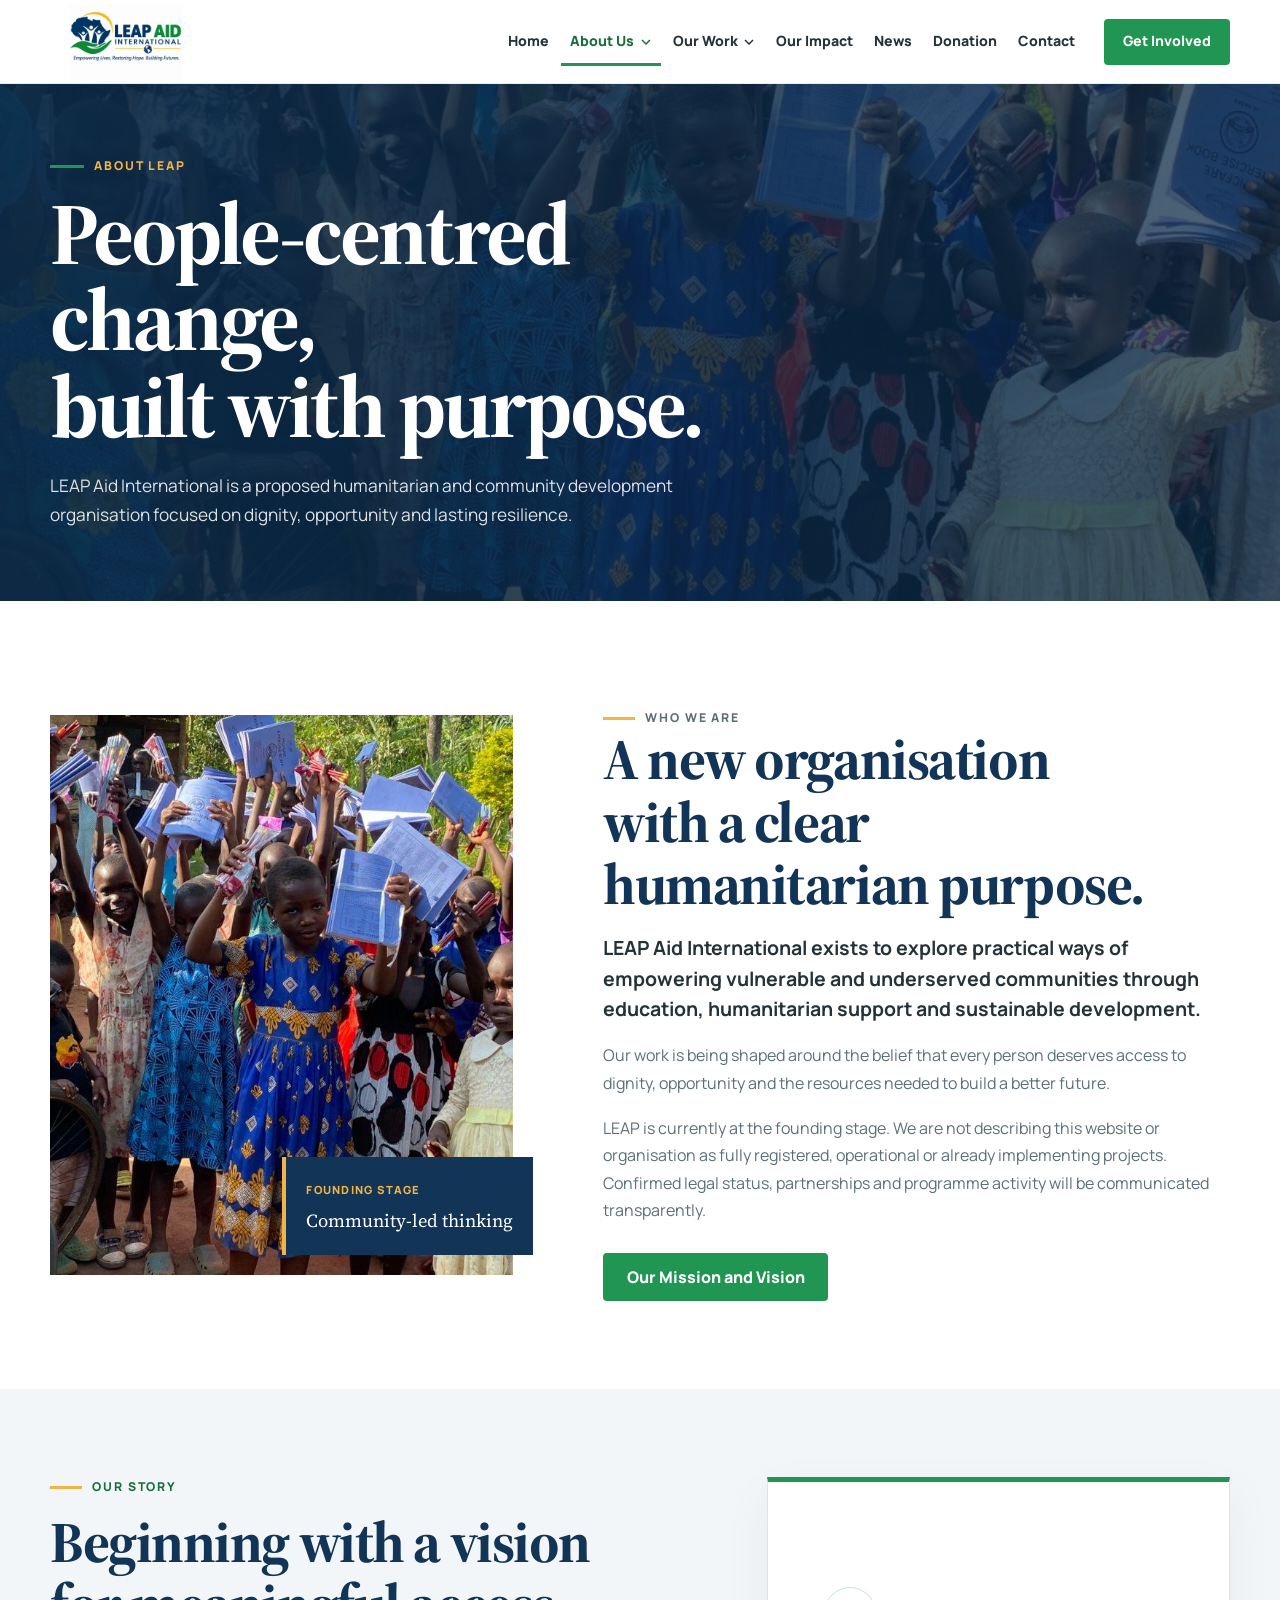
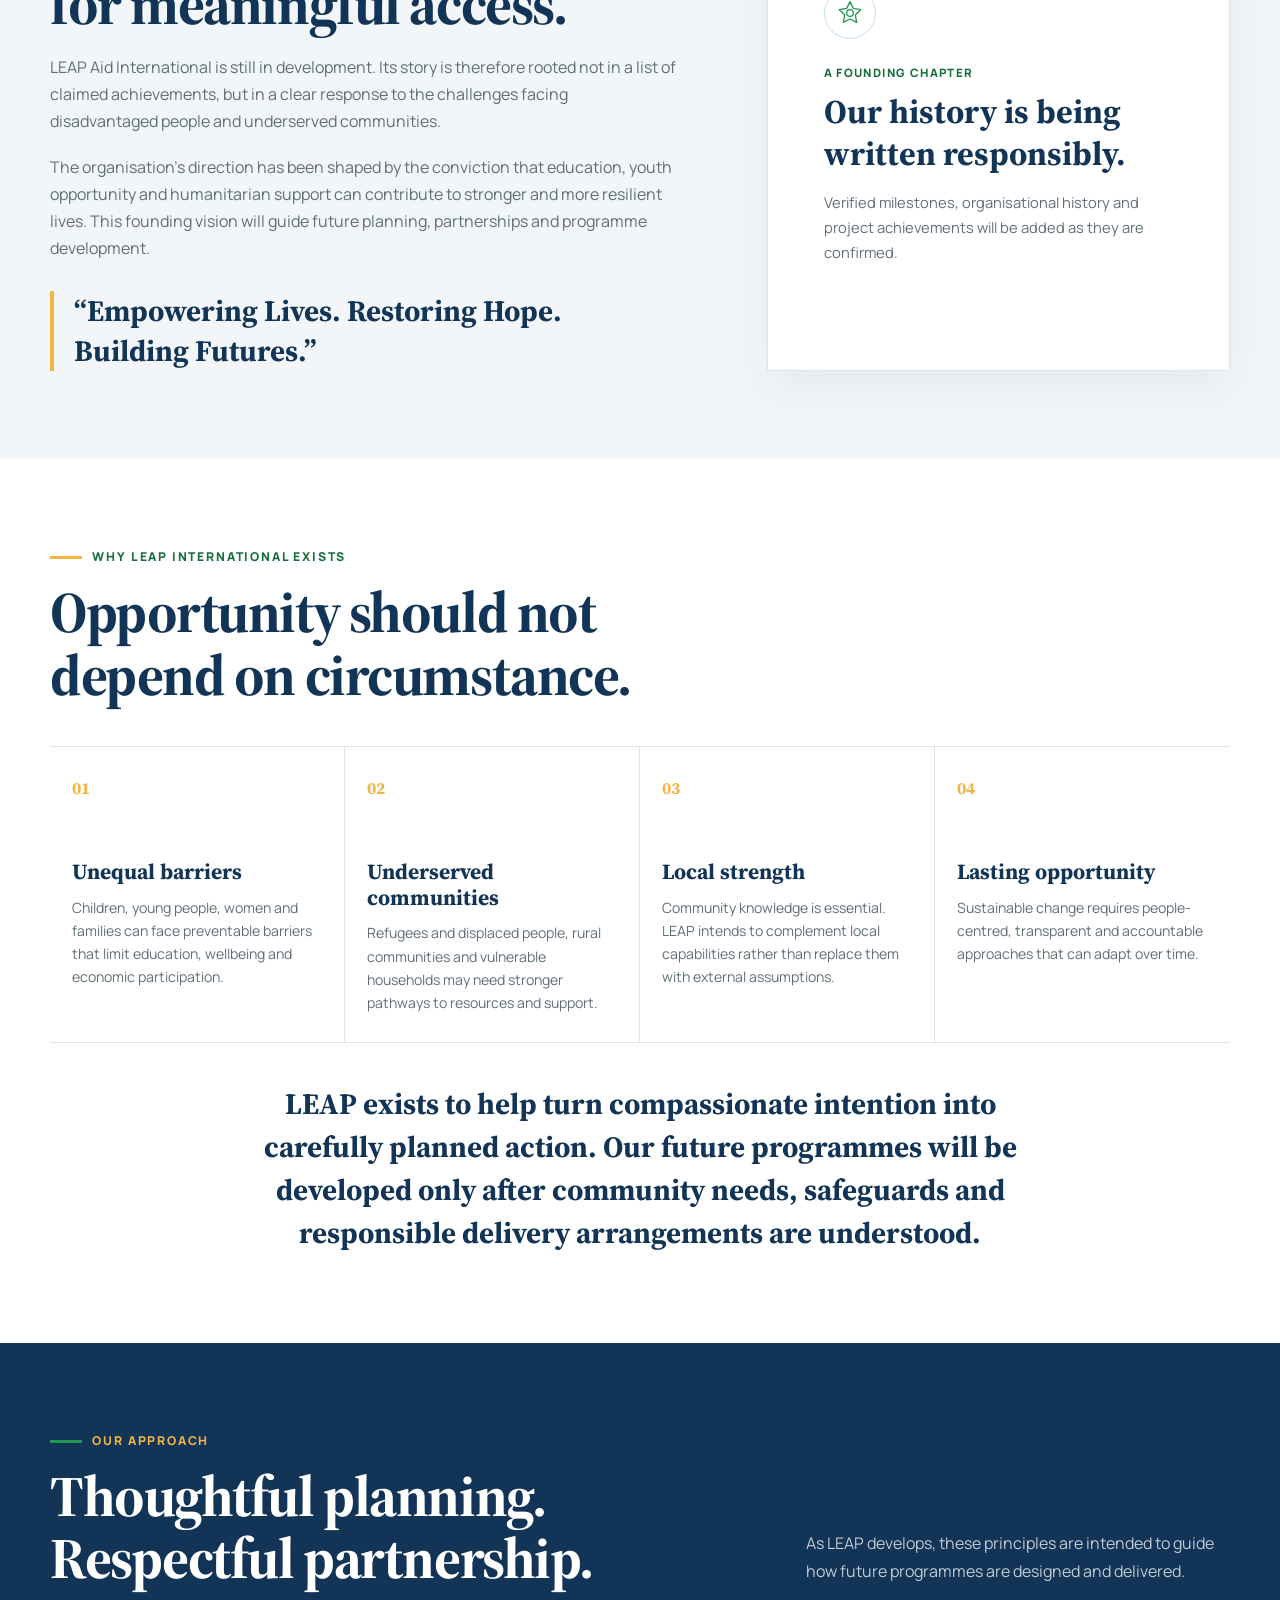
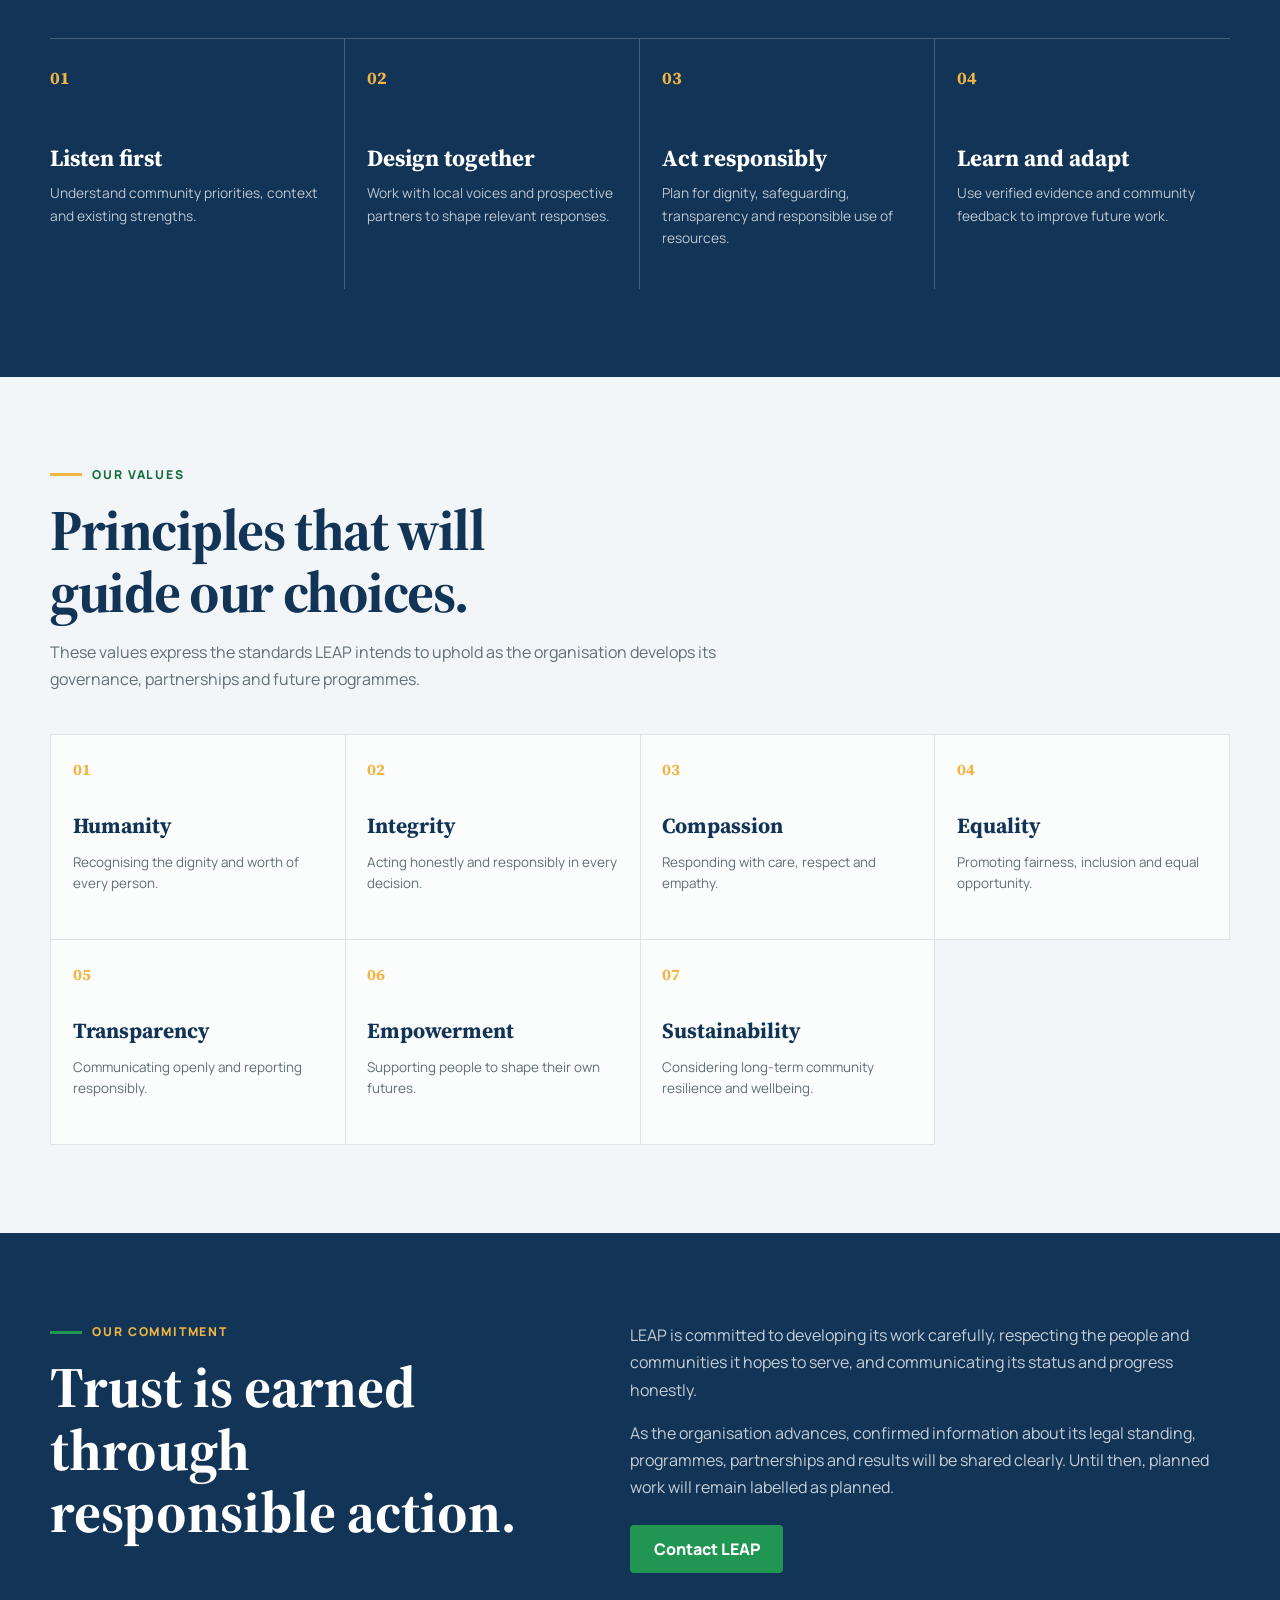
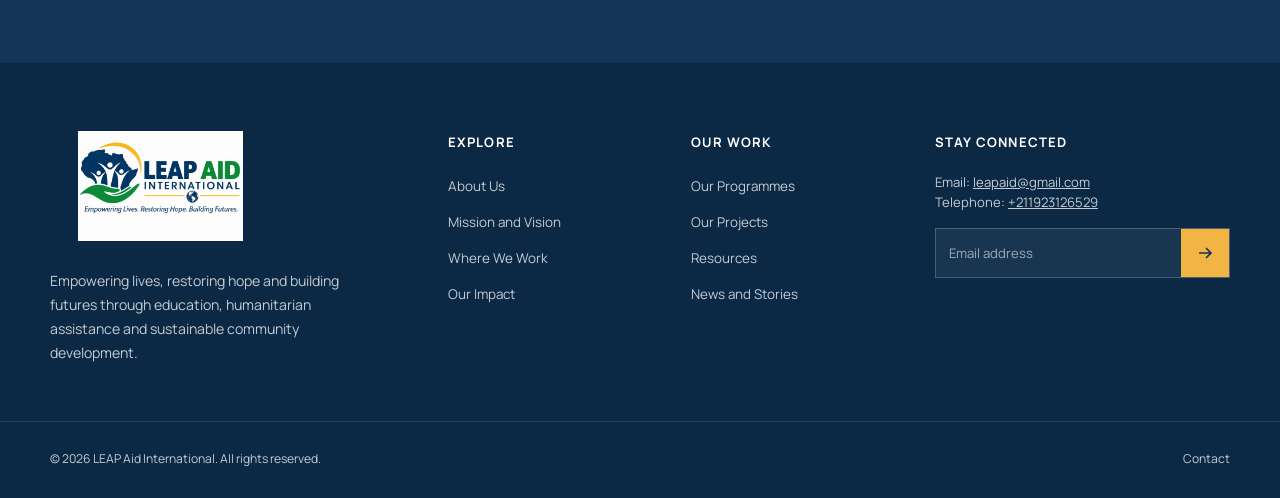
<file: about.html>
<!doctype html>
<html lang="en">
  <head>
    <meta charset="utf-8">
    <meta name="viewport" content="width=device-width, initial-scale=1">
    <meta
      name="description"
      content="Learn about LEAP Aid International, a proposed humanitarian and community development organisation."
    >
    <title>About Us | LEAP Aid International</title>

    <link rel="preconnect" href="https://fonts.googleapis.com">
    <link rel="preconnect" href="https://fonts.gstatic.com" crossorigin>
    <link
      href="https://fonts.googleapis.com/css2?family=Manrope:wght@400;500;600;700;800&family=Source+Serif+4:opsz,wght@8..60,600;8..60,700&display=swap"
      rel="stylesheet"
    >
    <link rel="stylesheet" href="css/style.css">
    <script src="js/script.js" defer></script>
  </head>
  <body>
    <a class="skip-link" href="#main-content">Skip to main content</a>

    <header class="site-header" data-header>
      <div class="container header-inner">
        <a class="brand" href="index.html" aria-label="LEAP Aid International home">
          <span class="brand-mark" aria-hidden="true">
            <span>LA</span>
          </span>
          <span class="brand-text">
            <strong>LEAP Aid</strong>
            <span>International</span>
          </span>
        </a>

        <button
          class="menu-toggle"
          type="button"
          aria-controls="primary-navigation"
          aria-expanded="false"
          data-menu-toggle
        >
          <span class="menu-toggle-label">Menu</span>
          <span class="menu-toggle-icon" aria-hidden="true">
            <span></span>
            <span></span>
            <span></span>
          </span>
        </button>

        <nav
          class="primary-navigation"
          id="primary-navigation"
          aria-label="Primary navigation"
          data-navigation
        >
          <ul class="nav-list">
            <li><a class="nav-link" href="index.html">Home</a></li>

            <li class="nav-item-dropdown" data-dropdown>
              <button
                class="nav-link dropdown-toggle active"
                type="button"
                aria-expanded="false"
                aria-controls="about-menu"
                aria-current="page"
              >
                About Us
                <svg class="dropdown-icon" viewBox="0 0 12 12" aria-hidden="true">
                  <path d="M2 4l4 4 4-4" fill="none" stroke="currentColor" stroke-width="1.5"/>
                </svg>
              </button>
              <ul class="dropdown-menu" id="about-menu">
                <li><a href="about.html" aria-current="page">About</a></li>
                <li><a href="mission-vision.html">Mission and Vision</a></li>
                <li><a href="where-we-work.html">Where We Work</a></li>
              </ul>
            </li>

            <li class="nav-item-dropdown" data-dropdown>
              <button
                class="nav-link dropdown-toggle"
                type="button"
                aria-expanded="false"
                aria-controls="work-menu"
              >
                Our Work
                <svg class="dropdown-icon" viewBox="0 0 12 12" aria-hidden="true">
                  <path d="M2 4l4 4 4-4" fill="none" stroke="currentColor" stroke-width="1.5"/>
                </svg>
              </button>
              <ul class="dropdown-menu" id="work-menu">
                <li><a href="programmes.html">Programmes</a></li>
                <li><a href="projects.html">Projects</a></li>
                <li><a href="resources.html">Resources</a></li>
              </ul>
            </li>

            <li><a class="nav-link" href="impact.html">Our Impact</a></li>
            <li><a class="nav-link" href="news.html">News</a></li>
            <li><a class="nav-link" href="donate.html">Donation</a></li>
            <li><a class="nav-link" href="contact.html">Contact</a></li>
          </ul>

          <a class="button button-primary header-cta" href="get-involved.html">
            Get Involved
          </a>
        </nav>
      </div>
    </header>

    <main id="main-content">
      <section class="page-hero page-hero-about" aria-labelledby="about-page-title">
        <div class="container page-hero-inner">
          <p class="page-hero-eyebrow">About LEAP</p>
          <h1 id="about-page-title">People-centred change,<br>built with purpose.</h1>
          <p>
            LEAP Aid International is a proposed humanitarian and community development
            organisation focused on dignity, opportunity and lasting resilience.
          </p>
        </div>
      </section>

      <section class="about-who section" aria-labelledby="who-we-are-title">
        <div class="container about-who-grid">
          <div class="about-who-media">
            <img
              src="images/hero.jfif"
              alt="Stock photograph of community members gathered together"
              width="900"
              height="1100"
              loading="eager"
            >
            <div class="about-who-caption">
              <span>Founding stage</span>
              <p>Community-led thinking</p>
            </div>
          </div>

          <div class="about-who-content">
            <p class="section-eyebrow">Who We Are</p>
            <h2 id="who-we-are-title">A new organisation with a clear humanitarian purpose.</h2>
            <p class="about-who-lead">
              LEAP Aid International exists to explore practical ways of empowering vulnerable
              and underserved communities through education, humanitarian support and sustainable development.
            </p>
            <p>
              Our work is being shaped around the belief that every person deserves access to
              dignity, opportunity and the resources needed to build a better future.
            </p>
            <p>
              LEAP is currently at the founding stage. We are not describing this website or
              organisation as fully registered, operational or already implementing projects.
              Confirmed legal status, partnerships and programme activity will be communicated transparently.
            </p>
            <a class="button button-primary" href="mission-vision.html">Our Mission and Vision</a>
          </div>
        </div>
      </section>

      <section class="about-story section" aria-labelledby="our-story-title">
        <div class="container about-story-grid">
          <div class="about-story-content">
            <p class="section-eyebrow">Our Story</p>
            <h2 id="our-story-title">Beginning with a vision for meaningful access.</h2>
            <p>
              LEAP Aid International is still in development. Its story is therefore rooted
              not in a list of claimed achievements, but in a clear response to the challenges
              facing disadvantaged people and underserved communities.
            </p>
            <p>
              The organisation’s direction has been shaped by the conviction that education,
              youth opportunity and humanitarian support can contribute to stronger and more
              resilient lives. This founding vision will guide future planning, partnerships
              and programme development.
            </p>
            <blockquote>
              “Empowering Lives. Restoring Hope. Building Futures.”
            </blockquote>
          </div>

          <aside class="story-note" aria-label="About our organisational history">
            <span class="story-note-icon" aria-hidden="true">
              <svg viewBox="0 0 48 48">
                <path d="M24 7l5 10 11 2-8 8 2 11-10-5-10 5 2-11-8-8 11-2z" fill="none" stroke="currentColor" stroke-width="2" stroke-linejoin="round"/>
                <circle cx="24" cy="24" r="5" fill="none" stroke="currentColor" stroke-width="2"/>
              </svg>
            </span>
            <p class="story-note-label">A founding chapter</p>
            <h3>Our history is being written responsibly.</h3>
            <p>
              Verified milestones, organisational history and project achievements will be
              added as they are confirmed.
            </p>
          </aside>
        </div>
      </section>

      <section class="why-leap-exists section" aria-labelledby="why-leap-title">
        <div class="container">
          <div class="why-leap-heading">
            <p class="section-eyebrow">Why LEAP International Exists</p>
            <h2 id="why-leap-title">Opportunity should not depend on circumstance.</h2>
          </div>

          <div class="why-leap-grid">
            <article>
              <span class="why-leap-number" aria-hidden="true">01</span>
              <h3>Unequal barriers</h3>
              <p>
                Children, young people, women and families can face preventable barriers
                that limit education, wellbeing and economic participation.
              </p>
            </article>

            <article>
              <span class="why-leap-number" aria-hidden="true">02</span>
              <h3>Underserved communities</h3>
              <p>
                Refugees and displaced people, rural communities and vulnerable households
                may need stronger pathways to resources and support.
              </p>
            </article>

            <article>
              <span class="why-leap-number" aria-hidden="true">03</span>
              <h3>Local strength</h3>
              <p>
                Community knowledge is essential. LEAP intends to complement local
                capabilities rather than replace them with external assumptions.
              </p>
            </article>

            <article>
              <span class="why-leap-number" aria-hidden="true">04</span>
              <h3>Lasting opportunity</h3>
              <p>
                Sustainable change requires people-centred, transparent and accountable
                approaches that can adapt over time.
              </p>
            </article>
          </div>

          <div class="why-leap-conclusion">
            <p>
              LEAP exists to help turn compassionate intention into carefully planned action.
              Our future programmes will be developed only after community needs, safeguards
              and responsible delivery arrangements are understood.
            </p>
          </div>
        </div>
      </section>

      <section class="about-approach section" aria-labelledby="approach-title">
        <div class="container">
          <div class="approach-intro">
            <div>
              <p class="section-eyebrow">Our Approach</p>
              <h2 id="approach-title">Thoughtful planning. Respectful partnership.</h2>
            </div>
            <p>
              As LEAP develops, these principles are intended to guide how future programmes
              are designed and delivered.
            </p>
          </div>

          <ol class="approach-steps">
            <li>
              <span class="approach-step-number">01</span>
              <div>
                <h3>Listen first</h3>
                <p>Understand community priorities, context and existing strengths.</p>
              </div>
            </li>
            <li>
              <span class="approach-step-number">02</span>
              <div>
                <h3>Design together</h3>
                <p>Work with local voices and prospective partners to shape relevant responses.</p>
              </div>
            </li>
            <li>
              <span class="approach-step-number">03</span>
              <div>
                <h3>Act responsibly</h3>
                <p>Plan for dignity, safeguarding, transparency and responsible use of resources.</p>
              </div>
            </li>
            <li>
              <span class="approach-step-number">04</span>
              <div>
                <h3>Learn and adapt</h3>
                <p>Use verified evidence and community feedback to improve future work.</p>
              </div>
            </li>
          </ol>
        </div>
      </section>

      <section class="about-values section" aria-labelledby="values-title">
        <div class="container">
          <div class="about-values-heading">
            <p class="section-eyebrow">Our Values</p>
            <h2 id="values-title">Principles that will guide our choices.</h2>
            <p>
              These values express the standards LEAP intends to uphold as the organisation
              develops its governance, partnerships and future programmes.
            </p>
          </div>

          <div class="about-values-grid">
            <article><span>01</span><h3>Humanity</h3><p>Recognising the dignity and worth of every person.</p></article>
            <article><span>02</span><h3>Integrity</h3><p>Acting honestly and responsibly in every decision.</p></article>
            <article><span>03</span><h3>Compassion</h3><p>Responding with care, respect and empathy.</p></article>
            <article><span>04</span><h3>Equality</h3><p>Promoting fairness, inclusion and equal opportunity.</p></article>
            <article><span>05</span><h3>Transparency</h3><p>Communicating openly and reporting responsibly.</p></article>
            <article><span>06</span><h3>Empowerment</h3><p>Supporting people to shape their own futures.</p></article>
            <article><span>07</span><h3>Sustainability</h3><p>Considering long-term community resilience and wellbeing.</p></article>
          </div>
        </div>
      </section>

      <section class="about-commitment" aria-labelledby="commitment-title">
        <div class="container about-commitment-inner">
          <div>
            <p class="section-eyebrow">Our Commitment</p>
            <h2 id="commitment-title">Trust is earned through responsible action.</h2>
          </div>
          <div class="about-commitment-copy">
            <p>
              LEAP is committed to developing its work carefully, respecting the people and
              communities it hopes to serve, and communicating its status and progress honestly.
            </p>
            <p>
              As the organisation advances, confirmed information about its legal standing,
              programmes, partnerships and results will be shared clearly. Until then, planned
              work will remain labelled as planned.
            </p>
            <a class="button button-primary" href="contact.html">Contact LEAP</a>
          </div>
        </div>
      </section>
    </main>

    <footer class="site-footer">
      <div class="container footer-main">
        <div class="footer-brand-column">
          <a class="brand brand-footer" href="index.html" aria-label="LEAP Aid International home">
            <span class="brand-mark" aria-hidden="true"><span>LA</span></span>
            <span class="brand-text">
              <strong>LEAP Aid</strong>
              <span>International</span>
            </span>
          </a>
          <p>
            Empowering lives, restoring hope and building futures through education,
            humanitarian assistance and sustainable community development.
          </p>
        </div>

        <nav class="footer-link-column" aria-label="Explore">
          <h2>Explore</h2>
          <ul>
            <li><a href="about.html">About Us</a></li>
            <li><a href="mission-vision.html">Mission and Vision</a></li>
            <li><a href="where-we-work.html">Where We Work</a></li>
            <li><a href="impact.html">Our Impact</a></li>
          </ul>
        </nav>

        <nav class="footer-link-column" aria-label="Our work">
          <h2>Our Work</h2>
          <ul>
            <li><a href="programmes.html">Our Programmes</a></li>
            <li><a href="projects.html">Our Projects</a></li>
            <li><a href="resources.html">Resources</a></li>
            <li><a href="news.html">News and Stories</a></li>
          </ul>
        </nav>

        <div class="footer-connect-column">
          <h2>Stay Connected</h2>
          <p>Email: <a href="mailto:leapaid@gmail.com">leapaid@gmail.com</a><br>Telephone: <a href="tel:+211923126529">+211923126529</a></p>
          <form class="newsletter-form" novalidate data-newsletter-form>
            <label for="newsletter-email">Email address</label>
            <div class="newsletter-fields">
              <input
                id="newsletter-email"
                name="email"
                type="email"
                autocomplete="email"
                placeholder="Email address"
                aria-describedby="newsletter-status"
              >
              <button type="submit" aria-label="Submit newsletter form">
                <svg viewBox="0 0 20 20" aria-hidden="true">
                  <path d="M4 10h11M11 5l5 5-5 5" fill="none" stroke="currentColor" stroke-width="1.7"/>
                </svg>
              </button>
            </div>
            <p class="newsletter-status" id="newsletter-status" role="status" aria-live="polite"></p>
          </form>
        </div>
      </div>

      <div class="footer-bottom">
        <div class="container footer-bottom-inner">
          <p>&copy; <span data-current-year></span> LEAP Aid International. All rights reserved.</p>
          <nav aria-label="Footer links">
            <a href="contact.html">Contact</a>
          </nav>
        </div>
      </div>
    </footer>

    <button class="back-to-top" type="button" aria-label="Back to top" data-back-to-top>
      <svg viewBox="0 0 20 20" aria-hidden="true">
        <path d="M10 16V5M5 10l5-5 5 5" fill="none" stroke="currentColor" stroke-width="1.7"/>
      </svg>
    </button>
  </body>
</html>
</file>
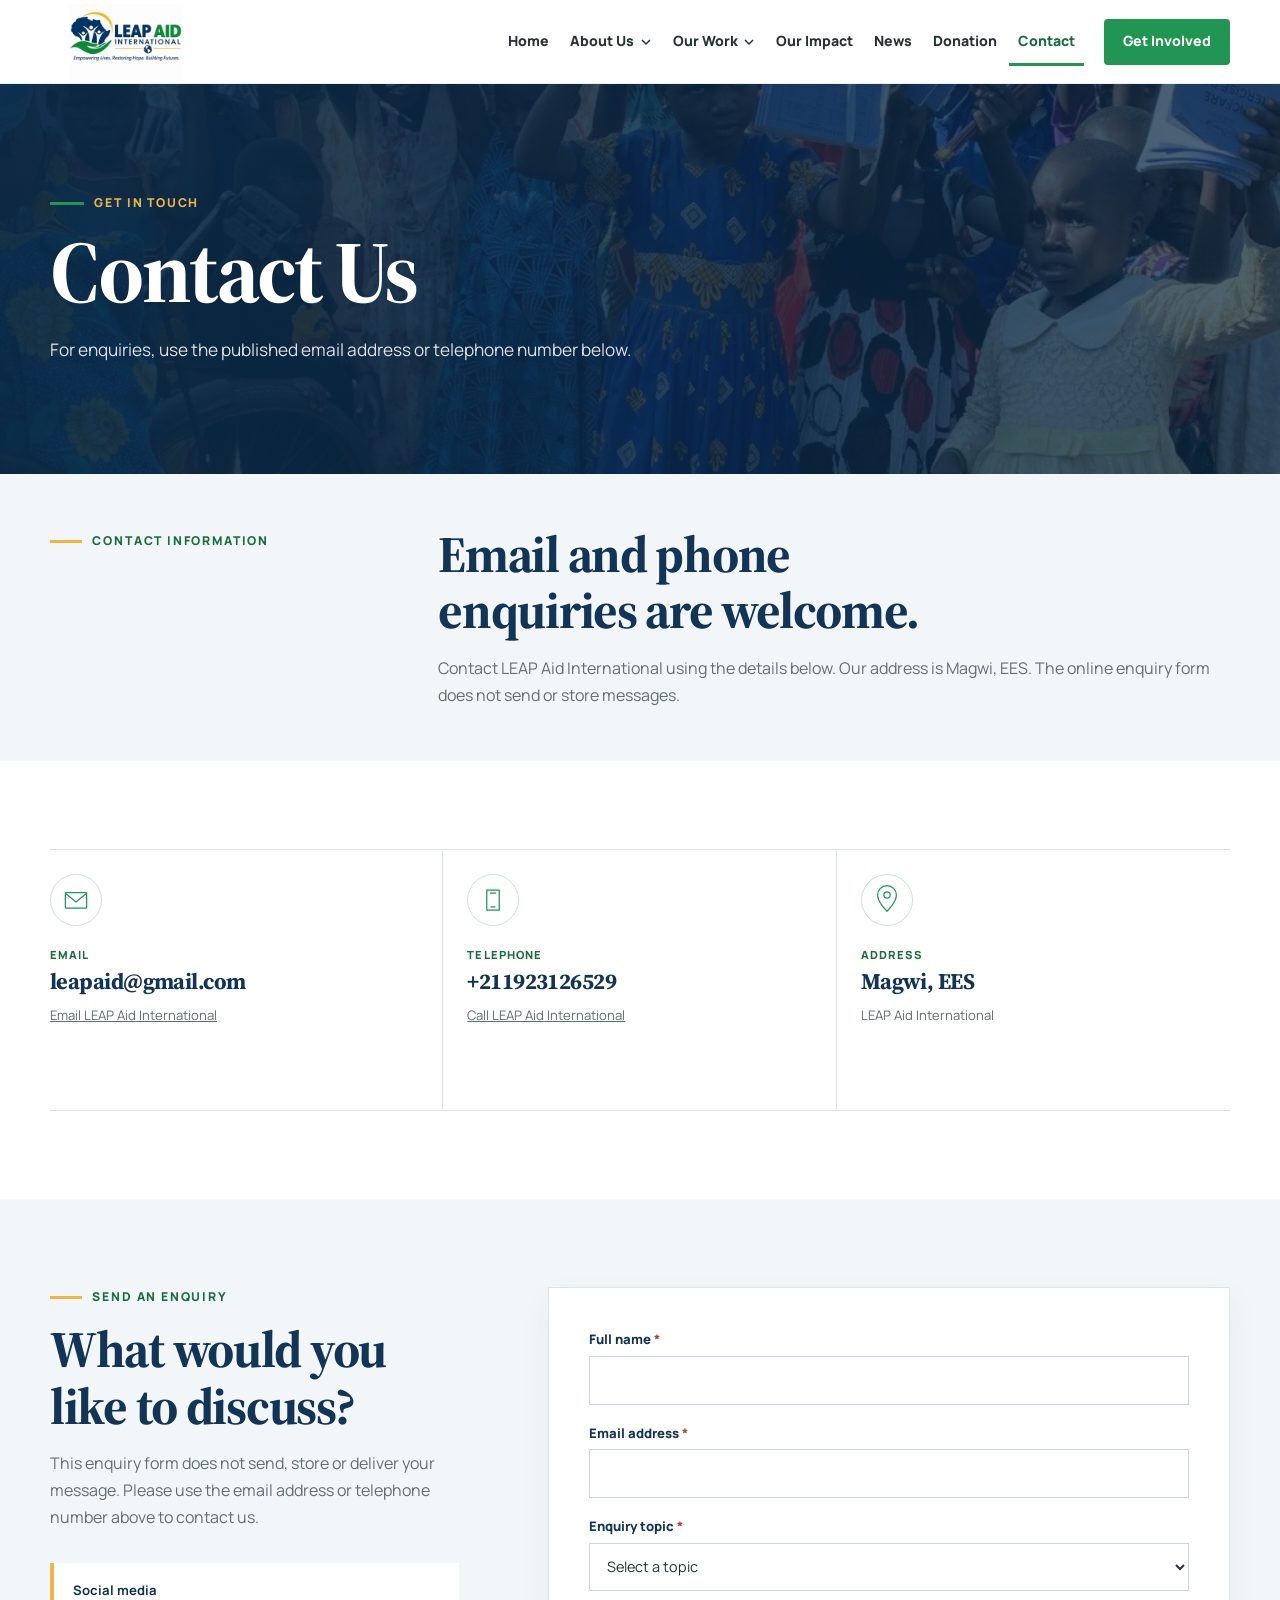
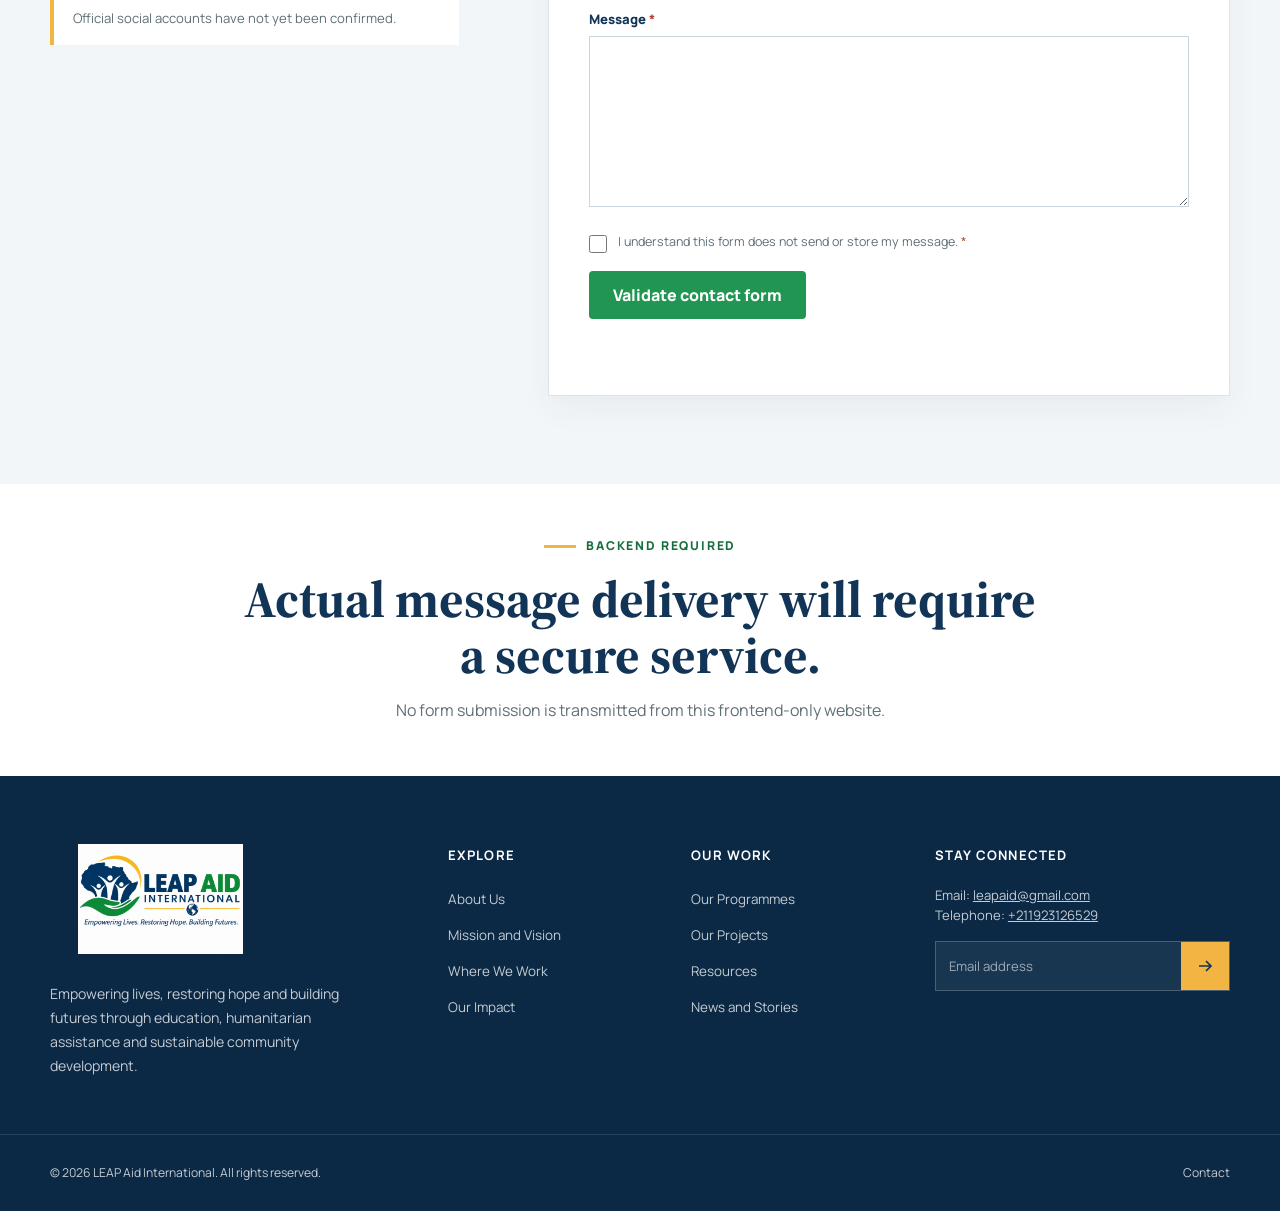
<file: contact.html>
<!doctype html>
<html lang="en">
  <head>
    <meta charset="utf-8">
    <meta name="viewport" content="width=device-width, initial-scale=1">
    <meta name="description" content="Contact LEAP Aid International in Magwi, EES, by phone or email. The online enquiry form does not send messages.">
    <title>Contact Us | LEAP Aid International</title>
    <link rel="preconnect" href="https://fonts.googleapis.com">
    <link rel="preconnect" href="https://fonts.gstatic.com" crossorigin>
    <link href="https://fonts.googleapis.com/css2?family=Manrope:wght@400;500;600;700;800&family=Source+Serif+4:opsz,wght@8..60,600;8..60,700&display=swap" rel="stylesheet">
    <link rel="stylesheet" href="css/style.css">
    <script src="js/script.js" defer></script>
  </head>
  <body>
    <a class="skip-link" href="#main-content">Skip to main content</a>
    <header class="site-header" data-header>
      <div class="container header-inner">
        <a class="brand" href="index.html" aria-label="LEAP Aid International home"><span class="brand-mark" aria-hidden="true"><span>LA</span></span><span class="brand-text"><strong>LEAP Aid</strong><span>International</span></span></a>
        <button class="menu-toggle" type="button" aria-controls="primary-navigation" aria-expanded="false" data-menu-toggle><span class="menu-toggle-label">Menu</span><span class="menu-toggle-icon" aria-hidden="true"><span></span><span></span><span></span></span></button>
        <nav class="primary-navigation" id="primary-navigation" aria-label="Primary navigation" data-navigation>
          <ul class="nav-list">
            <li><a class="nav-link" href="index.html">Home</a></li>
            <li class="nav-item-dropdown" data-dropdown><button class="nav-link dropdown-toggle" type="button" aria-expanded="false" aria-controls="about-menu">About Us<svg class="dropdown-icon" viewBox="0 0 12 12" aria-hidden="true"><path d="M2 4l4 4 4-4" fill="none" stroke="currentColor" stroke-width="1.5"/></svg></button><ul class="dropdown-menu" id="about-menu"><li><a href="about.html">About</a></li><li><a href="mission-vision.html">Mission and Vision</a></li><li><a href="where-we-work.html">Where We Work</a></li></ul></li>
            <li class="nav-item-dropdown" data-dropdown><button class="nav-link dropdown-toggle" type="button" aria-expanded="false" aria-controls="work-menu">Our Work<svg class="dropdown-icon" viewBox="0 0 12 12" aria-hidden="true"><path d="M2 4l4 4 4-4" fill="none" stroke="currentColor" stroke-width="1.5"/></svg></button><ul class="dropdown-menu" id="work-menu"><li><a href="programmes.html">Programmes</a></li><li><a href="projects.html">Projects</a></li><li><a href="resources.html">Resources</a></li></ul></li>
            <li><a class="nav-link" href="impact.html">Our Impact</a></li><li><a class="nav-link" href="news.html">News</a></li><li><a class="nav-link" href="donate.html">Donation</a></li><li><a class="nav-link active" href="contact.html" aria-current="page">Contact</a></li>
          </ul><a class="button button-primary header-cta" href="get-involved.html">Get Involved</a>
        </nav>
      </div>
    </header>

    <main id="main-content">
      <section class="page-hero" aria-labelledby="page-title">
        <div class="container page-hero-inner">
          <p class="page-hero-eyebrow">Get in Touch</p>
          <h1 id="page-title">Contact Us</h1>
          <p>For enquiries, use the published email address or telephone number below.</p>
        </div>
      </section>

      <section class="contact-intro section">
        <div class="container contact-intro-grid">
          <p class="section-eyebrow">Contact information</p>
          <div>
            <h2>Email and phone enquiries are welcome.</h2>
            <p>
              Contact LEAP Aid International using the details below. Our address is
              Magwi, EES. The online enquiry form does not send or store messages.
            </p>
          </div>
        </div>
      </section>

      <section class="contact-details section" aria-label="Contact details">
        <div class="container contact-details-grid">
          <article>
            <span class="contact-detail-icon" aria-hidden="true"><svg viewBox="0 0 48 48"><rect x="7" y="12" width="34" height="25" rx="1" fill="none" stroke="currentColor" stroke-width="2"/><path d="M8 14l16 13 16-13" fill="none" stroke="currentColor" stroke-width="2"/></svg></span>
            <p>Email</p><h2>leapaid@gmail.com</h2><span><a href="mailto:leapaid@gmail.com">Email LEAP Aid International</a></span>
          </article>
          <article>
            <span class="contact-detail-icon" aria-hidden="true"><svg viewBox="0 0 48 48"><path d="M14 8h20v32H14zM20 13h8M21 35h6" fill="none" stroke="currentColor" stroke-width="2" stroke-linecap="round"/></svg></span>
            <p>Telephone</p><h2>+211923126529</h2><span><a href="tel:+211923126529">Call LEAP Aid International</a></span>
          </article>
          <article>
            <span class="contact-detail-icon" aria-hidden="true"><svg viewBox="0 0 48 48"><path d="M24 42s15-14 15-26a15 15 0 10-30 0c0 12 15 26 15 26z" fill="none" stroke="currentColor" stroke-width="2"/><circle cx="24" cy="16" r="5" fill="none" stroke="currentColor" stroke-width="2"/></svg></span>
            <p>Address</p><h2>Magwi, EES</h2><span>LEAP Aid International</span>
          </article>
        </div>
      </section>

      <section class="contact-form-section section" aria-labelledby="contact-form-title">
        <div class="container contact-form-layout">
          <div class="contact-form-aside">
            <p class="section-eyebrow">Send an enquiry</p>
            <h2 id="contact-form-title">What would you like to discuss?</h2>
            <p>
              This enquiry form does not send, store or deliver your message. Please use
              the email address or telephone number above to contact us.
            </p>
            <div class="contact-social-note">
              <strong>Social media</strong>
              <span>Official social accounts have not yet been confirmed.</span>
            </div>
          </div>

          <form class="involvement-form contact-form" novalidate data-demo-form>
            <div class="form-field">
              <label for="contact-name">Full name <span aria-hidden="true">*</span></label>
              <input id="contact-name" name="name" type="text" autocomplete="name" required minlength="2">
            </div>
            <div class="form-field">
              <label for="contact-email">Email address <span aria-hidden="true">*</span></label>
              <input id="contact-email" name="email" type="email" autocomplete="email" required>
            </div>
            <div class="form-field">
              <label for="contact-topic">Enquiry topic <span aria-hidden="true">*</span></label>
              <select id="contact-topic" name="topic" required>
                <option value="">Select a topic</option>
                <option>General enquiry</option>
                <option>Partnership enquiry</option>
                <option>Volunteering enquiry</option>
                <option>Media enquiry</option>
                <option>Other</option>
              </select>
            </div>
            <div class="form-field">
              <label for="contact-message">Message <span aria-hidden="true">*</span></label>
              <textarea id="contact-message" name="message" rows="6" required minlength="10"></textarea>
            </div>
            <label class="form-checkbox" for="contact-consent">
              <input id="contact-consent" name="consent" type="checkbox" required>
              <span>I understand this form does not send or store my message. <span aria-hidden="true">*</span></span>
            </label>
            <button class="button button-primary" type="submit">Validate contact form</button>
            <p class="form-status" role="status" aria-live="polite"></p>
          </form>
        </div>
      </section>

      <section class="contact-backend-note">
        <div class="container">
          <p class="section-eyebrow">Backend required</p>
          <h2>Actual message delivery will require a secure service.</h2>
          <p>No form submission is transmitted from this frontend-only website.</p>
        </div>
      </section>
    </main>

    <footer class="site-footer">
      <div class="container footer-main">
        <div class="footer-brand-column"><a class="brand brand-footer" href="index.html" aria-label="LEAP Aid International home"><span class="brand-mark" aria-hidden="true"><span>LA</span></span><span class="brand-text"><strong>LEAP Aid</strong><span>International</span></span></a><p>Empowering lives, restoring hope and building futures through education, humanitarian assistance and sustainable community development.</p></div>
        <nav class="footer-link-column" aria-label="Explore"><h2>Explore</h2><ul><li><a href="about.html">About Us</a></li><li><a href="mission-vision.html">Mission and Vision</a></li><li><a href="where-we-work.html">Where We Work</a></li><li><a href="impact.html">Our Impact</a></li></ul></nav>
        <nav class="footer-link-column" aria-label="Our work"><h2>Our Work</h2><ul><li><a href="programmes.html">Our Programmes</a></li><li><a href="projects.html">Our Projects</a></li><li><a href="resources.html">Resources</a></li><li><a href="news.html">News and Stories</a></li></ul></nav>
        <div class="footer-connect-column"><h2>Stay Connected</h2><p>Email: <a href="mailto:leapaid@gmail.com">leapaid@gmail.com</a><br>Telephone: <a href="tel:+211923126529">+211923126529</a></p><form class="newsletter-form" novalidate data-newsletter-form><label for="newsletter-email">Email address</label><div class="newsletter-fields"><input id="newsletter-email" name="email" type="email" autocomplete="email" placeholder="Email address" aria-describedby="newsletter-status"><button type="submit" aria-label="Submit newsletter form"><svg viewBox="0 0 20 20" aria-hidden="true"><path d="M4 10h11M11 5l5 5-5 5" fill="none" stroke="currentColor" stroke-width="1.7"/></svg></button></div><p class="newsletter-status" id="newsletter-status" role="status" aria-live="polite"></p></form></div>
      </div>
      <div class="footer-bottom"><div class="container footer-bottom-inner"><p>&copy; <span data-current-year></span> LEAP Aid International. All rights reserved.</p><nav aria-label="Footer links"><a href="contact.html">Contact</a></nav></div></div>
    </footer>
    <button class="back-to-top" type="button" aria-label="Back to top" data-back-to-top><svg viewBox="0 0 20 20" aria-hidden="true"><path d="M10 16V5M5 10l5-5 5 5" fill="none" stroke="currentColor" stroke-width="1.7"/></svg></button>
  </body>
</html>
</file>
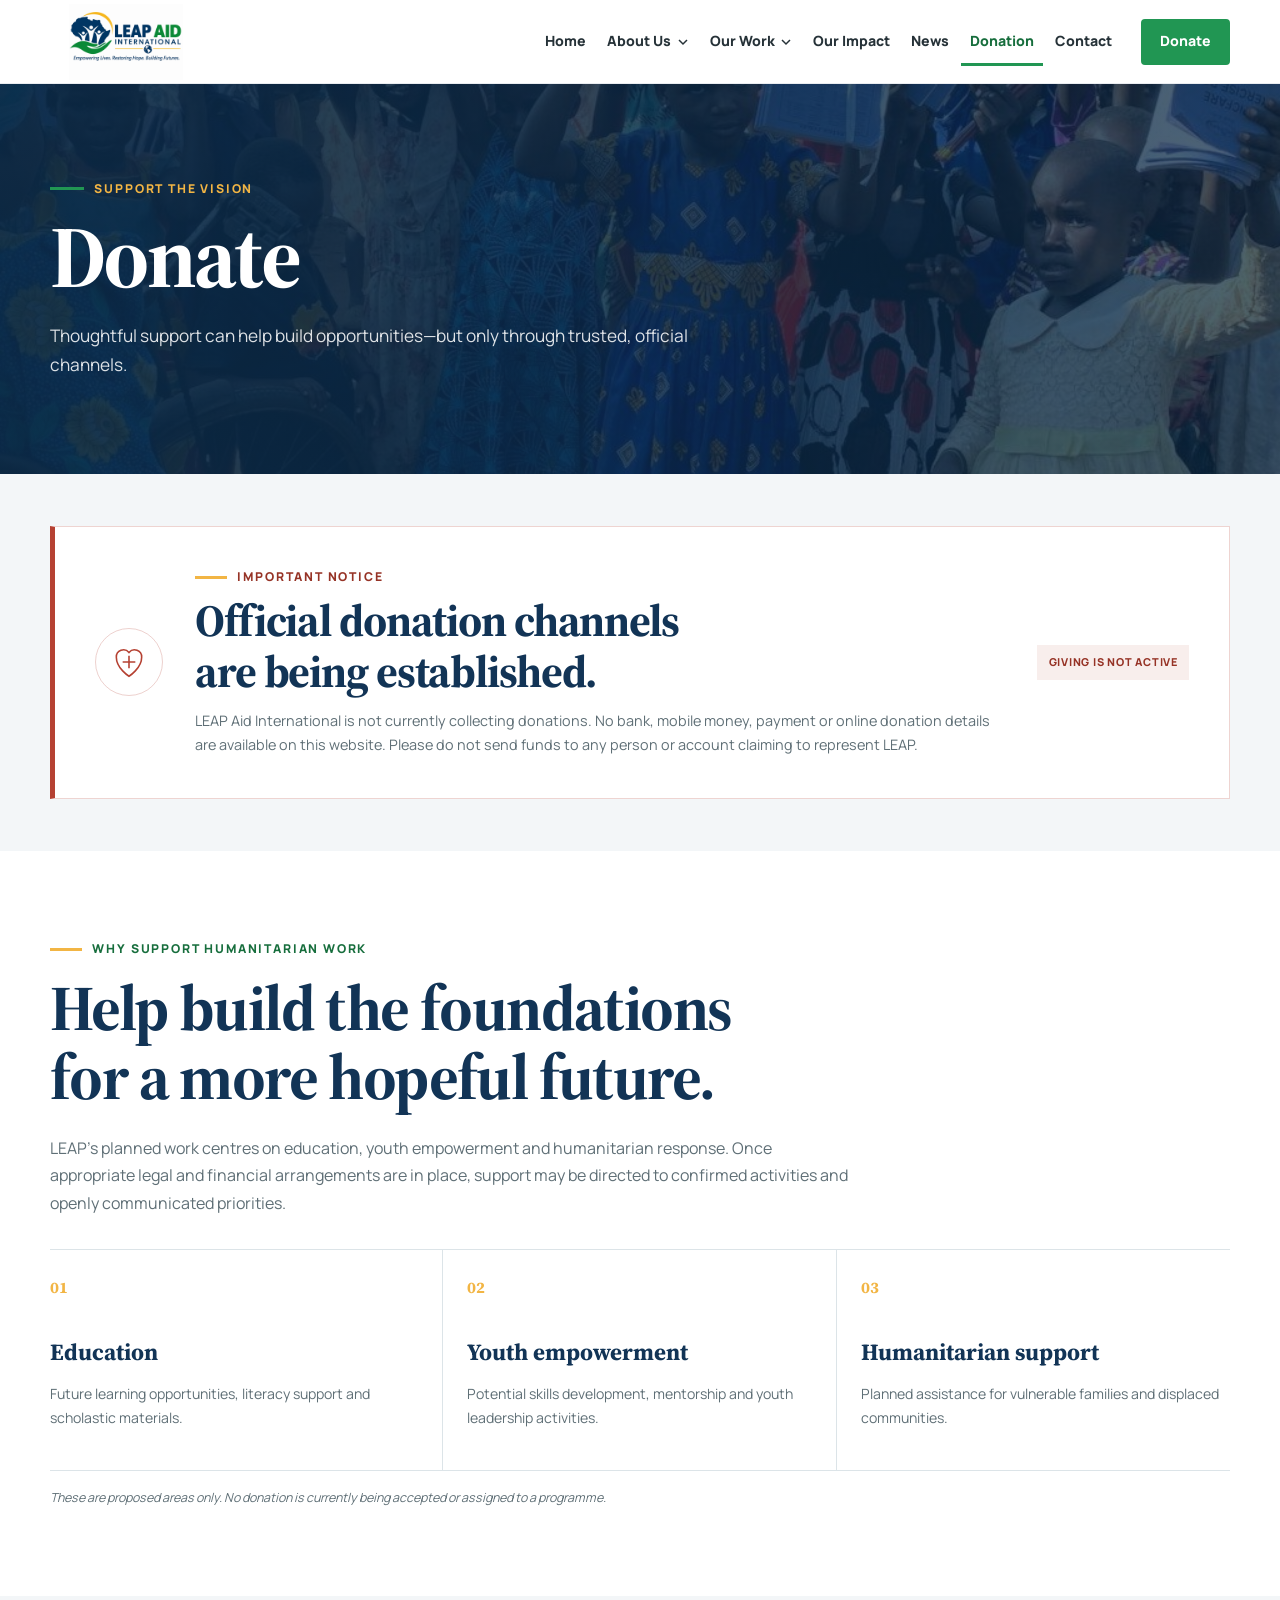
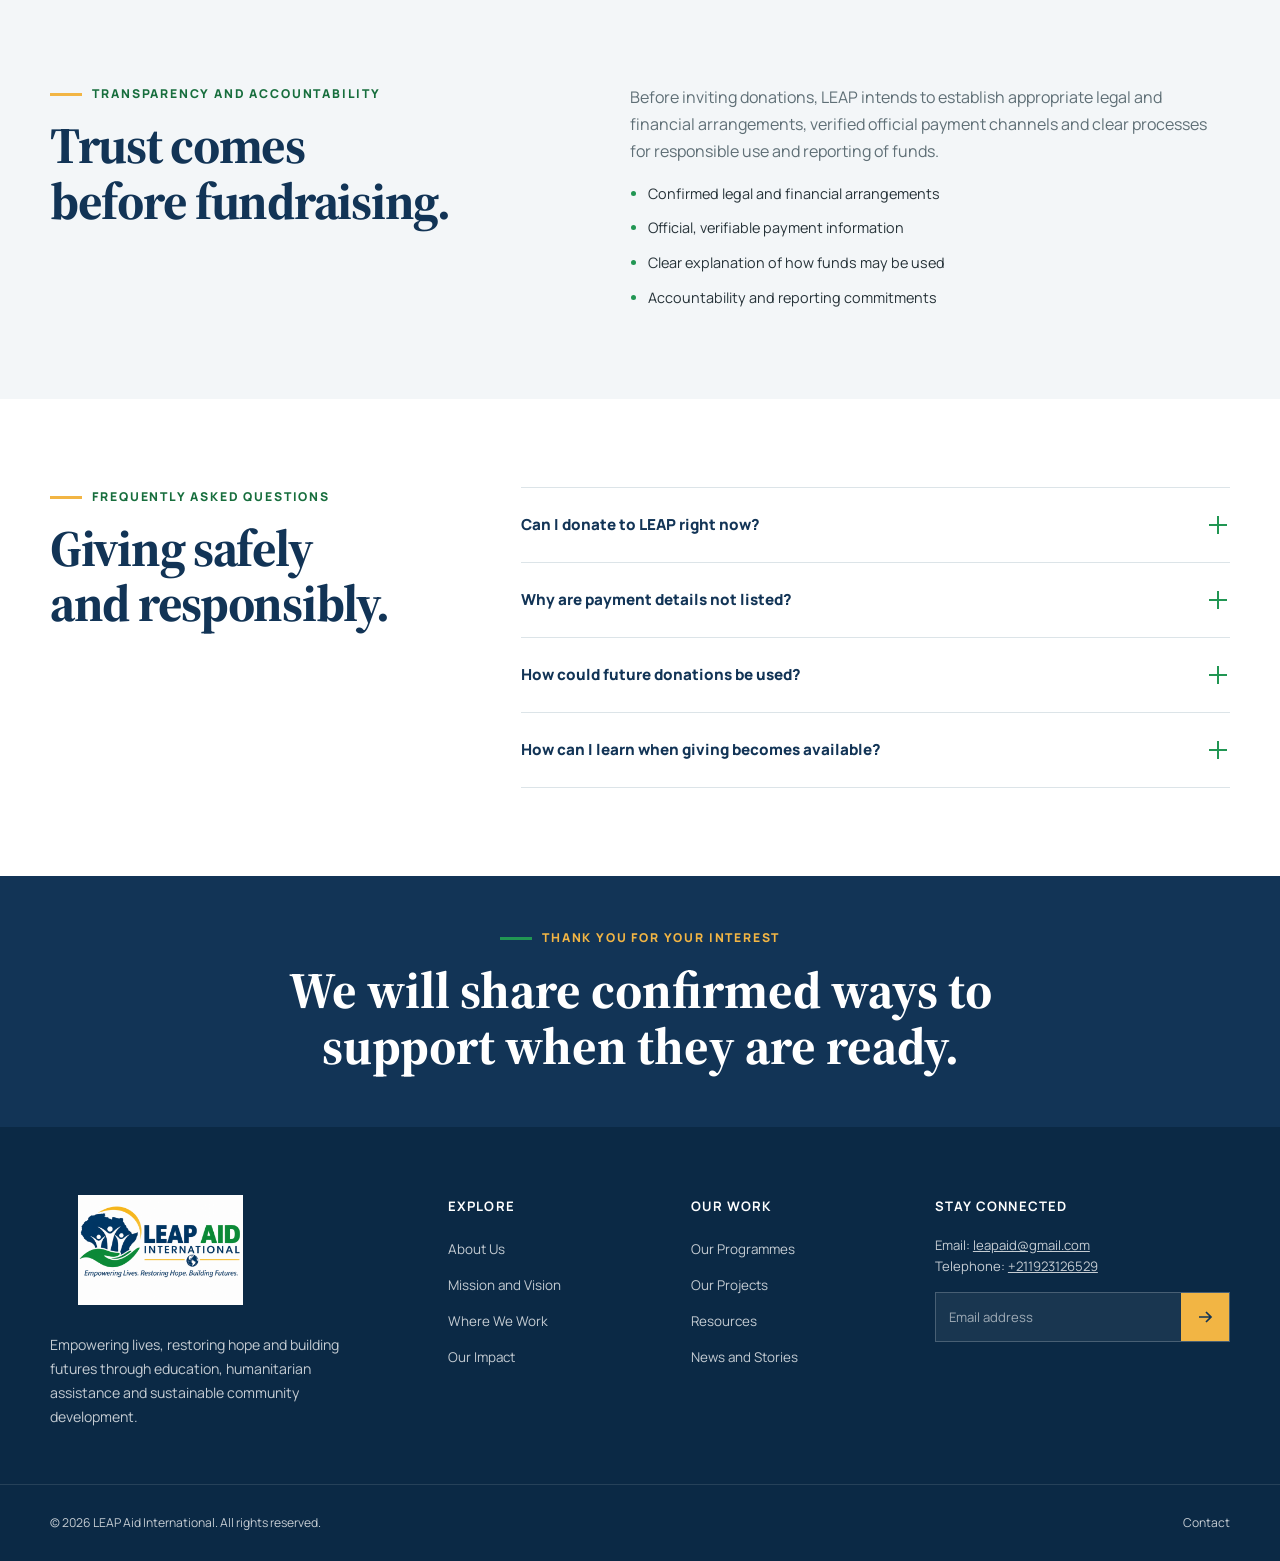
<file: donate.html>
<!doctype html>
<html lang="en">
  <head>
    <meta charset="utf-8">
    <meta name="viewport" content="width=device-width, initial-scale=1">
    <meta name="description" content="Learn how future support may help LEAP Aid International and why official donation channels are not yet active.">
    <title>Donate | LEAP Aid International</title>
    <link rel="preconnect" href="https://fonts.googleapis.com">
    <link rel="preconnect" href="https://fonts.gstatic.com" crossorigin>
    <link href="https://fonts.googleapis.com/css2?family=Manrope:wght@400;500;600;700;800&family=Source+Serif+4:opsz,wght@8..60,600;8..60,700&display=swap" rel="stylesheet">
    <link rel="stylesheet" href="css/style.css">
    <script src="js/script.js" defer></script>
  </head>
  <body>
    <a class="skip-link" href="#main-content">Skip to main content</a>
    <header class="site-header" data-header>
      <div class="container header-inner">
        <a class="brand" href="index.html" aria-label="LEAP Aid International home"><span class="brand-mark" aria-hidden="true"><span>LA</span></span><span class="brand-text"><strong>LEAP Aid</strong><span>International</span></span></a>
        <button class="menu-toggle" type="button" aria-controls="primary-navigation" aria-expanded="false" data-menu-toggle><span class="menu-toggle-label">Menu</span><span class="menu-toggle-icon" aria-hidden="true"><span></span><span></span><span></span></span></button>
        <nav class="primary-navigation" id="primary-navigation" aria-label="Primary navigation" data-navigation>
          <ul class="nav-list">
            <li><a class="nav-link" href="index.html">Home</a></li>
            <li class="nav-item-dropdown" data-dropdown><button class="nav-link dropdown-toggle" type="button" aria-expanded="false" aria-controls="about-menu">About Us<svg class="dropdown-icon" viewBox="0 0 12 12" aria-hidden="true"><path d="M2 4l4 4 4-4" fill="none" stroke="currentColor" stroke-width="1.5"/></svg></button><ul class="dropdown-menu" id="about-menu"><li><a href="about.html">About</a></li><li><a href="mission-vision.html">Mission and Vision</a></li><li><a href="where-we-work.html">Where We Work</a></li></ul></li>
            <li class="nav-item-dropdown" data-dropdown><button class="nav-link dropdown-toggle" type="button" aria-expanded="false" aria-controls="work-menu">Our Work<svg class="dropdown-icon" viewBox="0 0 12 12" aria-hidden="true"><path d="M2 4l4 4 4-4" fill="none" stroke="currentColor" stroke-width="1.5"/></svg></button><ul class="dropdown-menu" id="work-menu"><li><a href="programmes.html">Programmes</a></li><li><a href="projects.html">Projects</a></li><li><a href="resources.html">Resources</a></li></ul></li>
            <li><a class="nav-link" href="impact.html">Our Impact</a></li><li><a class="nav-link" href="news.html">News</a></li><li><a class="nav-link active" href="donate.html" aria-current="page">Donation</a></li><li><a class="nav-link" href="contact.html">Contact</a></li>
          </ul><a class="button button-primary header-cta" href="donate.html">Donate</a>
        </nav>
      </div>
    </header>

    <main id="main-content">
      <section class="page-hero" aria-labelledby="page-title">
        <div class="container page-hero-inner">
          <p class="page-hero-eyebrow">Support the Vision</p>
          <h1 id="page-title">Donate</h1>
          <p>Thoughtful support can help build opportunities—but only through trusted, official channels.</p>
        </div>
      </section>

      <section class="donation-status section" aria-labelledby="donation-status-title">
        <div class="container donation-status-panel">
          <div class="donation-status-symbol" aria-hidden="true">
            <svg viewBox="0 0 48 48"><path d="M24 42S8 32 8 18a9 9 0 0116-6 9 9 0 0116 6c0 14-16 24-16 24z" fill="none" stroke="currentColor" stroke-width="2"/><path d="M16 24h16M24 16v16" fill="none" stroke="currentColor" stroke-width="2"/></svg>
          </div>
          <div>
            <p class="section-eyebrow">Important notice</p>
            <h2 id="donation-status-title">Official donation channels are being established.</h2>
            <p>
              LEAP Aid International is not currently collecting donations. No bank,
              mobile money, payment or online donation details are available on this website.
              Please do not send funds to any person or account claiming to represent LEAP.
            </p>
          </div>
          <span class="donation-not-available">Giving is not active</span>
        </div>
      </section>

      <section class="donation-purpose section" aria-labelledby="donation-purpose-title">
        <div class="container">
          <div class="section-heading">
            <p class="section-eyebrow">Why support humanitarian work</p>
            <h2 id="donation-purpose-title">Help build the foundations for a more hopeful future.</h2>
          </div>
          <p class="donation-purpose-intro">
            LEAP’s planned work centres on education, youth empowerment and humanitarian
            response. Once appropriate legal and financial arrangements are in place,
            support may be directed to confirmed activities and openly communicated priorities.
          </p>
          <div class="donation-areas-grid">
            <article><span>01</span><h3>Education</h3><p>Future learning opportunities, literacy support and scholastic materials.</p></article>
            <article><span>02</span><h3>Youth empowerment</h3><p>Potential skills development, mentorship and youth leadership activities.</p></article>
            <article><span>03</span><h3>Humanitarian support</h3><p>Planned assistance for vulnerable families and displaced communities.</p></article>
          </div>
          <p class="donation-areas-note">These are proposed areas only. No donation is currently being accepted or assigned to a programme.</p>
        </div>
      </section>

      <section class="donation-transparency section" aria-labelledby="donation-transparency-title">
        <div class="container donation-transparency-grid">
          <div>
            <p class="section-eyebrow">Transparency and accountability</p>
            <h2 id="donation-transparency-title">Trust comes before fundraising.</h2>
          </div>
          <div>
            <p>
              Before inviting donations, LEAP intends to establish appropriate legal and
              financial arrangements, verified official payment channels and clear processes
              for responsible use and reporting of funds.
            </p>
            <ul>
              <li>Confirmed legal and financial arrangements</li>
              <li>Official, verifiable payment information</li>
              <li>Clear explanation of how funds may be used</li>
              <li>Accountability and reporting commitments</li>
            </ul>
          </div>
        </div>
      </section>

      <section class="donation-faq section" aria-labelledby="donation-faq-title">
        <div class="container donation-faq-layout">
          <div>
            <p class="section-eyebrow">Frequently Asked Questions</p>
            <h2 id="donation-faq-title">Giving safely and responsibly.</h2>
          </div>
          <div class="faq-list">
            <article class="faq-item">
              <h3><button type="button" class="faq-toggle" aria-expanded="false" aria-controls="faq-panel-1" id="faq-toggle-1" data-faq-toggle>Can I donate to LEAP right now?<span aria-hidden="true"></span></button></h3>
              <div class="faq-panel" id="faq-panel-1" role="region" aria-labelledby="faq-toggle-1" hidden>
                <p>No. Official donation channels are being established, and LEAP is not currently collecting donations.</p>
              </div>
            </article>
            <article class="faq-item">
              <h3><button type="button" class="faq-toggle" aria-expanded="false" aria-controls="faq-panel-2" id="faq-toggle-2" data-faq-toggle>Why are payment details not listed?<span aria-hidden="true"></span></button></h3>
              <div class="faq-panel" id="faq-panel-2" role="region" aria-labelledby="faq-toggle-2" hidden>
                <p>LEAP is establishing appropriate legal and financial arrangements before activating donation collection. No payment details should be treated as official unless published through confirmed LEAP channels.</p>
              </div>
            </article>
            <article class="faq-item">
              <h3><button type="button" class="faq-toggle" aria-expanded="false" aria-controls="faq-panel-3" id="faq-toggle-3" data-faq-toggle>How could future donations be used?<span aria-hidden="true"></span></button></h3>
              <div class="faq-panel" id="faq-panel-3" role="region" aria-labelledby="faq-toggle-3" hidden>
                <p>Future giving may support confirmed work in LEAP’s planned programme areas. Any official appeal will explain its purpose and accountability arrangements before contributions are invited.</p>
              </div>
            </article>
            <article class="faq-item">
              <h3><button type="button" class="faq-toggle" aria-expanded="false" aria-controls="faq-panel-4" id="faq-toggle-4" data-faq-toggle>How can I learn when giving becomes available?<span aria-hidden="true"></span></button></h3>
              <div class="faq-panel" id="faq-panel-4" role="region" aria-labelledby="faq-toggle-4" hidden>
                <p>Check this website for confirmed updates. Email updates are not available yet.</p>
              </div>
            </article>
          </div>
        </div>
      </section>

      <section class="donation-final-note">
        <div class="container donation-final-note-inner">
          <p class="section-eyebrow">Thank you for your interest</p>
          <h2>We will share confirmed ways to support when they are ready.</h2>
        </div>
      </section>
    </main>

    <footer class="site-footer">
      <div class="container footer-main">
        <div class="footer-brand-column"><a class="brand brand-footer" href="index.html" aria-label="LEAP Aid International home"><span class="brand-mark" aria-hidden="true"><span>LA</span></span><span class="brand-text"><strong>LEAP Aid</strong><span>International</span></span></a><p>Empowering lives, restoring hope and building futures through education, humanitarian assistance and sustainable community development.</p></div>
        <nav class="footer-link-column" aria-label="Explore"><h2>Explore</h2><ul><li><a href="about.html">About Us</a></li><li><a href="mission-vision.html">Mission and Vision</a></li><li><a href="where-we-work.html">Where We Work</a></li><li><a href="impact.html">Our Impact</a></li></ul></nav>
        <nav class="footer-link-column" aria-label="Our work"><h2>Our Work</h2><ul><li><a href="programmes.html">Our Programmes</a></li><li><a href="projects.html">Our Projects</a></li><li><a href="resources.html">Resources</a></li><li><a href="news.html">News and Stories</a></li></ul></nav>
        <div class="footer-connect-column"><h2>Stay Connected</h2><p>Email: <a href="mailto:leapaid@gmail.com">leapaid@gmail.com</a><br>Telephone: <a href="tel:+211923126529">+211923126529</a></p><form class="newsletter-form" novalidate data-newsletter-form><label for="newsletter-email">Email address</label><div class="newsletter-fields"><input id="newsletter-email" name="email" type="email" autocomplete="email" placeholder="Email address" aria-describedby="newsletter-status"><button type="submit" aria-label="Submit newsletter form"><svg viewBox="0 0 20 20" aria-hidden="true"><path d="M4 10h11M11 5l5 5-5 5" fill="none" stroke="currentColor" stroke-width="1.7"/></svg></button></div><p class="newsletter-status" id="newsletter-status" role="status" aria-live="polite"></p></form></div>
      </div>
      <div class="footer-bottom"><div class="container footer-bottom-inner"><p>&copy; <span data-current-year></span> LEAP Aid International. All rights reserved.</p><nav aria-label="Footer links"><a href="contact.html">Contact</a></nav></div></div>
    </footer>
    <button class="back-to-top" type="button" aria-label="Back to top" data-back-to-top><svg viewBox="0 0 20 20" aria-hidden="true"><path d="M10 16V5M5 10l5-5 5 5" fill="none" stroke="currentColor" stroke-width="1.7"/></svg></button>
  </body>
</html>
</file>
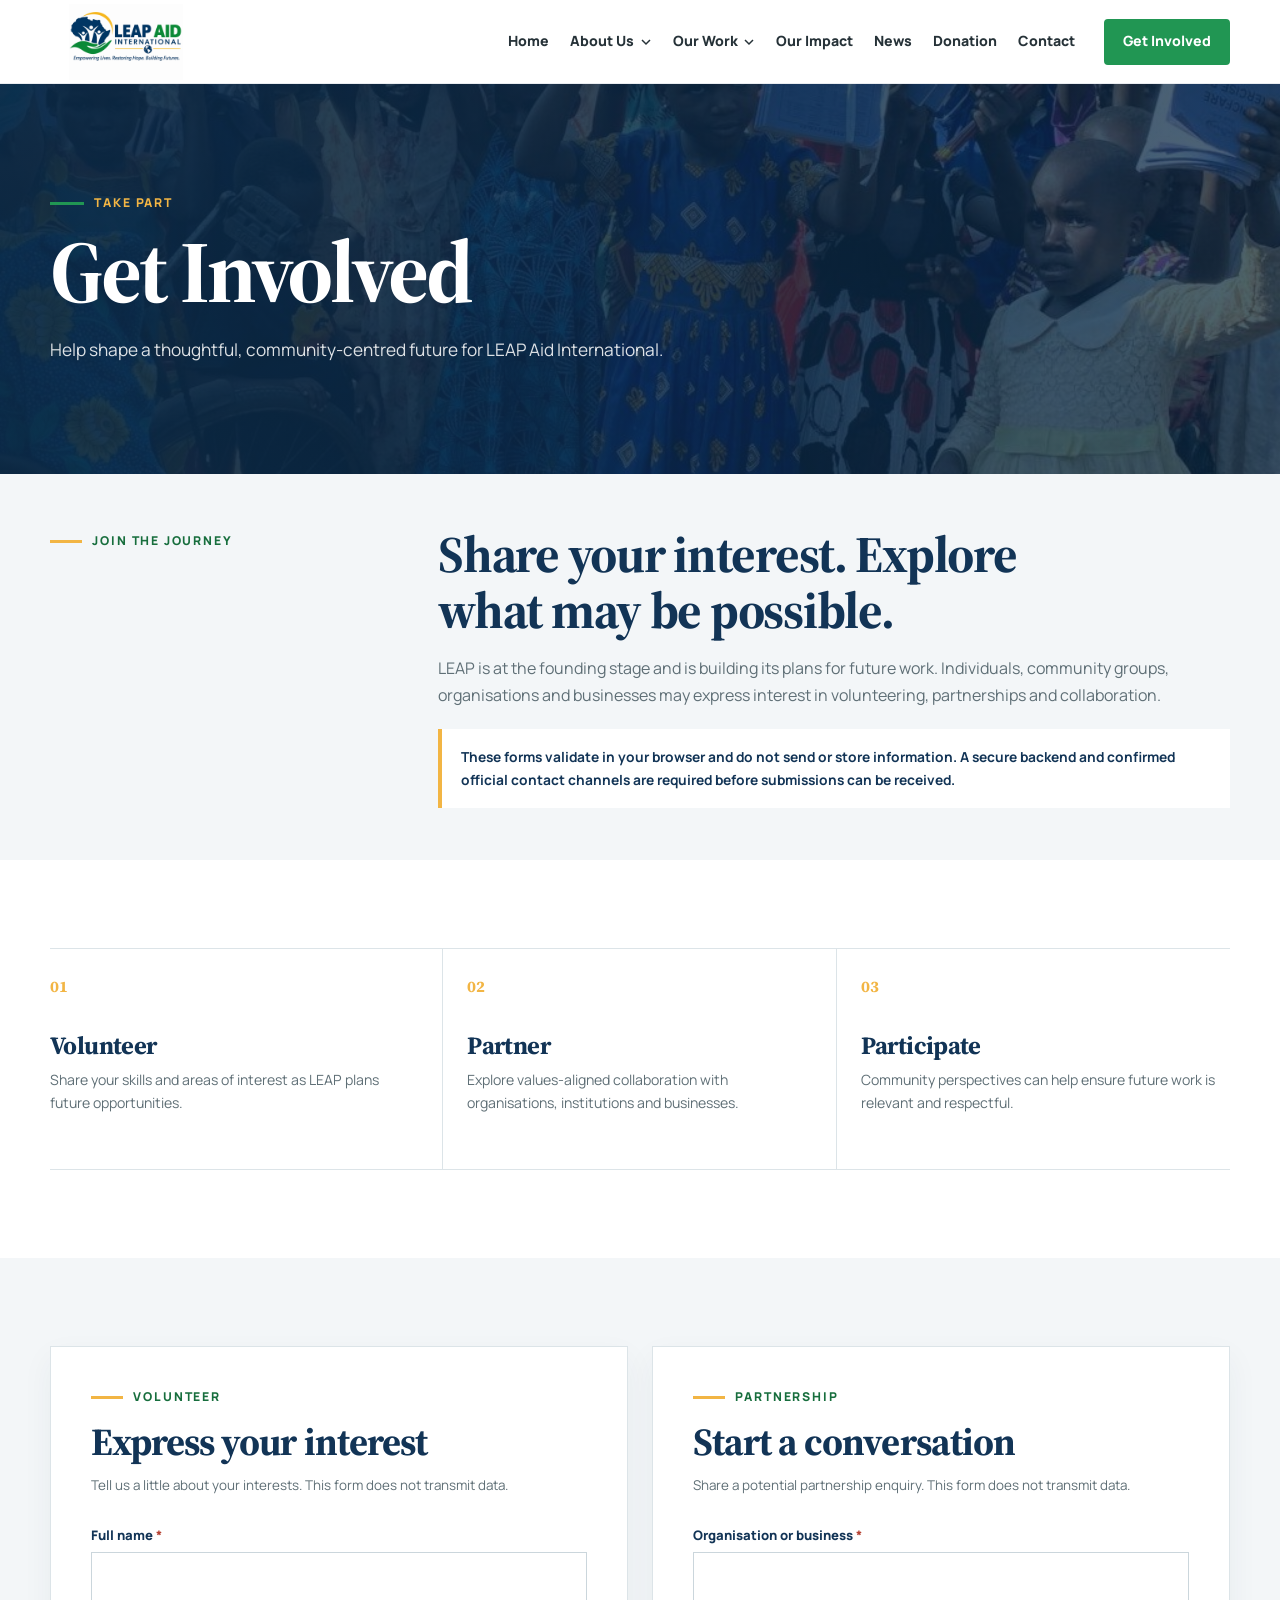
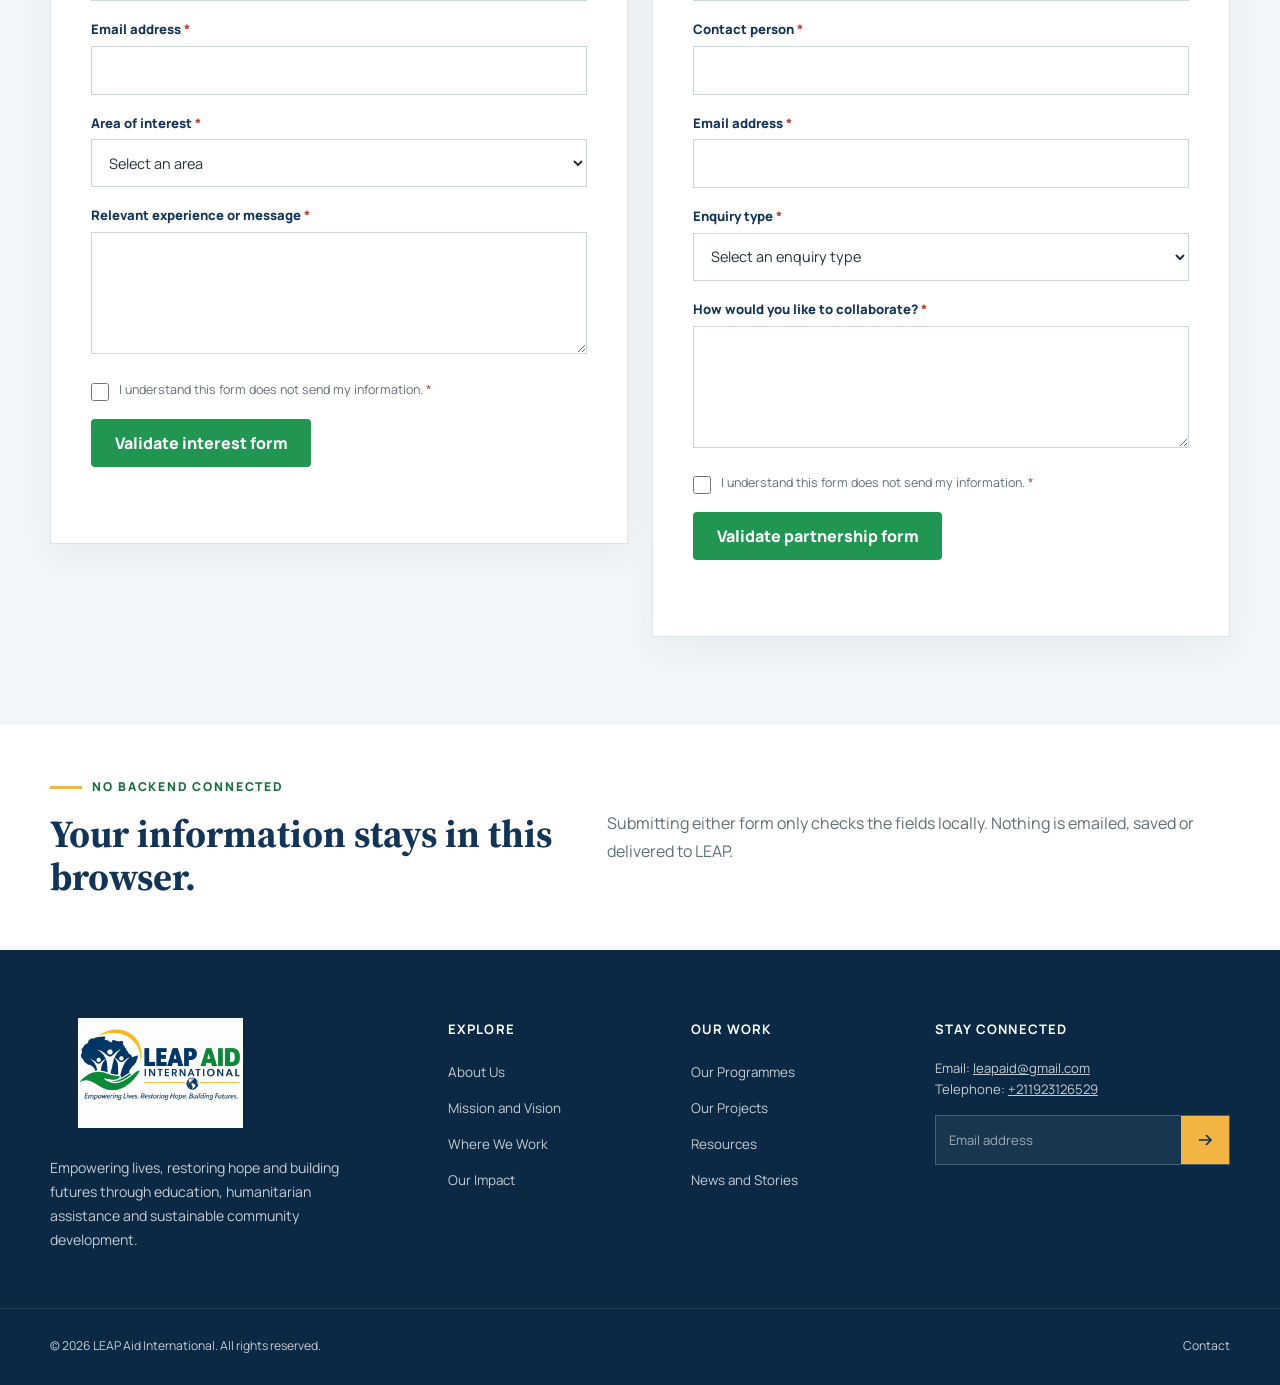
<file: get-involved.html>
<!doctype html>
<html lang="en">
  <head>
    <meta charset="utf-8">
    <meta name="viewport" content="width=device-width, initial-scale=1">
    <meta name="description" content="Learn how to express interest in volunteering, partnering or supporting LEAP Aid International's future work.">
    <title>Get Involved | LEAP Aid International</title>
    <link rel="preconnect" href="https://fonts.googleapis.com">
    <link rel="preconnect" href="https://fonts.gstatic.com" crossorigin>
    <link href="https://fonts.googleapis.com/css2?family=Manrope:wght@400;500;600;700;800&family=Source+Serif+4:opsz,wght@8..60,600;8..60,700&display=swap" rel="stylesheet">
    <link rel="stylesheet" href="css/style.css">
    <script src="js/script.js" defer></script>
  </head>
  <body>
    <a class="skip-link" href="#main-content">Skip to main content</a>
    <header class="site-header" data-header>
      <div class="container header-inner">
        <a class="brand" href="index.html" aria-label="LEAP Aid International home"><span class="brand-mark" aria-hidden="true"><span>LA</span></span><span class="brand-text"><strong>LEAP Aid</strong><span>International</span></span></a>
        <button class="menu-toggle" type="button" aria-controls="primary-navigation" aria-expanded="false" data-menu-toggle><span class="menu-toggle-label">Menu</span><span class="menu-toggle-icon" aria-hidden="true"><span></span><span></span><span></span></span></button>
        <nav class="primary-navigation" id="primary-navigation" aria-label="Primary navigation" data-navigation>
          <ul class="nav-list">
            <li><a class="nav-link" href="index.html">Home</a></li>
            <li class="nav-item-dropdown" data-dropdown><button class="nav-link dropdown-toggle" type="button" aria-expanded="false" aria-controls="about-menu">About Us<svg class="dropdown-icon" viewBox="0 0 12 12" aria-hidden="true"><path d="M2 4l4 4 4-4" fill="none" stroke="currentColor" stroke-width="1.5"/></svg></button><ul class="dropdown-menu" id="about-menu"><li><a href="about.html">About</a></li><li><a href="mission-vision.html">Mission and Vision</a></li><li><a href="where-we-work.html">Where We Work</a></li></ul></li>
            <li class="nav-item-dropdown" data-dropdown><button class="nav-link dropdown-toggle" type="button" aria-expanded="false" aria-controls="work-menu">Our Work<svg class="dropdown-icon" viewBox="0 0 12 12" aria-hidden="true"><path d="M2 4l4 4 4-4" fill="none" stroke="currentColor" stroke-width="1.5"/></svg></button><ul class="dropdown-menu" id="work-menu"><li><a href="programmes.html">Programmes</a></li><li><a href="projects.html">Projects</a></li><li><a href="resources.html">Resources</a></li></ul></li>
            <li><a class="nav-link" href="impact.html">Our Impact</a></li><li><a class="nav-link" href="news.html">News</a></li><li><a class="nav-link" href="donate.html">Donation</a></li><li><a class="nav-link" href="contact.html">Contact</a></li>
          </ul><a class="button button-primary header-cta active" href="get-involved.html" aria-current="page">Get Involved</a>
        </nav>
      </div>
    </header>

    <main id="main-content">
      <section class="page-hero" aria-labelledby="page-title">
        <div class="container page-hero-inner">
          <p class="page-hero-eyebrow">Take Part</p>
          <h1 id="page-title">Get Involved</h1>
          <p>Help shape a thoughtful, community-centred future for LEAP Aid International.</p>
        </div>
      </section>

      <section class="involved-intro section">
        <div class="container involved-intro-grid">
          <p class="section-eyebrow">Join the journey</p>
          <div>
            <h2>Share your interest. Explore what may be possible.</h2>
            <p>
              LEAP is at the founding stage and is building its plans for future work.
              Individuals, community groups, organisations and businesses may express
              interest in volunteering, partnerships and collaboration.
            </p>
            <p class="form-demo-notice">
              These forms validate in your browser and do not send or store information.
              A secure backend and confirmed official contact channels are required before submissions can be received.
            </p>
          </div>
        </div>
      </section>

      <section class="involvement-options section" aria-label="Ways to get involved">
        <div class="container involvement-options-grid">
          <article><span>01</span><h2>Volunteer</h2><p>Share your skills and areas of interest as LEAP plans future opportunities.</p></article>
          <article><span>02</span><h2>Partner</h2><p>Explore values-aligned collaboration with organisations, institutions and businesses.</p></article>
          <article><span>03</span><h2>Participate</h2><p>Community perspectives can help ensure future work is relevant and respectful.</p></article>
        </div>
      </section>

      <section class="involvement-forms section" aria-label="Volunteer and partnership enquiry forms">
        <div class="container involvement-forms-grid">
          <form class="involvement-form" novalidate data-demo-form>
            <div class="form-heading">
              <p class="section-eyebrow">Volunteer</p>
              <h2>Express your interest</h2>
              <p>Tell us a little about your interests. This form does not transmit data.</p>
            </div>
            <div class="form-field">
              <label for="volunteer-name">Full name <span aria-hidden="true">*</span></label>
              <input id="volunteer-name" name="name" type="text" autocomplete="name" required minlength="2">
            </div>
            <div class="form-field">
              <label for="volunteer-email">Email address <span aria-hidden="true">*</span></label>
              <input id="volunteer-email" name="email" type="email" autocomplete="email" required>
            </div>
            <div class="form-field">
              <label for="volunteer-interest">Area of interest <span aria-hidden="true">*</span></label>
              <select id="volunteer-interest" name="interest" required>
                <option value="">Select an area</option>
                <option>Education</option>
                <option>Youth empowerment</option>
                <option>Humanitarian response</option>
                <option>Communications or administration</option>
                <option>Other</option>
              </select>
            </div>
            <div class="form-field">
              <label for="volunteer-message">Relevant experience or message <span aria-hidden="true">*</span></label>
              <textarea id="volunteer-message" name="message" rows="4" required minlength="10"></textarea>
            </div>
            <label class="form-checkbox" for="volunteer-consent">
              <input id="volunteer-consent" name="consent" type="checkbox" required>
              <span>I understand this form does not send my information. <span aria-hidden="true">*</span></span>
            </label>
            <button class="button button-primary" type="submit">Validate interest form</button>
            <p class="form-status" role="status" aria-live="polite"></p>
          </form>

          <form class="involvement-form" novalidate data-demo-form>
            <div class="form-heading">
              <p class="section-eyebrow">Partnership</p>
              <h2>Start a conversation</h2>
              <p>Share a potential partnership enquiry. This form does not transmit data.</p>
            </div>
            <div class="form-field">
              <label for="partner-organisation">Organisation or business <span aria-hidden="true">*</span></label>
              <input id="partner-organisation" name="organisation" type="text" autocomplete="organization" required minlength="2">
            </div>
            <div class="form-field">
              <label for="partner-name">Contact person <span aria-hidden="true">*</span></label>
              <input id="partner-name" name="name" type="text" autocomplete="name" required minlength="2">
            </div>
            <div class="form-field">
              <label for="partner-email">Email address <span aria-hidden="true">*</span></label>
              <input id="partner-email" name="email" type="email" autocomplete="email" required>
            </div>
            <div class="form-field">
              <label for="partner-interest">Enquiry type <span aria-hidden="true">*</span></label>
              <select id="partner-interest" name="interest" required>
                <option value="">Select an enquiry type</option>
                <option>Programme collaboration</option>
                <option>Corporate partnership</option>
                <option>Community participation</option>
                <option>Institutional partnership</option>
                <option>Other</option>
              </select>
            </div>
            <div class="form-field">
              <label for="partner-message">How would you like to collaborate? <span aria-hidden="true">*</span></label>
              <textarea id="partner-message" name="message" rows="4" required minlength="10"></textarea>
            </div>
            <label class="form-checkbox" for="partner-consent">
              <input id="partner-consent" name="consent" type="checkbox" required>
              <span>I understand this form does not send my information. <span aria-hidden="true">*</span></span>
            </label>
            <button class="button button-primary" type="submit">Validate partnership form</button>
            <p class="form-status" role="status" aria-live="polite"></p>
          </form>
        </div>
      </section>

      <section class="involved-next">
        <div class="container involved-next-inner">
          <div><p class="section-eyebrow">No backend connected</p><h2>Your information stays in this browser.</h2></div>
          <p>Submitting either form only checks the fields locally. Nothing is emailed, saved or delivered to LEAP.</p>
        </div>
      </section>
    </main>

    <footer class="site-footer">
      <div class="container footer-main">
        <div class="footer-brand-column"><a class="brand brand-footer" href="index.html" aria-label="LEAP Aid International home"><span class="brand-mark" aria-hidden="true"><span>LA</span></span><span class="brand-text"><strong>LEAP Aid</strong><span>International</span></span></a><p>Empowering lives, restoring hope and building futures through education, humanitarian assistance and sustainable community development.</p></div>
        <nav class="footer-link-column" aria-label="Explore"><h2>Explore</h2><ul><li><a href="about.html">About Us</a></li><li><a href="mission-vision.html">Mission and Vision</a></li><li><a href="where-we-work.html">Where We Work</a></li><li><a href="impact.html">Our Impact</a></li></ul></nav>
        <nav class="footer-link-column" aria-label="Our work"><h2>Our Work</h2><ul><li><a href="programmes.html">Our Programmes</a></li><li><a href="projects.html">Our Projects</a></li><li><a href="resources.html">Resources</a></li><li><a href="news.html">News and Stories</a></li></ul></nav>
        <div class="footer-connect-column"><h2>Stay Connected</h2><p>Email: <a href="mailto:leapaid@gmail.com">leapaid@gmail.com</a><br>Telephone: <a href="tel:+211923126529">+211923126529</a></p><form class="newsletter-form" novalidate data-newsletter-form><label for="newsletter-email">Email address</label><div class="newsletter-fields"><input id="newsletter-email" name="email" type="email" autocomplete="email" placeholder="Email address" aria-describedby="newsletter-status"><button type="submit" aria-label="Submit newsletter form"><svg viewBox="0 0 20 20" aria-hidden="true"><path d="M4 10h11M11 5l5 5-5 5" fill="none" stroke="currentColor" stroke-width="1.7"/></svg></button></div><p class="newsletter-status" id="newsletter-status" role="status" aria-live="polite"></p></form></div>
      </div>
      <div class="footer-bottom"><div class="container footer-bottom-inner"><p>&copy; <span data-current-year></span> LEAP Aid International. All rights reserved.</p><nav aria-label="Footer links"><a href="contact.html">Contact</a></nav></div></div>
    </footer>
    <button class="back-to-top" type="button" aria-label="Back to top" data-back-to-top><svg viewBox="0 0 20 20" aria-hidden="true"><path d="M10 16V5M5 10l5-5 5 5" fill="none" stroke="currentColor" stroke-width="1.7"/></svg></button>
  </body>
</html>
</file>
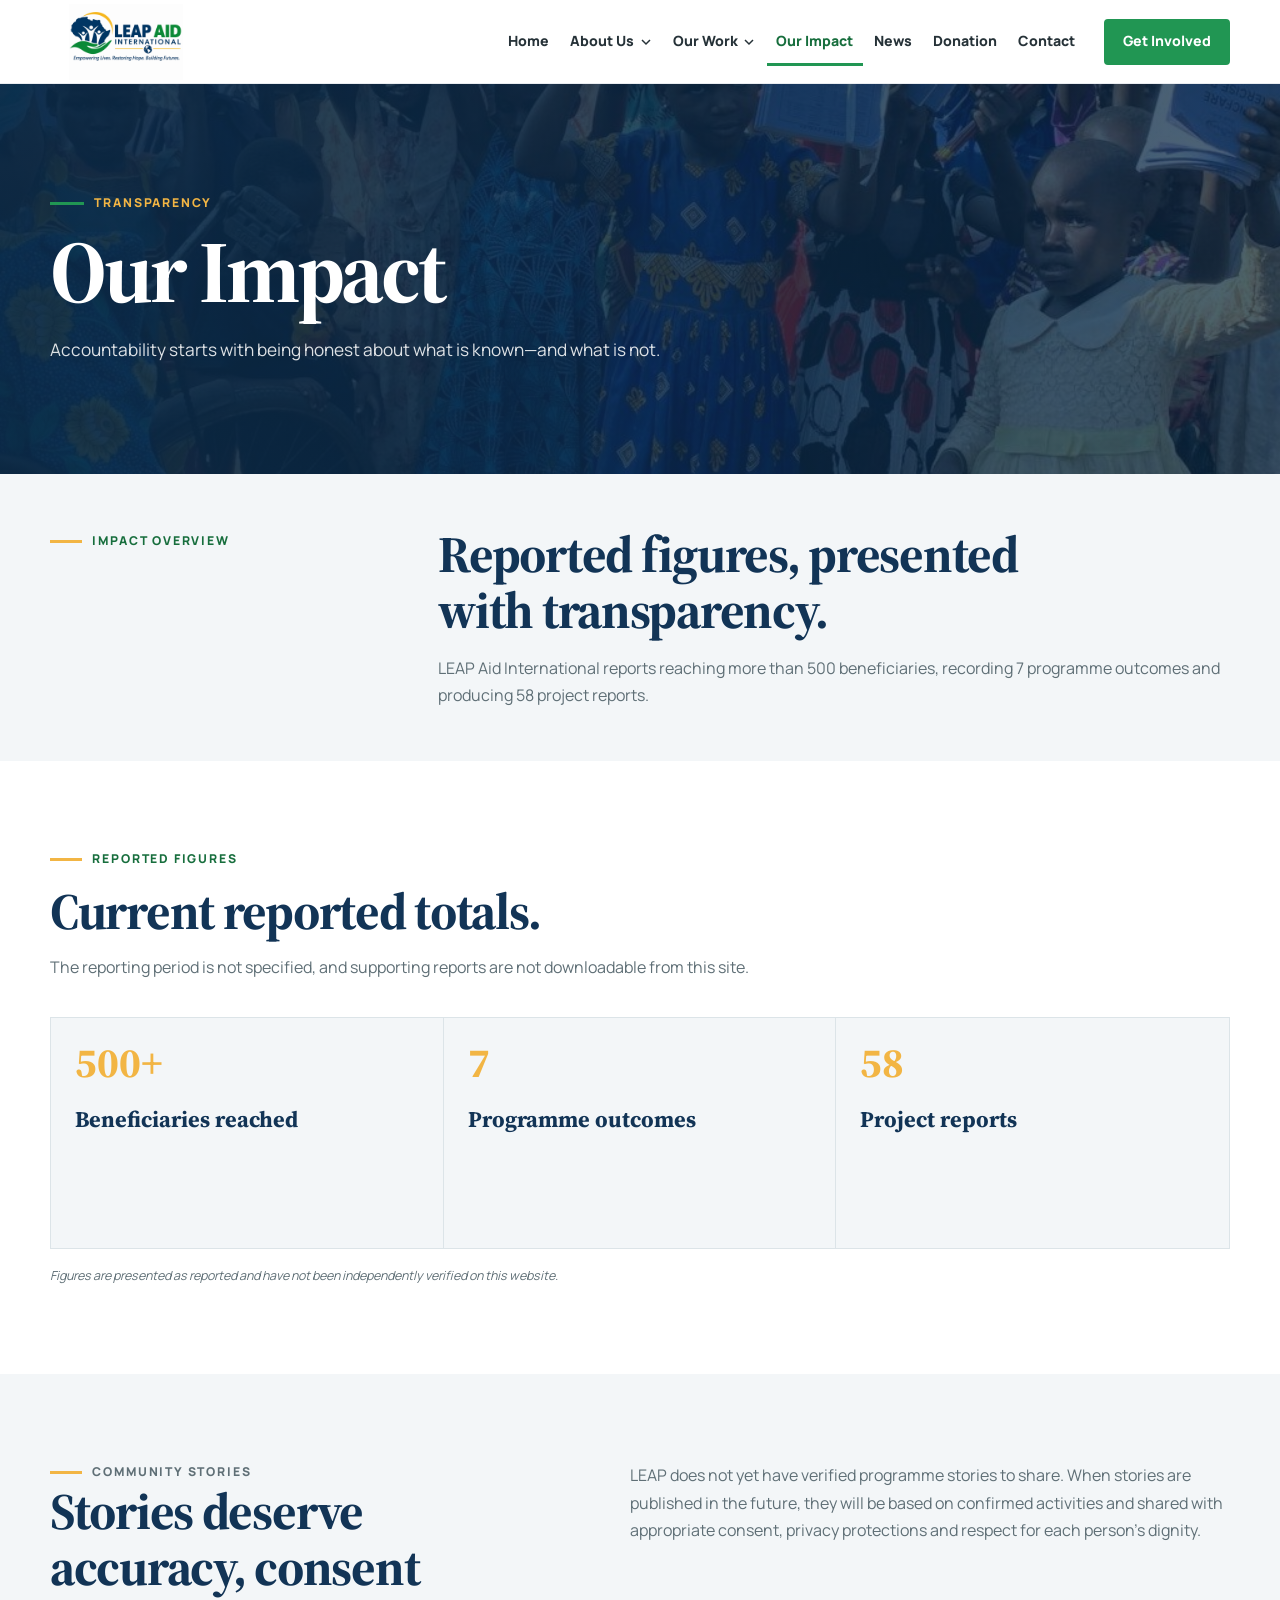
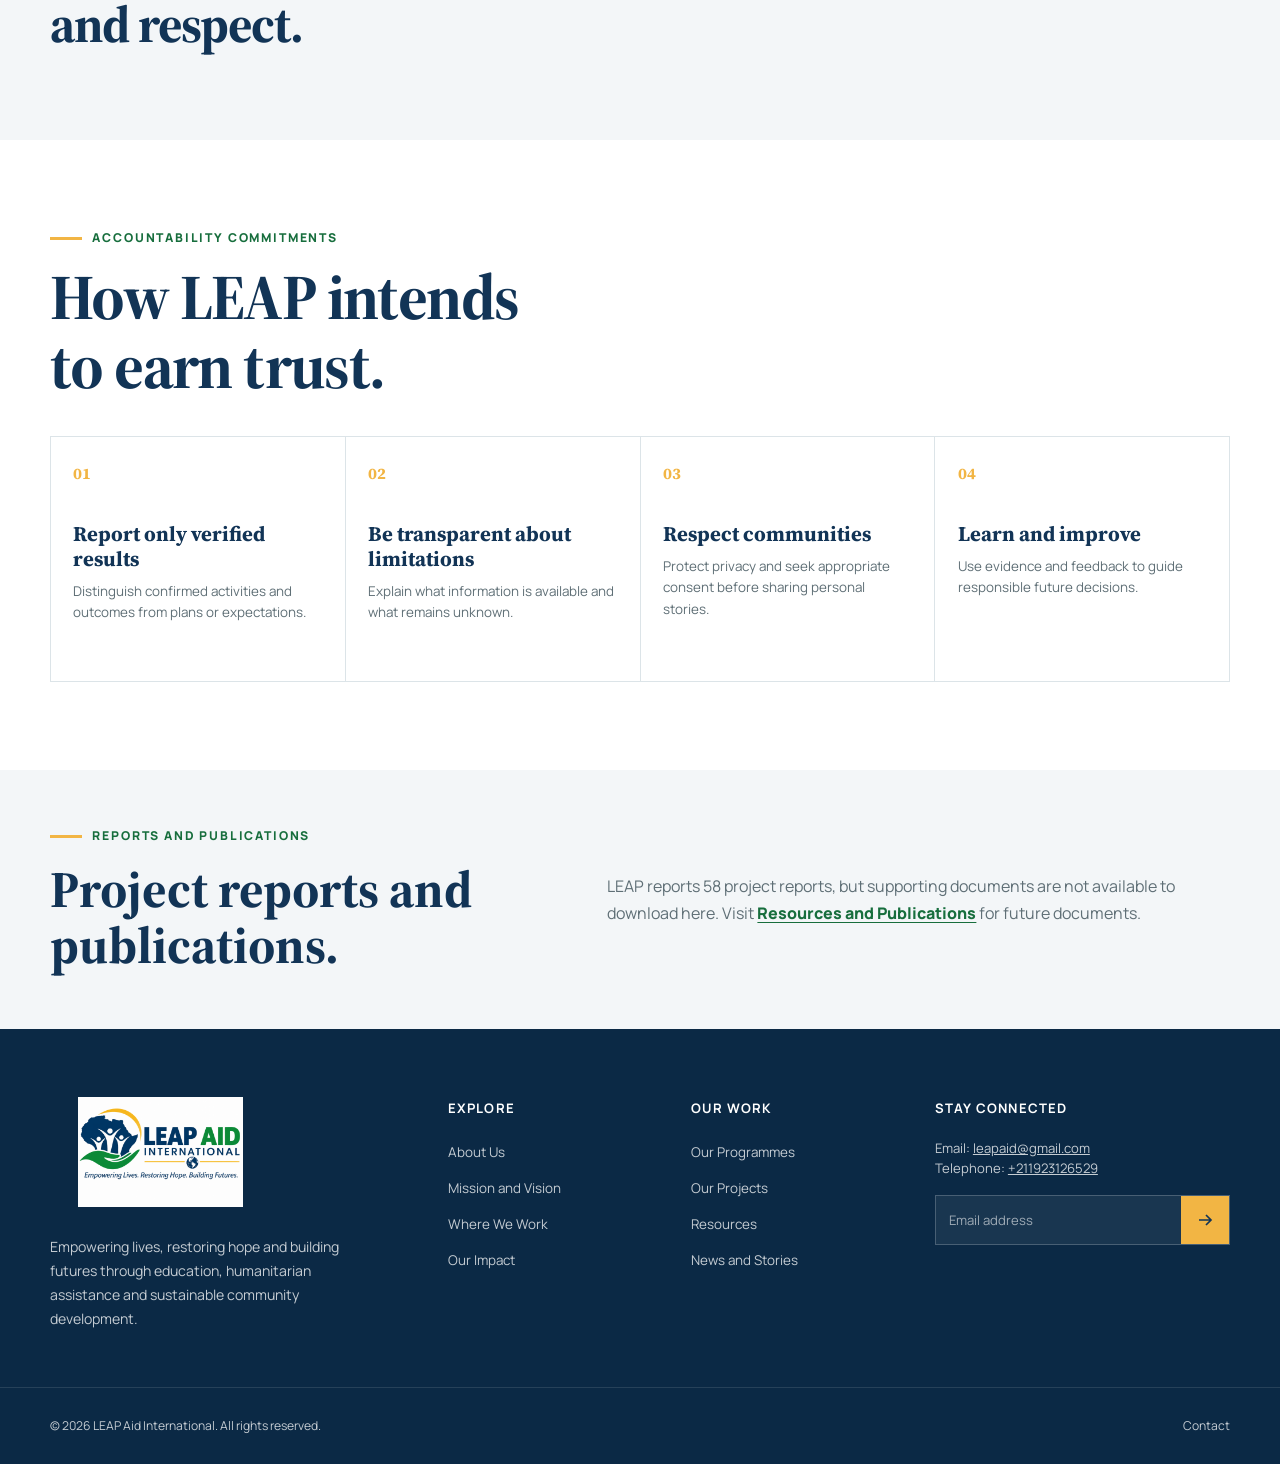
<file: impact.html>
<!doctype html>
<html lang="en">
  <head>
    <meta charset="utf-8">
    <meta name="viewport" content="width=device-width, initial-scale=1">
    <meta name="description" content="Learn about LEAP Aid International's impact reporting approach and accountability commitments.">
    <title>Our Impact | LEAP Aid International</title>
    <link rel="preconnect" href="https://fonts.googleapis.com">
    <link rel="preconnect" href="https://fonts.gstatic.com" crossorigin>
    <link href="https://fonts.googleapis.com/css2?family=Manrope:wght@400;500;600;700;800&family=Source+Serif+4:opsz,wght@8..60,600;8..60,700&display=swap" rel="stylesheet">
    <link rel="stylesheet" href="css/style.css">
    <script src="js/script.js" defer></script>
  </head>
  <body>
    <a class="skip-link" href="#main-content">Skip to main content</a>
    <header class="site-header" data-header>
      <div class="container header-inner">
        <a class="brand" href="index.html" aria-label="LEAP Aid International home"><span class="brand-mark" aria-hidden="true"><span>LA</span></span><span class="brand-text"><strong>LEAP Aid</strong><span>International</span></span></a>
        <button class="menu-toggle" type="button" aria-controls="primary-navigation" aria-expanded="false" data-menu-toggle><span class="menu-toggle-label">Menu</span><span class="menu-toggle-icon" aria-hidden="true"><span></span><span></span><span></span></span></button>
        <nav class="primary-navigation" id="primary-navigation" aria-label="Primary navigation" data-navigation>
          <ul class="nav-list">
            <li><a class="nav-link" href="index.html">Home</a></li>
            <li class="nav-item-dropdown" data-dropdown><button class="nav-link dropdown-toggle" type="button" aria-expanded="false" aria-controls="about-menu">About Us<svg class="dropdown-icon" viewBox="0 0 12 12" aria-hidden="true"><path d="M2 4l4 4 4-4" fill="none" stroke="currentColor" stroke-width="1.5"/></svg></button><ul class="dropdown-menu" id="about-menu"><li><a href="about.html">About</a></li><li><a href="mission-vision.html">Mission and Vision</a></li><li><a href="where-we-work.html">Where We Work</a></li></ul></li>
            <li class="nav-item-dropdown" data-dropdown><button class="nav-link dropdown-toggle" type="button" aria-expanded="false" aria-controls="work-menu">Our Work<svg class="dropdown-icon" viewBox="0 0 12 12" aria-hidden="true"><path d="M2 4l4 4 4-4" fill="none" stroke="currentColor" stroke-width="1.5"/></svg></button><ul class="dropdown-menu" id="work-menu"><li><a href="programmes.html">Programmes</a></li><li><a href="projects.html">Projects</a></li><li><a href="resources.html">Resources</a></li></ul></li>
            <li><a class="nav-link active" href="impact.html" aria-current="page">Our Impact</a></li><li><a class="nav-link" href="news.html">News</a></li><li><a class="nav-link" href="donate.html">Donation</a></li><li><a class="nav-link" href="contact.html">Contact</a></li>
          </ul><a class="button button-primary header-cta" href="get-involved.html">Get Involved</a>
        </nav>
      </div>
    </header>

    <main id="main-content">
      <section class="page-hero" aria-labelledby="page-title">
        <div class="container page-hero-inner">
          <p class="page-hero-eyebrow">Transparency</p>
          <h1 id="page-title">Our Impact</h1>
          <p>Accountability starts with being honest about what is known—and what is not.</p>
        </div>
      </section>

      <section class="impact-page-intro section">
        <div class="container impact-page-intro-grid">
          <p class="section-eyebrow">Impact overview</p>
          <div>
            <h2>Reported figures, presented with transparency.</h2>
            <p>
              LEAP Aid International reports reaching more than 500 beneficiaries, recording
              7 programme outcomes and producing 58 project reports.
            </p>
          </div>
        </div>
      </section>

      <section class="impact-data section" aria-labelledby="impact-data-title">
        <div class="container">
          <div class="impact-data-heading">
            <p class="section-eyebrow">Reported figures</p>
            <h2 id="impact-data-title">Current reported totals.</h2>
            <p>The reporting period is not specified, and supporting reports are not downloadable from this site.</p>
          </div>
          <div class="impact-data-grid">
            <article><span>500+</span><h3>Beneficiaries reached</h3></article>
            <article><span>7</span><h3>Programme outcomes</h3></article>
            <article><span>58</span><h3>Project reports</h3></article>
          </div>
          <p class="impact-data-note">Figures are presented as reported and have not been independently verified on this website.</p>
        </div>
      </section>

      <section class="impact-stories section" aria-labelledby="stories-title">
        <div class="container impact-stories-grid">
          <div>
            <p class="section-eyebrow">Community stories</p>
            <h2 id="stories-title">Stories deserve accuracy, consent and respect.</h2>
          </div>
          <div>
            <p>
              LEAP does not yet have verified programme stories to share. When stories are
              published in the future, they will be based on confirmed activities and shared
              with appropriate consent, privacy protections and respect for each person’s dignity.
            </p>
          </div>
        </div>
      </section>

      <section class="impact-accountability-page section" aria-labelledby="accountability-title">
        <div class="container">
          <div class="section-heading">
            <p class="section-eyebrow">Accountability commitments</p>
            <h2 id="accountability-title">How LEAP intends to earn trust.</h2>
          </div>
          <div class="impact-commitments-grid">
            <article><span>01</span><h3>Report only verified results</h3><p>Distinguish confirmed activities and outcomes from plans or expectations.</p></article>
            <article><span>02</span><h3>Be transparent about limitations</h3><p>Explain what information is available and what remains unknown.</p></article>
            <article><span>03</span><h3>Respect communities</h3><p>Protect privacy and seek appropriate consent before sharing personal stories.</p></article>
            <article><span>04</span><h3>Learn and improve</h3><p>Use evidence and feedback to guide responsible future decisions.</p></article>
          </div>
        </div>
      </section>

      <section class="impact-reports">
        <div class="container impact-reports-inner">
          <div><p class="section-eyebrow">Reports and publications</p><h2>Project reports and publications.</h2></div>
          <p>LEAP reports 58 project reports, but supporting documents are not available to download here. Visit <a href="resources.html">Resources and Publications</a> for future documents.</p>
        </div>
      </section>
    </main>

    <footer class="site-footer">
      <div class="container footer-main">
        <div class="footer-brand-column"><a class="brand brand-footer" href="index.html" aria-label="LEAP Aid International home"><span class="brand-mark" aria-hidden="true"><span>LA</span></span><span class="brand-text"><strong>LEAP Aid</strong><span>International</span></span></a><p>Empowering lives, restoring hope and building futures through education, humanitarian assistance and sustainable community development.</p></div>
        <nav class="footer-link-column" aria-label="Explore"><h2>Explore</h2><ul><li><a href="about.html">About Us</a></li><li><a href="mission-vision.html">Mission and Vision</a></li><li><a href="where-we-work.html">Where We Work</a></li><li><a href="impact.html">Our Impact</a></li></ul></nav>
        <nav class="footer-link-column" aria-label="Our work"><h2>Our Work</h2><ul><li><a href="programmes.html">Our Programmes</a></li><li><a href="projects.html">Our Projects</a></li><li><a href="resources.html">Resources</a></li><li><a href="news.html">News and Stories</a></li></ul></nav>
        <div class="footer-connect-column"><h2>Stay Connected</h2><p>Email: <a href="mailto:leapaid@gmail.com">leapaid@gmail.com</a><br>Telephone: <a href="tel:+211923126529">+211923126529</a></p><form class="newsletter-form" novalidate data-newsletter-form><label for="newsletter-email">Email address</label><div class="newsletter-fields"><input id="newsletter-email" name="email" type="email" autocomplete="email" placeholder="Email address" aria-describedby="newsletter-status"><button type="submit" aria-label="Submit newsletter form"><svg viewBox="0 0 20 20" aria-hidden="true"><path d="M4 10h11M11 5l5 5-5 5" fill="none" stroke="currentColor" stroke-width="1.7"/></svg></button></div><p class="newsletter-status" id="newsletter-status" role="status" aria-live="polite"></p></form></div>
      </div>
      <div class="footer-bottom"><div class="container footer-bottom-inner"><p>&copy; <span data-current-year></span> LEAP Aid International. All rights reserved.</p><nav aria-label="Footer links"><a href="contact.html">Contact</a></nav></div></div>
    </footer>
    <button class="back-to-top" type="button" aria-label="Back to top" data-back-to-top><svg viewBox="0 0 20 20" aria-hidden="true"><path d="M10 16V5M5 10l5-5 5 5" fill="none" stroke="currentColor" stroke-width="1.7"/></svg></button>
  </body>
</html>
</file>
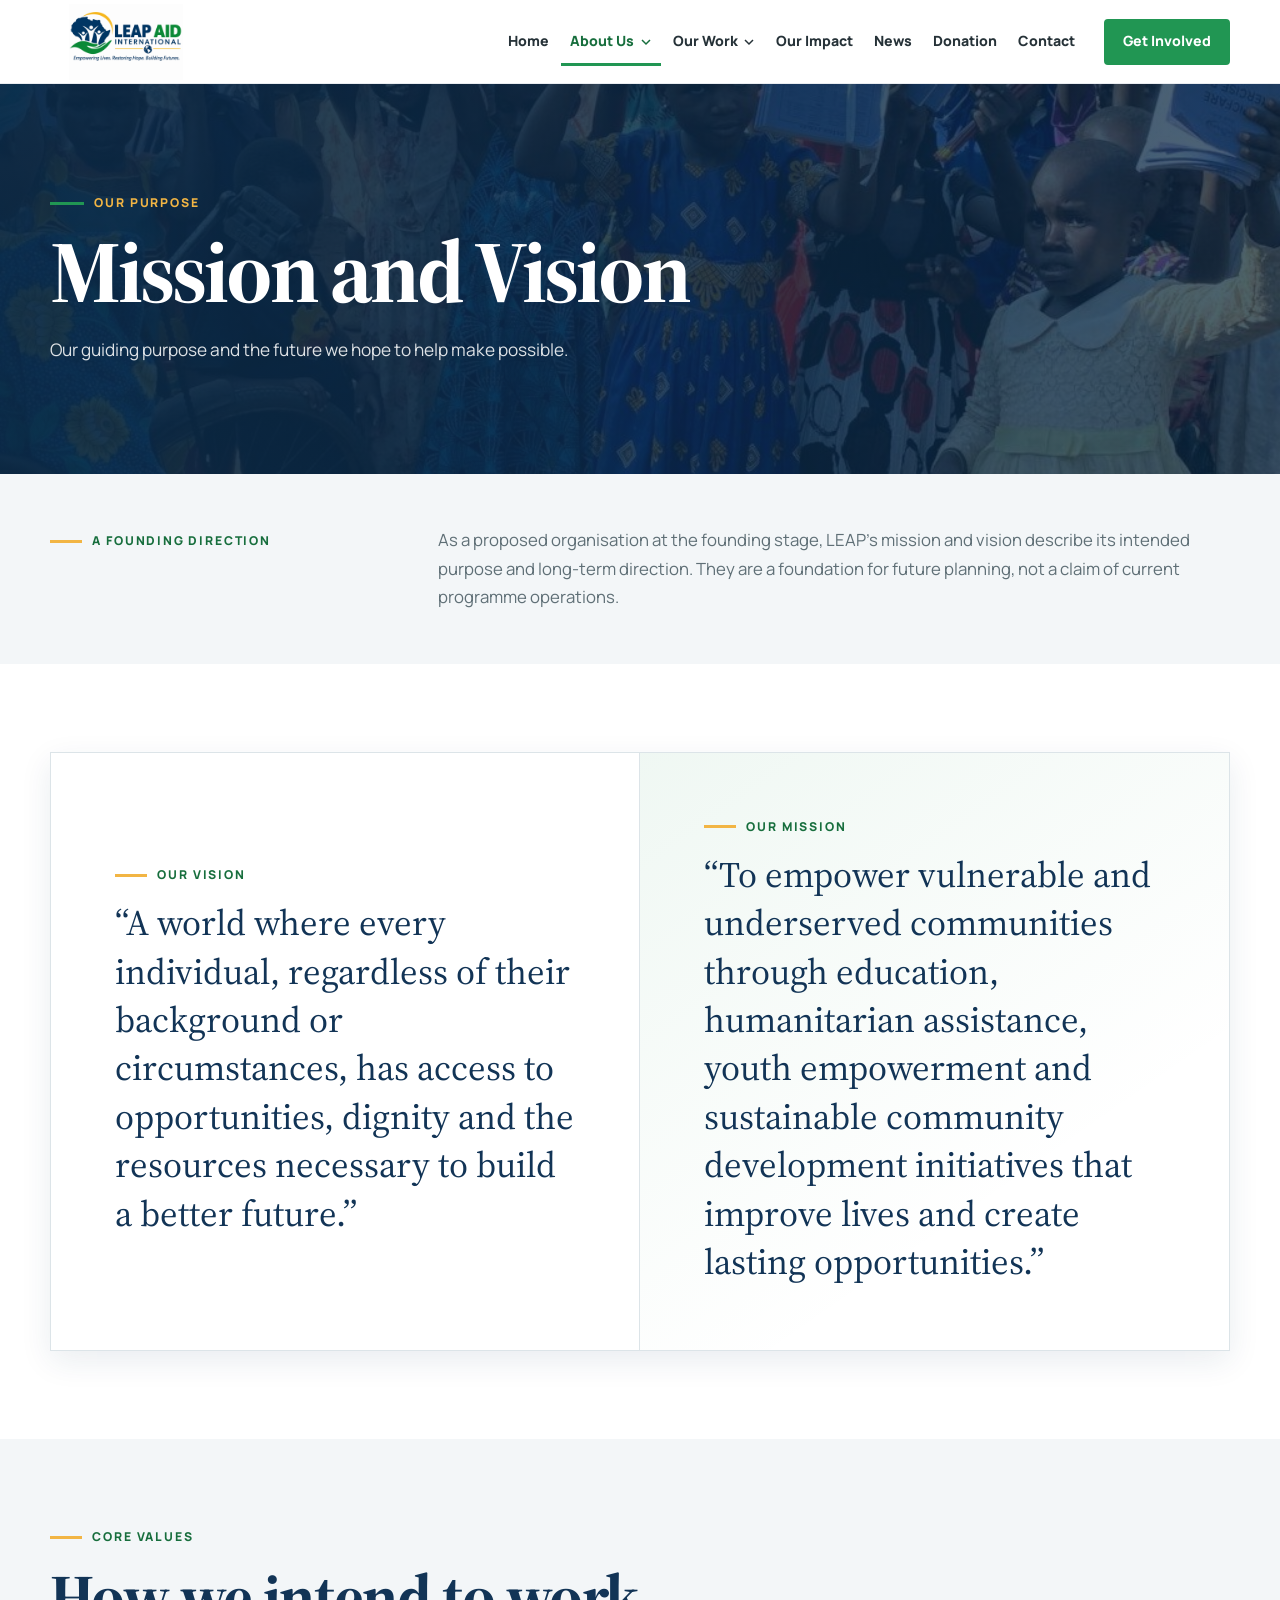
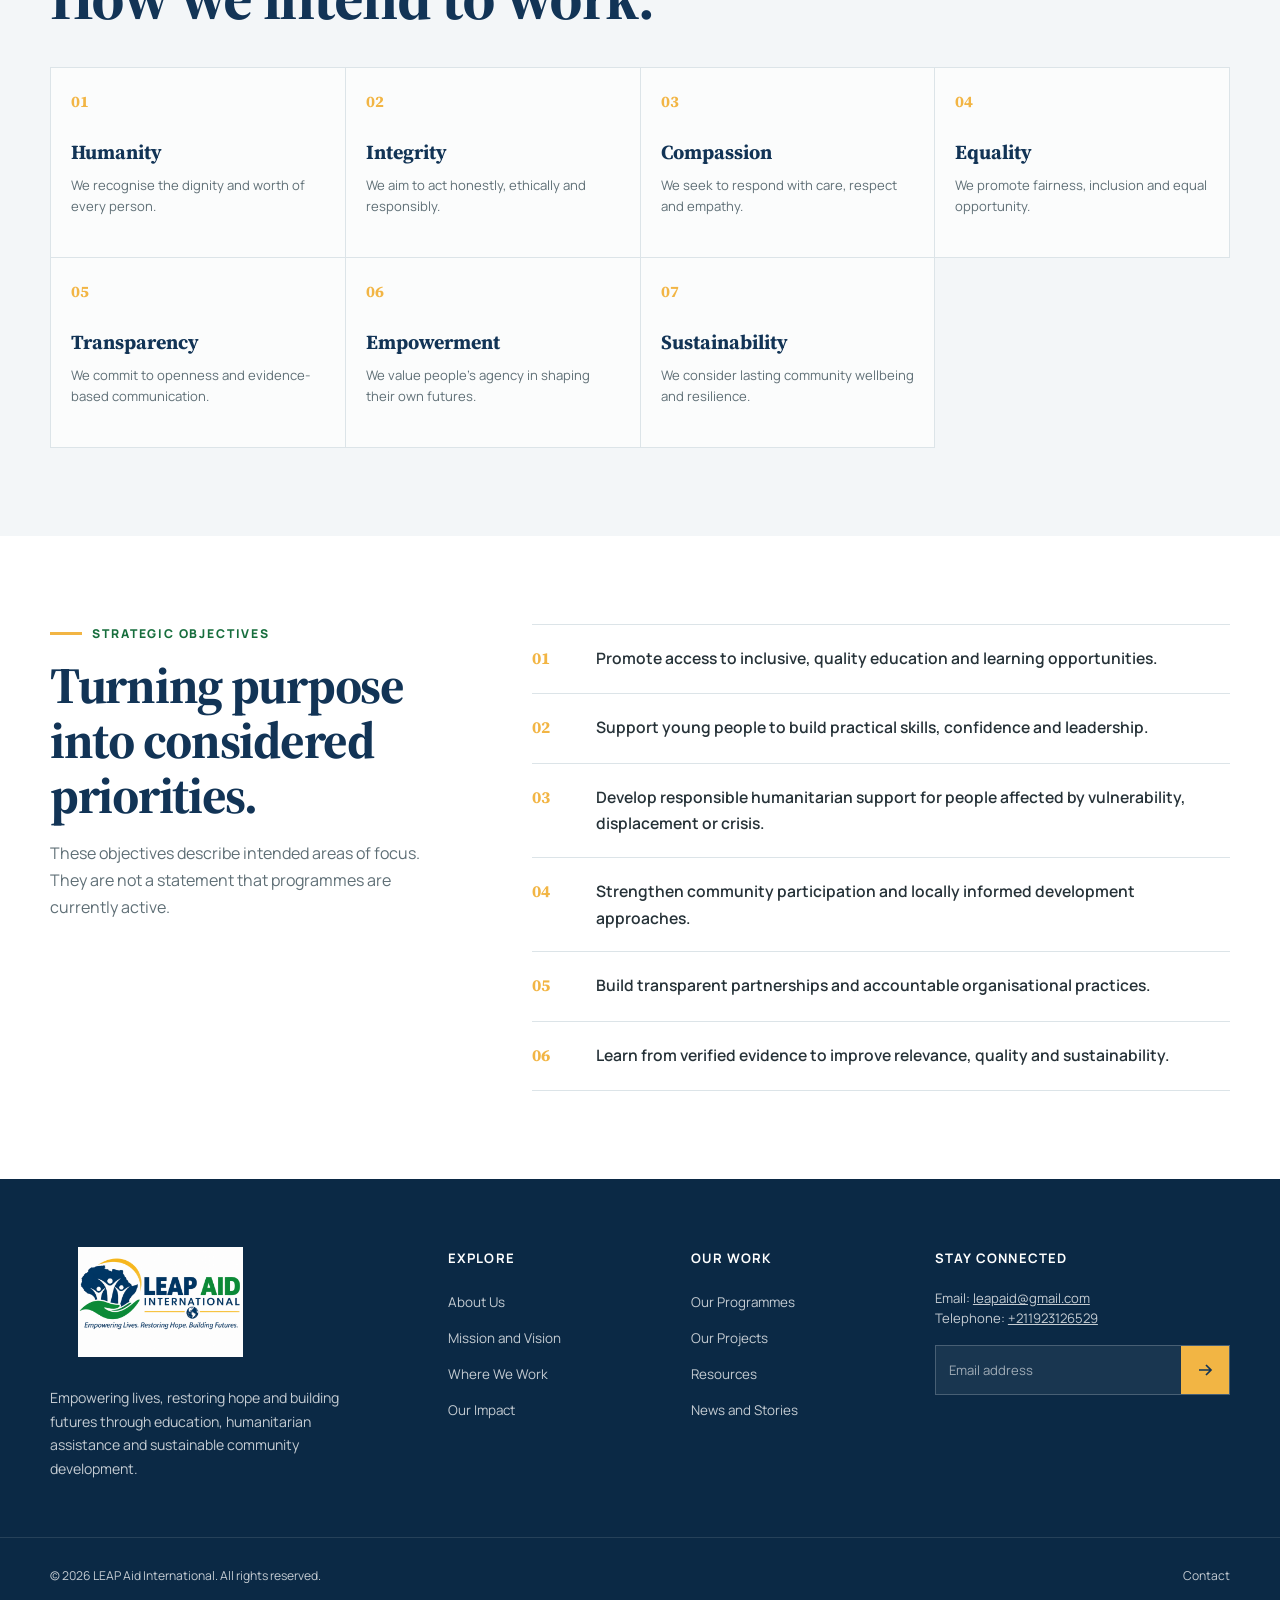
<file: mission-vision.html>
<!doctype html>
<html lang="en">
  <head>
    <meta charset="utf-8">
    <meta name="viewport" content="width=device-width, initial-scale=1">
    <meta
      name="description"
      content="Explore the vision, mission, core values and strategic objectives of LEAP Aid International."
    >
    <title>Mission and Vision | LEAP Aid International</title>

    <link rel="preconnect" href="https://fonts.googleapis.com">
    <link rel="preconnect" href="https://fonts.gstatic.com" crossorigin>
    <link
      href="https://fonts.googleapis.com/css2?family=Manrope:wght@400;500;600;700;800&family=Source+Serif+4:opsz,wght@8..60,600;8..60,700&display=swap"
      rel="stylesheet"
    >
    <link rel="stylesheet" href="css/style.css">
    <script src="js/script.js" defer></script>
  </head>
  <body>
    <a class="skip-link" href="#main-content">Skip to main content</a>

    <header class="site-header" data-header>
      <div class="container header-inner">
        <a class="brand" href="index.html" aria-label="LEAP Aid International home">
          <span class="brand-mark" aria-hidden="true"><span>LA</span></span>
          <span class="brand-text"><strong>LEAP Aid</strong><span>International</span></span>
        </a>
        <button class="menu-toggle" type="button" aria-controls="primary-navigation" aria-expanded="false" data-menu-toggle>
          <span class="menu-toggle-label">Menu</span>
          <span class="menu-toggle-icon" aria-hidden="true"><span></span><span></span><span></span></span>
        </button>
        <nav class="primary-navigation" id="primary-navigation" aria-label="Primary navigation" data-navigation>
          <ul class="nav-list">
            <li><a class="nav-link" href="index.html">Home</a></li>
            <li class="nav-item-dropdown" data-dropdown>
              <button class="nav-link dropdown-toggle active" type="button" aria-expanded="false" aria-controls="about-menu">
                About Us
                <svg class="dropdown-icon" viewBox="0 0 12 12" aria-hidden="true"><path d="M2 4l4 4 4-4" fill="none" stroke="currentColor" stroke-width="1.5"/></svg>
              </button>
              <ul class="dropdown-menu" id="about-menu">
                <li><a href="about.html">About</a></li>
                <li><a href="mission-vision.html" aria-current="page">Mission and Vision</a></li>
                <li><a href="where-we-work.html">Where We Work</a></li>
              </ul>
            </li>
            <li class="nav-item-dropdown" data-dropdown>
              <button class="nav-link dropdown-toggle" type="button" aria-expanded="false" aria-controls="work-menu">
                Our Work
                <svg class="dropdown-icon" viewBox="0 0 12 12" aria-hidden="true"><path d="M2 4l4 4 4-4" fill="none" stroke="currentColor" stroke-width="1.5"/></svg>
              </button>
              <ul class="dropdown-menu" id="work-menu">
                <li><a href="programmes.html">Programmes</a></li>
                <li><a href="projects.html">Projects</a></li>
                <li><a href="resources.html">Resources</a></li>
              </ul>
            </li>
            <li><a class="nav-link" href="impact.html">Our Impact</a></li>
            <li><a class="nav-link" href="news.html">News</a></li>
            <li><a class="nav-link" href="donate.html">Donation</a></li>
            <li><a class="nav-link" href="contact.html">Contact</a></li>
          </ul>
          <a class="button button-primary header-cta" href="get-involved.html">Get Involved</a>
        </nav>
      </div>
    </header>

    <main id="main-content">
      <section class="page-hero" aria-labelledby="page-title">
        <div class="container page-hero-inner">
          <p class="page-hero-eyebrow">Our Purpose</p>
          <h1 id="page-title">Mission and Vision</h1>
          <p>Our guiding purpose and the future we hope to help make possible.</p>
        </div>
      </section>

      <section class="purpose-page-intro section">
        <div class="container purpose-page-intro-inner">
          <p class="section-eyebrow">A founding direction</p>
          <p>
            As a proposed organisation at the founding stage, LEAP’s mission and vision
            describe its intended purpose and long-term direction. They are a foundation
            for future planning, not a claim of current programme operations.
          </p>
        </div>
      </section>

      <section class="purpose-statement-section" aria-label="Vision and mission statements">
        <div class="container purpose-statement-grid">
          <article class="purpose-statement-card">
            <p class="section-eyebrow">Our Vision</p>
            <blockquote>
              “A world where every individual, regardless of their background or circumstances,
              has access to opportunities, dignity and the resources necessary to build a better future.”
            </blockquote>
          </article>
          <article class="purpose-statement-card purpose-statement-card-green">
            <p class="section-eyebrow">Our Mission</p>
            <blockquote>
              “To empower vulnerable and underserved communities through education,
              humanitarian assistance, youth empowerment and sustainable community
              development initiatives that improve lives and create lasting opportunities.”
            </blockquote>
          </article>
        </div>
      </section>

      <section class="purpose-values section" aria-labelledby="purpose-values-title">
        <div class="container">
          <div class="section-heading">
            <p class="section-eyebrow">Core Values</p>
            <h2 id="purpose-values-title">How we intend to work.</h2>
          </div>
          <div class="purpose-values-grid">
            <article><span>01</span><h3>Humanity</h3><p>We recognise the dignity and worth of every person.</p></article>
            <article><span>02</span><h3>Integrity</h3><p>We aim to act honestly, ethically and responsibly.</p></article>
            <article><span>03</span><h3>Compassion</h3><p>We seek to respond with care, respect and empathy.</p></article>
            <article><span>04</span><h3>Equality</h3><p>We promote fairness, inclusion and equal opportunity.</p></article>
            <article><span>05</span><h3>Transparency</h3><p>We commit to openness and evidence-based communication.</p></article>
            <article><span>06</span><h3>Empowerment</h3><p>We value people’s agency in shaping their own futures.</p></article>
            <article><span>07</span><h3>Sustainability</h3><p>We consider lasting community wellbeing and resilience.</p></article>
          </div>
        </div>
      </section>

      <section class="strategic-objectives section" aria-labelledby="objectives-title">
        <div class="container objectives-layout">
          <div class="objectives-intro">
            <p class="section-eyebrow">Strategic Objectives</p>
            <h2 id="objectives-title">Turning purpose into considered priorities.</h2>
            <p>
              These objectives describe intended areas of focus. They are not a statement
              that programmes are currently active.
            </p>
          </div>
          <ol class="objectives-list">
            <li><span>01</span><p>Promote access to inclusive, quality education and learning opportunities.</p></li>
            <li><span>02</span><p>Support young people to build practical skills, confidence and leadership.</p></li>
            <li><span>03</span><p>Develop responsible humanitarian support for people affected by vulnerability, displacement or crisis.</p></li>
            <li><span>04</span><p>Strengthen community participation and locally informed development approaches.</p></li>
            <li><span>05</span><p>Build transparent partnerships and accountable organisational practices.</p></li>
            <li><span>06</span><p>Learn from verified evidence to improve relevance, quality and sustainability.</p></li>
          </ol>
        </div>
      </section>
    </main>

    <footer class="site-footer">
      <div class="container footer-main">
        <div class="footer-brand-column">
          <a class="brand brand-footer" href="index.html" aria-label="LEAP Aid International home">
            <span class="brand-mark" aria-hidden="true"><span>LA</span></span>
            <span class="brand-text"><strong>LEAP Aid</strong><span>International</span></span>
          </a>
          <p>Empowering lives, restoring hope and building futures through education, humanitarian assistance and sustainable community development.</p>
        </div>
        <nav class="footer-link-column" aria-label="Explore">
          <h2>Explore</h2>
          <ul>
            <li><a href="about.html">About Us</a></li><li><a href="mission-vision.html">Mission and Vision</a></li>
            <li><a href="where-we-work.html">Where We Work</a></li><li><a href="impact.html">Our Impact</a></li>
          </ul>
        </nav>
        <nav class="footer-link-column" aria-label="Our work">
          <h2>Our Work</h2>
          <ul>
            <li><a href="programmes.html">Our Programmes</a></li><li><a href="projects.html">Our Projects</a></li>
            <li><a href="resources.html">Resources</a></li><li><a href="news.html">News and Stories</a></li>
          </ul>
        </nav>
        <div class="footer-connect-column">
          <h2>Stay Connected</h2>
          <p>Email: <a href="mailto:leapaid@gmail.com">leapaid@gmail.com</a><br>Telephone: <a href="tel:+211923126529">+211923126529</a></p>
          <form class="newsletter-form" novalidate data-newsletter-form>
            <label for="newsletter-email">Email address</label>
            <div class="newsletter-fields">
              <input id="newsletter-email" name="email" type="email" autocomplete="email" placeholder="Email address" aria-describedby="newsletter-status">
              <button type="submit" aria-label="Submit newsletter form"><svg viewBox="0 0 20 20" aria-hidden="true"><path d="M4 10h11M11 5l5 5-5 5" fill="none" stroke="currentColor" stroke-width="1.7"/></svg></button>
            </div>
            <p class="newsletter-status" id="newsletter-status" role="status" aria-live="polite"></p>
          </form>
        </div>
      </div>
      <div class="footer-bottom">
        <div class="container footer-bottom-inner">
          <p>&copy; <span data-current-year></span> LEAP Aid International. All rights reserved.</p>
          <nav aria-label="Footer links"><a href="contact.html">Contact</a></nav>
        </div>
      </div>
    </footer>
    <button class="back-to-top" type="button" aria-label="Back to top" data-back-to-top>
      <svg viewBox="0 0 20 20" aria-hidden="true"><path d="M10 16V5M5 10l5-5 5 5" fill="none" stroke="currentColor" stroke-width="1.7"/></svg>
    </button>
  </body>
</html>
</file>
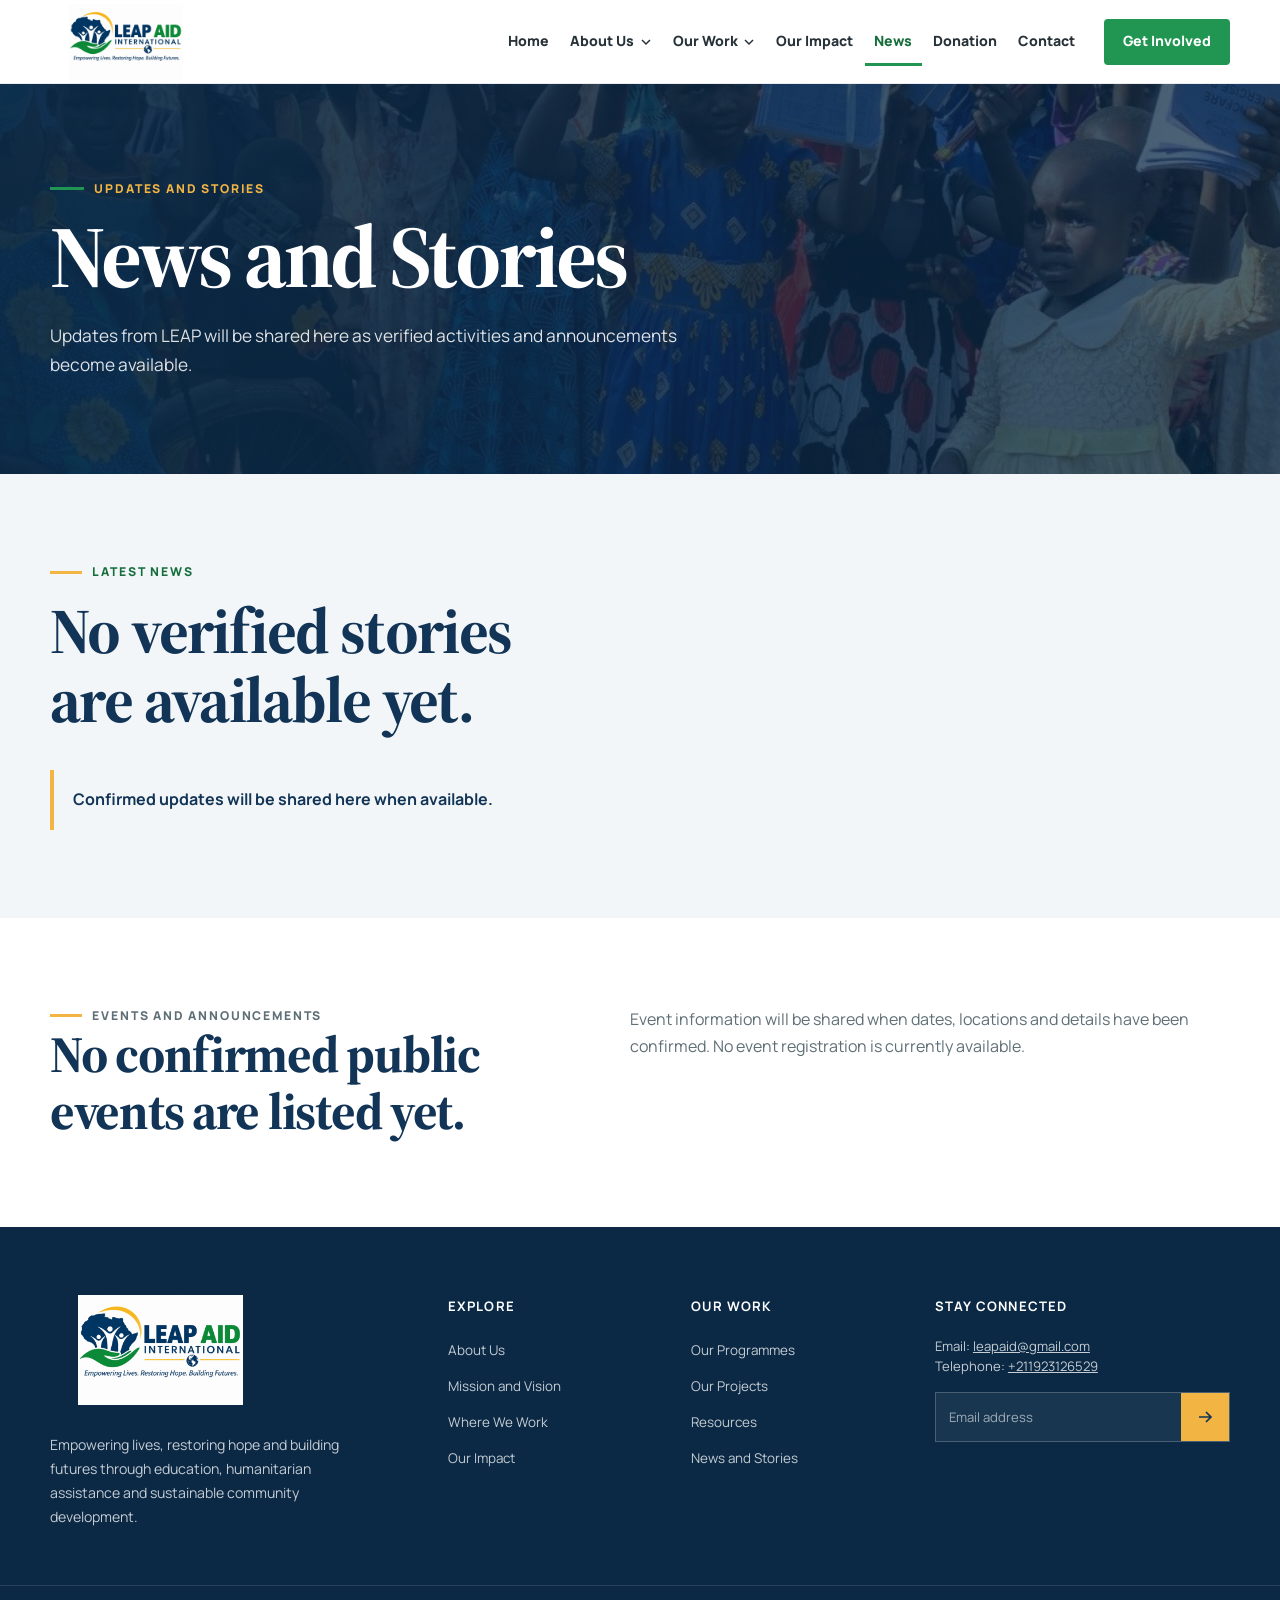
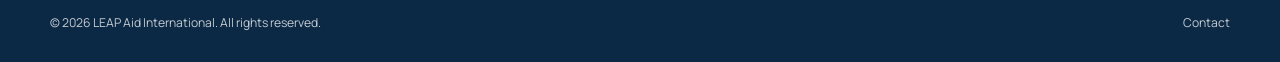
<file: news.html>
<!doctype html>
<html lang="en">
  <head>
    <meta charset="utf-8">
    <meta name="viewport" content="width=device-width, initial-scale=1">
    <meta name="description" content="Read verified updates and announcements from LEAP Aid International.">
    <title>News and Stories | LEAP Aid International</title>
    <link rel="preconnect" href="https://fonts.googleapis.com">
    <link rel="preconnect" href="https://fonts.gstatic.com" crossorigin>
    <link href="https://fonts.googleapis.com/css2?family=Manrope:wght@400;500;600;700;800&family=Source+Serif+4:opsz,wght@8..60,600;8..60,700&display=swap" rel="stylesheet">
    <link rel="stylesheet" href="css/style.css">
    <script src="js/script.js" defer></script>
  </head>
  <body>
    <a class="skip-link" href="#main-content">Skip to main content</a>
    <header class="site-header" data-header>
      <div class="container header-inner">
        <a class="brand" href="index.html" aria-label="LEAP Aid International home"><span class="brand-mark" aria-hidden="true"><span>LA</span></span><span class="brand-text"><strong>LEAP Aid</strong><span>International</span></span></a>
        <button class="menu-toggle" type="button" aria-controls="primary-navigation" aria-expanded="false" data-menu-toggle><span class="menu-toggle-label">Menu</span><span class="menu-toggle-icon" aria-hidden="true"><span></span><span></span><span></span></span></button>
        <nav class="primary-navigation" id="primary-navigation" aria-label="Primary navigation" data-navigation>
          <ul class="nav-list">
            <li><a class="nav-link" href="index.html">Home</a></li>
            <li class="nav-item-dropdown" data-dropdown><button class="nav-link dropdown-toggle" type="button" aria-expanded="false" aria-controls="about-menu">About Us<svg class="dropdown-icon" viewBox="0 0 12 12" aria-hidden="true"><path d="M2 4l4 4 4-4" fill="none" stroke="currentColor" stroke-width="1.5"/></svg></button><ul class="dropdown-menu" id="about-menu"><li><a href="about.html">About</a></li><li><a href="mission-vision.html">Mission and Vision</a></li><li><a href="where-we-work.html">Where We Work</a></li></ul></li>
            <li class="nav-item-dropdown" data-dropdown><button class="nav-link dropdown-toggle" type="button" aria-expanded="false" aria-controls="work-menu">Our Work<svg class="dropdown-icon" viewBox="0 0 12 12" aria-hidden="true"><path d="M2 4l4 4 4-4" fill="none" stroke="currentColor" stroke-width="1.5"/></svg></button><ul class="dropdown-menu" id="work-menu"><li><a href="programmes.html">Programmes</a></li><li><a href="projects.html">Projects</a></li><li><a href="resources.html">Resources</a></li></ul></li>
            <li><a class="nav-link" href="impact.html">Our Impact</a></li><li><a class="nav-link active" href="news.html" aria-current="page">News</a></li><li><a class="nav-link" href="donate.html">Donation</a></li><li><a class="nav-link" href="contact.html">Contact</a></li>
          </ul><a class="button button-primary header-cta" href="get-involved.html">Get Involved</a>
        </nav>
      </div>
    </header>

    <main id="main-content">
      <section class="page-hero" aria-labelledby="page-title">
        <div class="container page-hero-inner">
          <p class="page-hero-eyebrow">Updates and Stories</p>
          <h1 id="page-title">News and Stories</h1>
          <p>Updates from LEAP will be shared here as verified activities and announcements become available.</p>
        </div>
      </section>

      <section class="news-listing section" id="latest-stories" aria-labelledby="latest-stories-title">
        <div class="container">
          <div class="section-heading">
            <p class="section-eyebrow">Latest news</p>
            <h2 id="latest-stories-title">No verified stories are available yet.</h2>
          </div>
          <p class="news-empty-state">Confirmed updates will be shared here when available.</p>
        </div>
      </section>

      <section class="news-events section" aria-labelledby="news-events-title">
        <div class="container news-events-grid">
          <div>
            <p class="section-eyebrow">Events and announcements</p>
            <h2 id="news-events-title">No confirmed public events are listed yet.</h2>
          </div>
          <div>
            <p>
              Event information will be shared when dates, locations and details have
              been confirmed. No event registration is currently available.
            </p>
          </div>
        </div>
      </section>
    </main>

    <footer class="site-footer">
      <div class="container footer-main">
        <div class="footer-brand-column"><a class="brand brand-footer" href="index.html" aria-label="LEAP Aid International home"><span class="brand-mark" aria-hidden="true"><span>LA</span></span><span class="brand-text"><strong>LEAP Aid</strong><span>International</span></span></a><p>Empowering lives, restoring hope and building futures through education, humanitarian assistance and sustainable community development.</p></div>
        <nav class="footer-link-column" aria-label="Explore"><h2>Explore</h2><ul><li><a href="about.html">About Us</a></li><li><a href="mission-vision.html">Mission and Vision</a></li><li><a href="where-we-work.html">Where We Work</a></li><li><a href="impact.html">Our Impact</a></li></ul></nav>
        <nav class="footer-link-column" aria-label="Our work"><h2>Our Work</h2><ul><li><a href="programmes.html">Our Programmes</a></li><li><a href="projects.html">Our Projects</a></li><li><a href="resources.html">Resources</a></li><li><a href="news.html">News and Stories</a></li></ul></nav>
        <div class="footer-connect-column"><h2>Stay Connected</h2><p>Email: <a href="mailto:leapaid@gmail.com">leapaid@gmail.com</a><br>Telephone: <a href="tel:+211923126529">+211923126529</a></p><form class="newsletter-form" novalidate data-newsletter-form><label for="newsletter-email">Email address</label><div class="newsletter-fields"><input id="newsletter-email" name="email" type="email" autocomplete="email" placeholder="Email address" aria-describedby="newsletter-status"><button type="submit" aria-label="Submit newsletter form"><svg viewBox="0 0 20 20" aria-hidden="true"><path d="M4 10h11M11 5l5 5-5 5" fill="none" stroke="currentColor" stroke-width="1.7"/></svg></button></div><p class="newsletter-status" id="newsletter-status" role="status" aria-live="polite"></p></form></div>
      </div>
      <div class="footer-bottom"><div class="container footer-bottom-inner"><p>&copy; <span data-current-year></span> LEAP Aid International. All rights reserved.</p><nav aria-label="Footer links"><a href="contact.html">Contact</a></nav></div></div>
    </footer>
    <button class="back-to-top" type="button" aria-label="Back to top" data-back-to-top><svg viewBox="0 0 20 20" aria-hidden="true"><path d="M10 16V5M5 10l5-5 5 5" fill="none" stroke="currentColor" stroke-width="1.7"/></svg></button>
  </body>
</html>
</file>
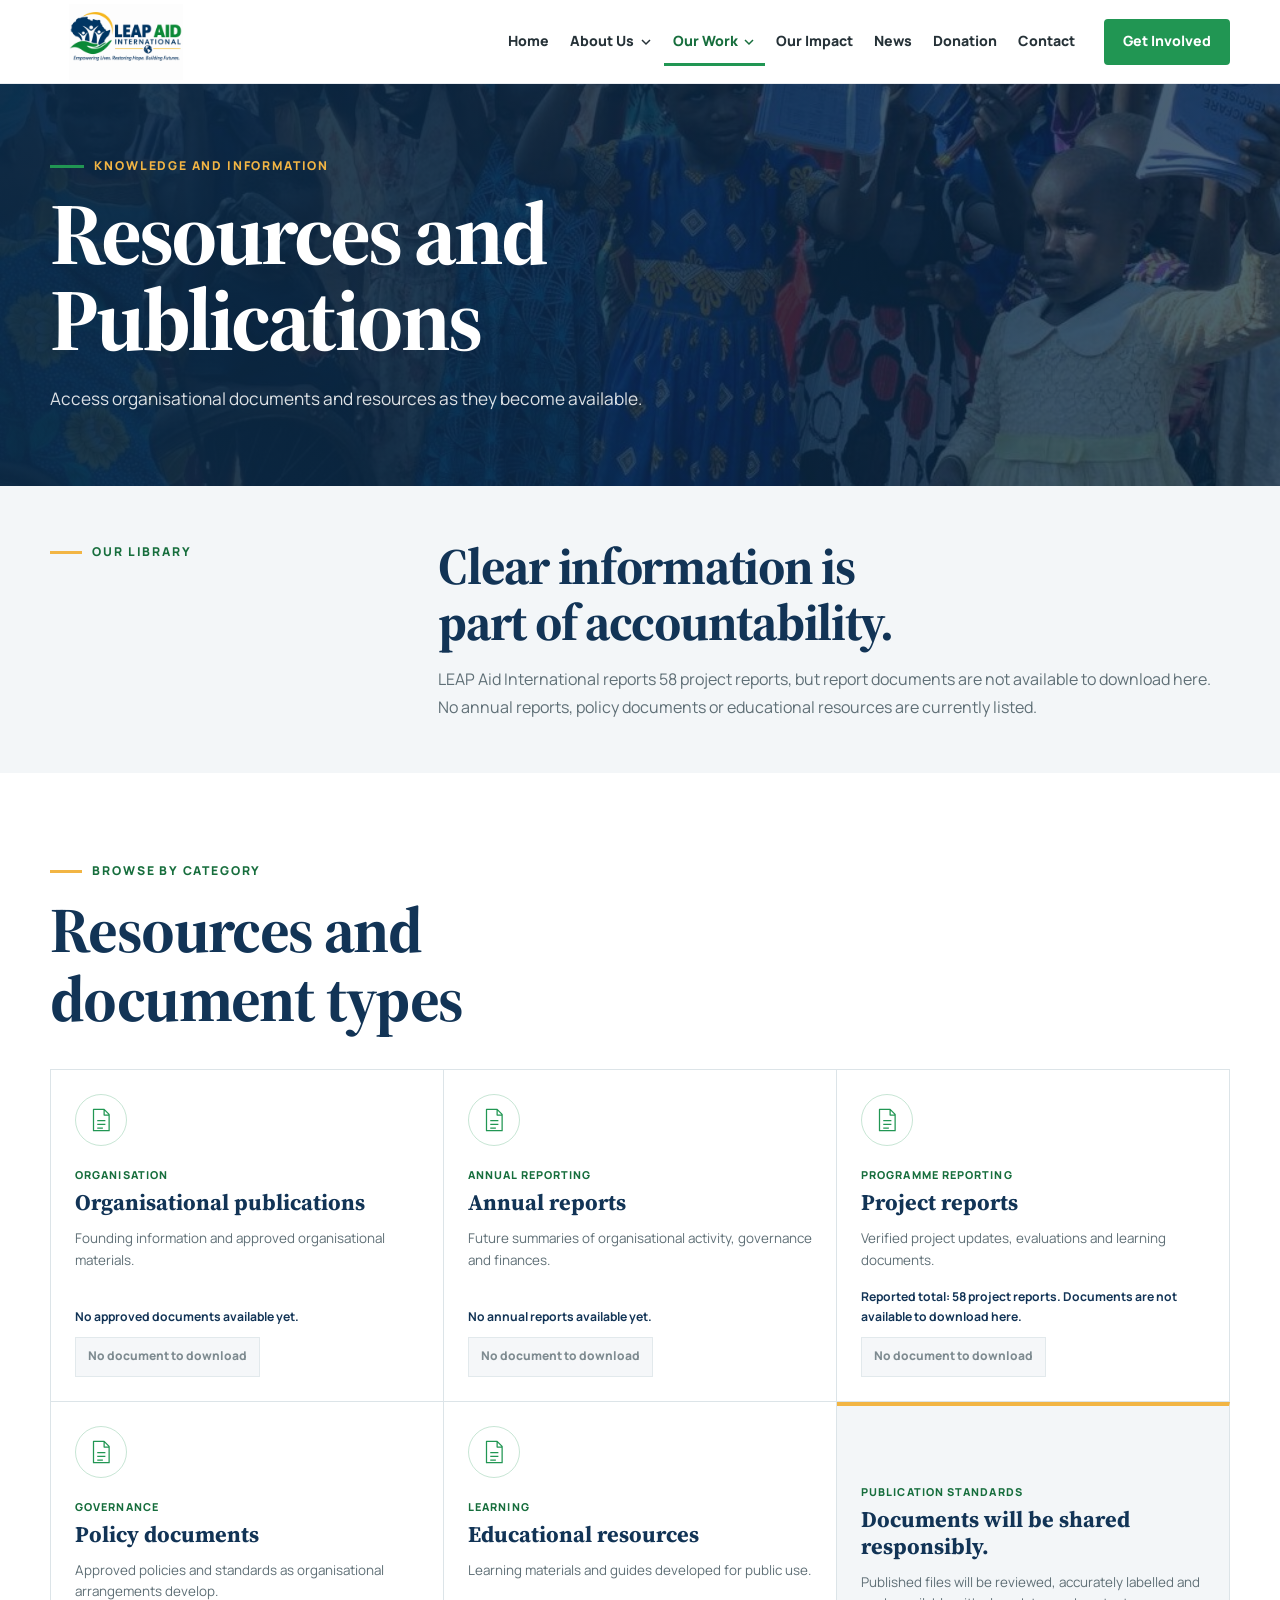
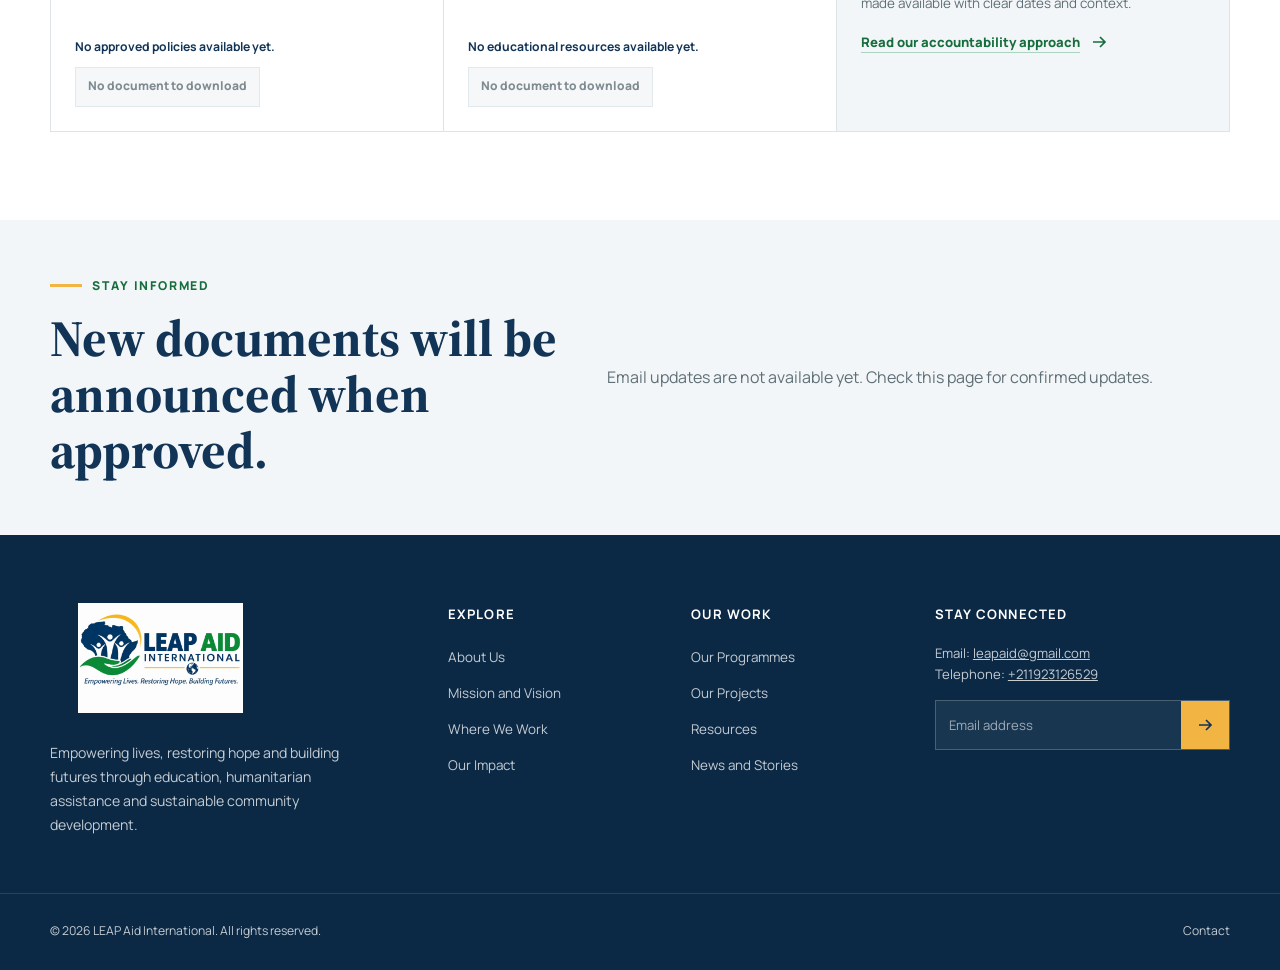
<file: resources.html>
<!doctype html>
<html lang="en">
  <head>
    <meta charset="utf-8">
    <meta name="viewport" content="width=device-width, initial-scale=1">
    <meta name="description" content="Browse LEAP Aid International's organisational publications, reports, policy documents and educational resources.">
    <title>Resources and Publications | LEAP Aid International</title>
    <link rel="preconnect" href="https://fonts.googleapis.com">
    <link rel="preconnect" href="https://fonts.gstatic.com" crossorigin>
    <link href="https://fonts.googleapis.com/css2?family=Manrope:wght@400;500;600;700;800&family=Source+Serif+4:opsz,wght@8..60,600;8..60,700&display=swap" rel="stylesheet">
    <link rel="stylesheet" href="css/style.css">
    <script src="js/script.js" defer></script>
  </head>
  <body>
    <a class="skip-link" href="#main-content">Skip to main content</a>
    <header class="site-header" data-header>
      <div class="container header-inner">
        <a class="brand" href="index.html" aria-label="LEAP Aid International home"><span class="brand-mark" aria-hidden="true"><span>LA</span></span><span class="brand-text"><strong>LEAP Aid</strong><span>International</span></span></a>
        <button class="menu-toggle" type="button" aria-controls="primary-navigation" aria-expanded="false" data-menu-toggle><span class="menu-toggle-label">Menu</span><span class="menu-toggle-icon" aria-hidden="true"><span></span><span></span><span></span></span></button>
        <nav class="primary-navigation" id="primary-navigation" aria-label="Primary navigation" data-navigation>
          <ul class="nav-list">
            <li><a class="nav-link" href="index.html">Home</a></li>
            <li class="nav-item-dropdown" data-dropdown><button class="nav-link dropdown-toggle" type="button" aria-expanded="false" aria-controls="about-menu">About Us<svg class="dropdown-icon" viewBox="0 0 12 12" aria-hidden="true"><path d="M2 4l4 4 4-4" fill="none" stroke="currentColor" stroke-width="1.5"/></svg></button><ul class="dropdown-menu" id="about-menu"><li><a href="about.html">About</a></li><li><a href="mission-vision.html">Mission and Vision</a></li><li><a href="where-we-work.html">Where We Work</a></li></ul></li>
            <li class="nav-item-dropdown" data-dropdown><button class="nav-link dropdown-toggle active" type="button" aria-expanded="false" aria-controls="work-menu" aria-current="page">Our Work<svg class="dropdown-icon" viewBox="0 0 12 12" aria-hidden="true"><path d="M2 4l4 4 4-4" fill="none" stroke="currentColor" stroke-width="1.5"/></svg></button><ul class="dropdown-menu" id="work-menu"><li><a href="programmes.html">Programmes</a></li><li><a href="projects.html">Projects</a></li><li><a href="resources.html" aria-current="page">Resources</a></li></ul></li>
            <li><a class="nav-link" href="impact.html">Our Impact</a></li><li><a class="nav-link" href="news.html">News</a></li><li><a class="nav-link" href="donate.html">Donation</a></li><li><a class="nav-link" href="contact.html">Contact</a></li>
          </ul><a class="button button-primary header-cta" href="get-involved.html">Get Involved</a>
        </nav>
      </div>
    </header>

    <main id="main-content">
      <section class="page-hero" aria-labelledby="page-title">
        <div class="container page-hero-inner">
          <p class="page-hero-eyebrow">Knowledge and Information</p>
          <h1 id="page-title">Resources and Publications</h1>
          <p>Access organisational documents and resources as they become available.</p>
        </div>
      </section>

      <section class="resources-intro section">
        <div class="container resources-intro-grid">
          <p class="section-eyebrow">Our library</p>
          <div>
            <h2>Clear information is part of accountability.</h2>
            <p>
              LEAP Aid International reports 58 project reports, but report documents are not
              available to download here. No annual reports, policy documents or educational
              resources are currently listed.
            </p>
          </div>
        </div>
      </section>

      <section class="resources-list section" aria-labelledby="resource-categories-title">
        <div class="container">
          <div class="section-heading">
            <p class="section-eyebrow">Browse by category</p>
            <h2 id="resource-categories-title">Resources and document types</h2>
          </div>
          <div class="resources-grid">
            <article class="resource-card">
              <span class="resource-type-icon" aria-hidden="true"><svg viewBox="0 0 48 48"><path d="M12 7h17l8 8v26H12zM29 7v9h8M18 25h13M18 31h13M18 37h9" fill="none" stroke="currentColor" stroke-width="2" stroke-linejoin="round"/></svg></span>
              <p class="resource-category">Organisation</p><h3>Organisational publications</h3>
              <p>Founding information and approved organisational materials.</p>
              <p class="resource-availability">No approved documents available yet.</p>
              <button class="resource-download" type="button" disabled aria-disabled="true">No document to download</button>
            </article>
            <article class="resource-card">
              <span class="resource-type-icon" aria-hidden="true"><svg viewBox="0 0 48 48"><path d="M12 7h17l8 8v26H12zM29 7v9h8M18 25h13M18 31h13M18 37h9" fill="none" stroke="currentColor" stroke-width="2" stroke-linejoin="round"/></svg></span>
              <p class="resource-category">Annual reporting</p><h3>Annual reports</h3>
              <p>Future summaries of organisational activity, governance and finances.</p>
              <p class="resource-availability">No annual reports available yet.</p>
              <button class="resource-download" type="button" disabled aria-disabled="true">No document to download</button>
            </article>
            <article class="resource-card">
              <span class="resource-type-icon" aria-hidden="true"><svg viewBox="0 0 48 48"><path d="M12 7h17l8 8v26H12zM29 7v9h8M18 25h13M18 31h13M18 37h9" fill="none" stroke="currentColor" stroke-width="2" stroke-linejoin="round"/></svg></span>
              <p class="resource-category">Programme reporting</p><h3>Project reports</h3>
              <p>Verified project updates, evaluations and learning documents.</p>
              <p class="resource-availability">Reported total: 58 project reports. Documents are not available to download here.</p>
              <button class="resource-download" type="button" disabled aria-disabled="true">No document to download</button>
            </article>
            <article class="resource-card">
              <span class="resource-type-icon" aria-hidden="true"><svg viewBox="0 0 48 48"><path d="M12 7h17l8 8v26H12zM29 7v9h8M18 25h13M18 31h13M18 37h9" fill="none" stroke="currentColor" stroke-width="2" stroke-linejoin="round"/></svg></span>
              <p class="resource-category">Governance</p><h3>Policy documents</h3>
              <p>Approved policies and standards as organisational arrangements develop.</p>
              <p class="resource-availability">No approved policies available yet.</p>
              <button class="resource-download" type="button" disabled aria-disabled="true">No document to download</button>
            </article>
            <article class="resource-card">
              <span class="resource-type-icon" aria-hidden="true"><svg viewBox="0 0 48 48"><path d="M12 7h17l8 8v26H12zM29 7v9h8M18 25h13M18 31h13M18 37h9" fill="none" stroke="currentColor" stroke-width="2" stroke-linejoin="round"/></svg></span>
              <p class="resource-category">Learning</p><h3>Educational resources</h3>
              <p>Learning materials and guides developed for public use.</p>
              <p class="resource-availability">No educational resources available yet.</p>
              <button class="resource-download" type="button" disabled aria-disabled="true">No document to download</button>
            </article>
            <article class="resource-card resource-card-note">
              <p class="resource-category">Publication standards</p><h3>Documents will be shared responsibly.</h3>
              <p>Published files will be reviewed, accurately labelled and made available with clear dates and context.</p>
              <a class="text-link" href="impact.html">Read our accountability approach<svg viewBox="0 0 20 20" aria-hidden="true"><path d="M4 10h11M11 5l5 5-5 5" fill="none" stroke="currentColor" stroke-width="1.7"/></svg></a>
            </article>
          </div>
        </div>
      </section>

      <section class="resources-contact">
        <div class="container resources-contact-inner">
          <div><p class="section-eyebrow">Stay informed</p><h2>New documents will be announced when approved.</h2></div>
          <p>Email updates are not available yet. Check this page for confirmed updates.</p>
        </div>
      </section>
    </main>

    <footer class="site-footer">
      <div class="container footer-main">
        <div class="footer-brand-column"><a class="brand brand-footer" href="index.html" aria-label="LEAP Aid International home"><span class="brand-mark" aria-hidden="true"><span>LA</span></span><span class="brand-text"><strong>LEAP Aid</strong><span>International</span></span></a><p>Empowering lives, restoring hope and building futures through education, humanitarian assistance and sustainable community development.</p></div>
        <nav class="footer-link-column" aria-label="Explore"><h2>Explore</h2><ul><li><a href="about.html">About Us</a></li><li><a href="mission-vision.html">Mission and Vision</a></li><li><a href="where-we-work.html">Where We Work</a></li><li><a href="impact.html">Our Impact</a></li></ul></nav>
        <nav class="footer-link-column" aria-label="Our work"><h2>Our Work</h2><ul><li><a href="programmes.html">Our Programmes</a></li><li><a href="projects.html">Our Projects</a></li><li><a href="resources.html">Resources</a></li><li><a href="news.html">News and Stories</a></li></ul></nav>
        <div class="footer-connect-column"><h2>Stay Connected</h2><p>Email: <a href="mailto:leapaid@gmail.com">leapaid@gmail.com</a><br>Telephone: <a href="tel:+211923126529">+211923126529</a></p><form class="newsletter-form" novalidate data-newsletter-form><label for="newsletter-email">Email address</label><div class="newsletter-fields"><input id="newsletter-email" name="email" type="email" autocomplete="email" placeholder="Email address" aria-describedby="newsletter-status"><button type="submit" aria-label="Submit newsletter form"><svg viewBox="0 0 20 20" aria-hidden="true"><path d="M4 10h11M11 5l5 5-5 5" fill="none" stroke="currentColor" stroke-width="1.7"/></svg></button></div><p class="newsletter-status" id="newsletter-status" role="status" aria-live="polite"></p></form></div>
      </div>
      <div class="footer-bottom"><div class="container footer-bottom-inner"><p>&copy; <span data-current-year></span> LEAP Aid International. All rights reserved.</p><nav aria-label="Footer links"><a href="contact.html">Contact</a></nav></div></div>
    </footer>
    <button class="back-to-top" type="button" aria-label="Back to top" data-back-to-top><svg viewBox="0 0 20 20" aria-hidden="true"><path d="M10 16V5M5 10l5-5 5 5" fill="none" stroke="currentColor" stroke-width="1.7"/></svg></button>
  </body>
</html>
</file>
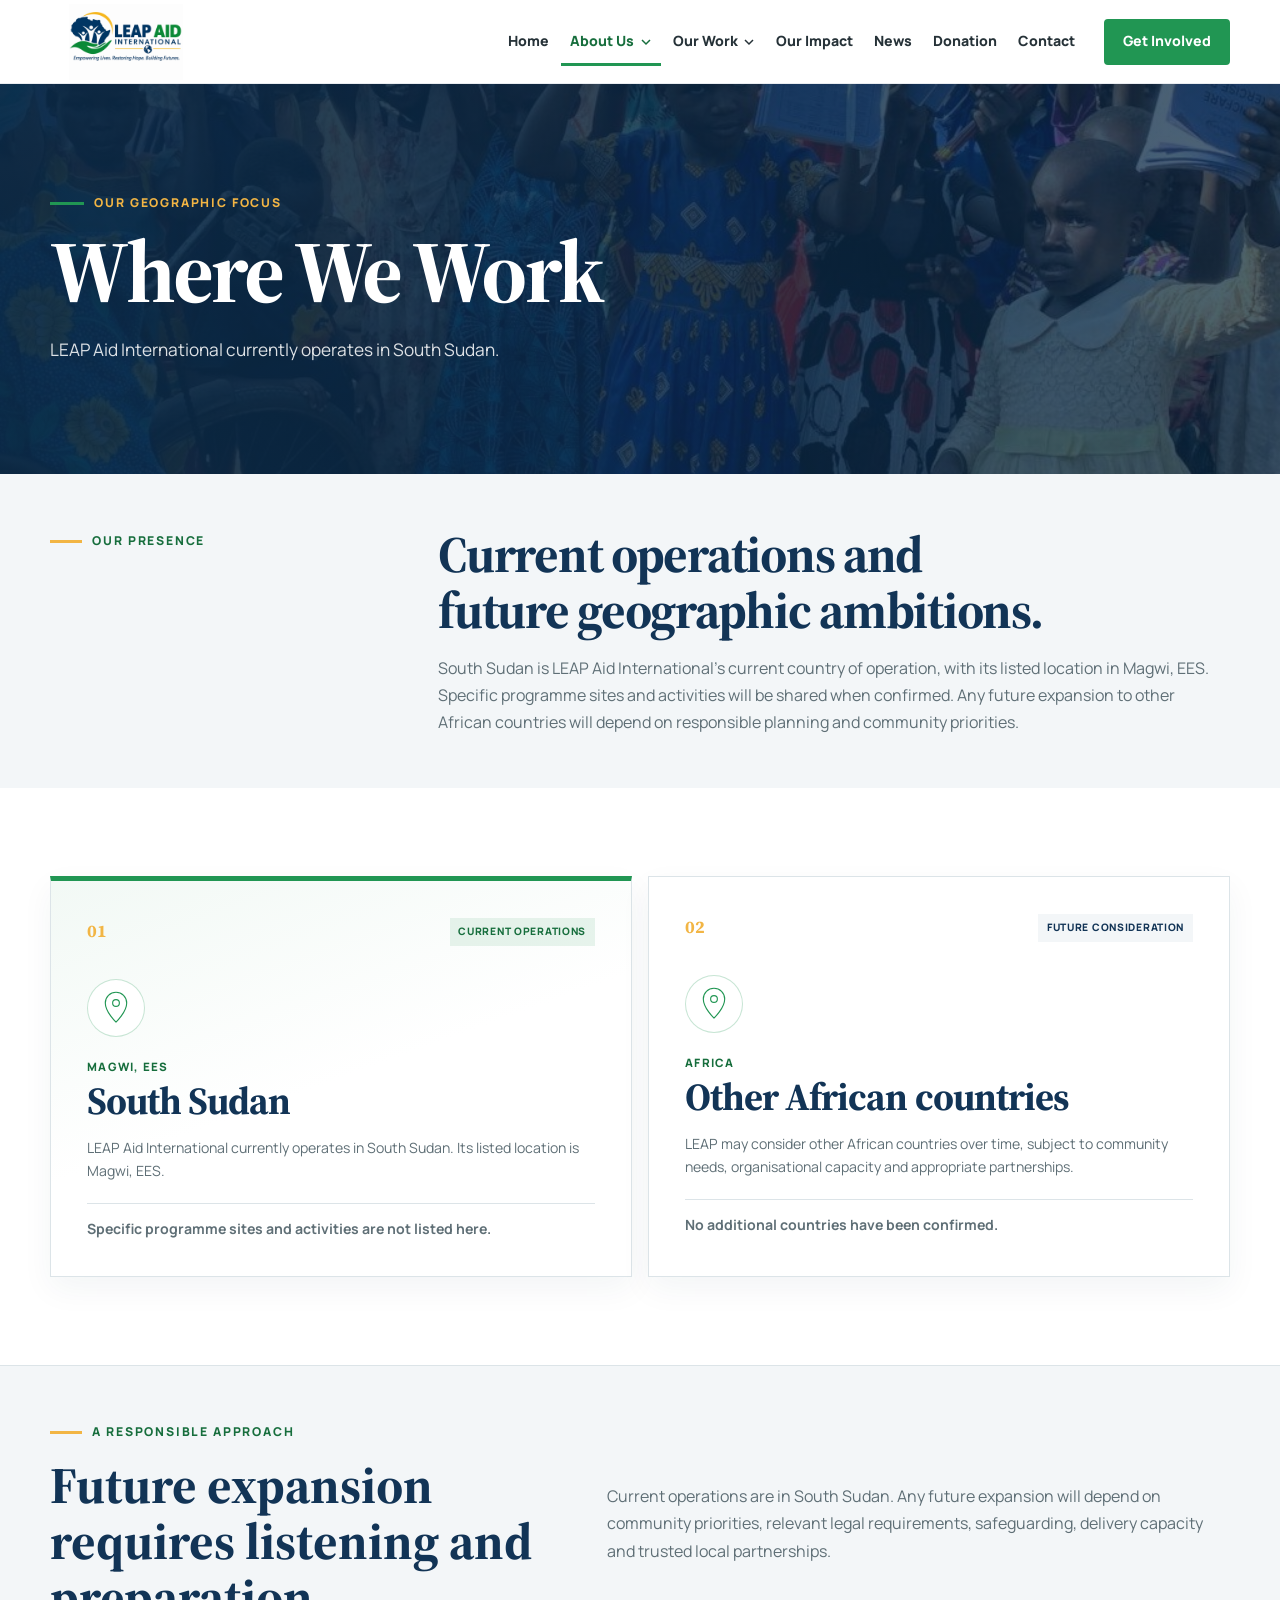
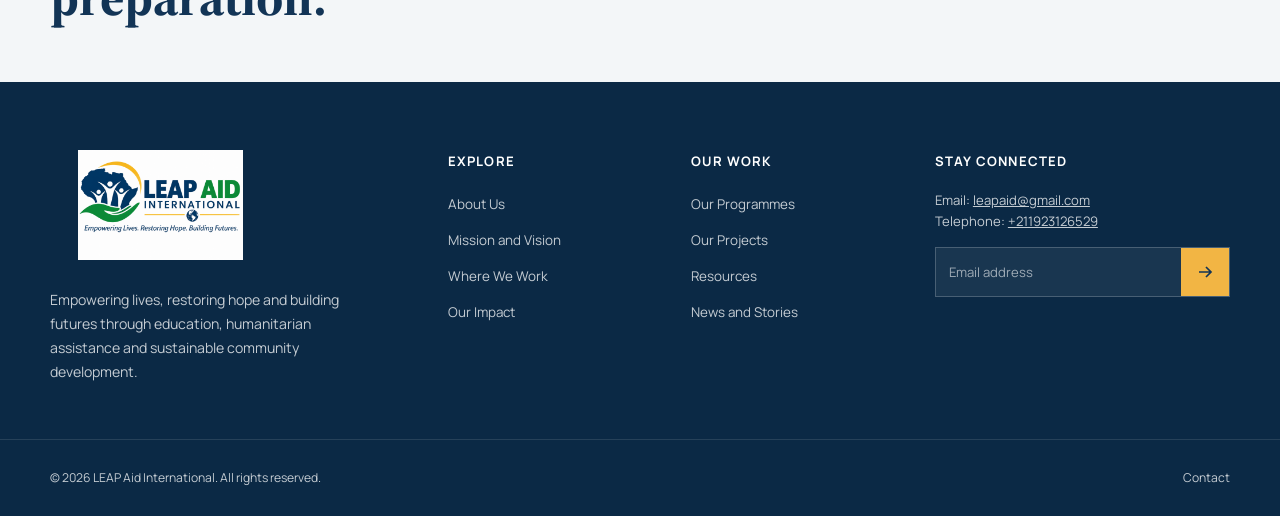
<file: where-we-work.html>
<!doctype html>
<html lang="en">
  <head>
    <meta charset="utf-8">
    <meta name="viewport" content="width=device-width, initial-scale=1">
    <meta name="description" content="Learn about LEAP Aid International's intended geographic focus and long-term aspirations.">
    <title>Where We Work | LEAP Aid International</title>
    <link rel="preconnect" href="https://fonts.googleapis.com">
    <link rel="preconnect" href="https://fonts.gstatic.com" crossorigin>
    <link href="https://fonts.googleapis.com/css2?family=Manrope:wght@400;500;600;700;800&family=Source+Serif+4:opsz,wght@8..60,600;8..60,700&display=swap" rel="stylesheet">
    <link rel="stylesheet" href="css/style.css">
    <script src="js/script.js" defer></script>
  </head>
  <body>
    <a class="skip-link" href="#main-content">Skip to main content</a>
    <header class="site-header" data-header>
      <div class="container header-inner">
        <a class="brand" href="index.html" aria-label="LEAP Aid International home"><span class="brand-mark" aria-hidden="true"><span>LA</span></span><span class="brand-text"><strong>LEAP Aid</strong><span>International</span></span></a>
        <button class="menu-toggle" type="button" aria-controls="primary-navigation" aria-expanded="false" data-menu-toggle><span class="menu-toggle-label">Menu</span><span class="menu-toggle-icon" aria-hidden="true"><span></span><span></span><span></span></span></button>
        <nav class="primary-navigation" id="primary-navigation" aria-label="Primary navigation" data-navigation>
          <ul class="nav-list">
            <li><a class="nav-link" href="index.html">Home</a></li>
            <li class="nav-item-dropdown" data-dropdown><button class="nav-link dropdown-toggle active" type="button" aria-expanded="false" aria-controls="about-menu" aria-current="page">About Us<svg class="dropdown-icon" viewBox="0 0 12 12" aria-hidden="true"><path d="M2 4l4 4 4-4" fill="none" stroke="currentColor" stroke-width="1.5"/></svg></button><ul class="dropdown-menu" id="about-menu"><li><a href="about.html">About</a></li><li><a href="mission-vision.html">Mission and Vision</a></li><li><a href="where-we-work.html" aria-current="page">Where We Work</a></li></ul></li>
            <li class="nav-item-dropdown" data-dropdown><button class="nav-link dropdown-toggle" type="button" aria-expanded="false" aria-controls="work-menu">Our Work<svg class="dropdown-icon" viewBox="0 0 12 12" aria-hidden="true"><path d="M2 4l4 4 4-4" fill="none" stroke="currentColor" stroke-width="1.5"/></svg></button><ul class="dropdown-menu" id="work-menu"><li><a href="programmes.html">Programmes</a></li><li><a href="projects.html">Projects</a></li><li><a href="resources.html">Resources</a></li></ul></li>
            <li><a class="nav-link" href="impact.html">Our Impact</a></li><li><a class="nav-link" href="news.html">News</a></li><li><a class="nav-link" href="donate.html">Donation</a></li><li><a class="nav-link" href="contact.html">Contact</a></li>
          </ul><a class="button button-primary header-cta" href="get-involved.html">Get Involved</a>
        </nav>
      </div>
    </header>

    <main id="main-content">
      <section class="page-hero" aria-labelledby="page-title">
        <div class="container page-hero-inner">
          <p class="page-hero-eyebrow">Our Geographic Focus</p>
          <h1 id="page-title">Where We Work</h1>
          <p>LEAP Aid International currently operates in South Sudan.</p>
        </div>
      </section>

      <section class="where-intro section">
        <div class="container where-intro-grid">
          <p class="section-eyebrow">Our presence</p>
          <div>
            <h2>Current operations and future geographic ambitions.</h2>
            <p>
              South Sudan is LEAP Aid International’s current country of operation, with
              its listed location in Magwi, EES. Specific programme sites and activities
              will be shared when confirmed. Any future expansion to other African
              countries will depend on responsible planning and community priorities.
            </p>
          </div>
        </div>
      </section>

      <section class="where-locations section" aria-label="Operational status and future geographic aspirations">
        <div class="container where-locations-grid">
          <article class="location-card location-card-focus">
            <div class="location-card-top">
              <span class="location-index">01</span>
              <span class="location-status">Current operations</span>
            </div>
            <div class="location-symbol" aria-hidden="true">
              <svg viewBox="0 0 64 64"><path d="M32 57s19-18 19-34a19 19 0 10-38 0c0 16 19 34 19 34z" fill="none" stroke="currentColor" stroke-width="2"/><circle cx="32" cy="23" r="6" fill="none" stroke="currentColor" stroke-width="2"/></svg>
            </div>
            <p class="location-region">Magwi, EES</p>
            <h2>South Sudan</h2>
            <p>
              LEAP Aid International currently operates in South Sudan. Its listed
              location is Magwi, EES.
            </p>
            <p class="location-caveat">Specific programme sites and activities are not listed here.</p>
          </article>

          <article class="location-card">
            <div class="location-card-top">
              <span class="location-index">02</span>
              <span class="location-status location-status-aspiration">Future consideration</span>
            </div>
            <div class="location-symbol" aria-hidden="true">
              <svg viewBox="0 0 64 64"><path d="M32 57s19-18 19-34a19 19 0 10-38 0c0 16 19 34 19 34z" fill="none" stroke="currentColor" stroke-width="2"/><circle cx="32" cy="23" r="6" fill="none" stroke="currentColor" stroke-width="2"/></svg>
            </div>
            <p class="location-region">Africa</p>
            <h2>Other African countries</h2>
            <p>
              LEAP may consider other African countries over time, subject to community
              needs, organisational capacity and appropriate partnerships.
            </p>
            <p class="location-caveat">No additional countries have been confirmed.</p>
          </article>
        </div>
      </section>

      <section class="where-map-note">
        <div class="container where-map-note-inner">
          <div>
            <p class="section-eyebrow">A responsible approach</p>
            <h2>Future expansion requires listening and preparation.</h2>
          </div>
          <p>
            Current operations are in South Sudan. Any future expansion will depend on
            community priorities, relevant legal requirements, safeguarding, delivery
            capacity and trusted local partnerships.
          </p>
        </div>
      </section>
    </main>

    <footer class="site-footer">
      <div class="container footer-main">
        <div class="footer-brand-column"><a class="brand brand-footer" href="index.html" aria-label="LEAP Aid International home"><span class="brand-mark" aria-hidden="true"><span>LA</span></span><span class="brand-text"><strong>LEAP Aid</strong><span>International</span></span></a><p>Empowering lives, restoring hope and building futures through education, humanitarian assistance and sustainable community development.</p></div>
        <nav class="footer-link-column" aria-label="Explore"><h2>Explore</h2><ul><li><a href="about.html">About Us</a></li><li><a href="mission-vision.html">Mission and Vision</a></li><li><a href="where-we-work.html">Where We Work</a></li><li><a href="impact.html">Our Impact</a></li></ul></nav>
        <nav class="footer-link-column" aria-label="Our work"><h2>Our Work</h2><ul><li><a href="programmes.html">Our Programmes</a></li><li><a href="projects.html">Our Projects</a></li><li><a href="resources.html">Resources</a></li><li><a href="news.html">News and Stories</a></li></ul></nav>
        <div class="footer-connect-column"><h2>Stay Connected</h2><p>Email: <a href="mailto:leapaid@gmail.com">leapaid@gmail.com</a><br>Telephone: <a href="tel:+211923126529">+211923126529</a></p><form class="newsletter-form" novalidate data-newsletter-form><label for="newsletter-email">Email address</label><div class="newsletter-fields"><input id="newsletter-email" name="email" type="email" autocomplete="email" placeholder="Email address" aria-describedby="newsletter-status"><button type="submit" aria-label="Submit newsletter form"><svg viewBox="0 0 20 20" aria-hidden="true"><path d="M4 10h11M11 5l5 5-5 5" fill="none" stroke="currentColor" stroke-width="1.7"/></svg></button></div><p class="newsletter-status" id="newsletter-status" role="status" aria-live="polite"></p></form></div>
      </div>
      <div class="footer-bottom"><div class="container footer-bottom-inner"><p>&copy; <span data-current-year></span> LEAP Aid International. All rights reserved.</p><nav aria-label="Footer links"><a href="contact.html">Contact</a></nav></div></div>
    </footer>
    <button class="back-to-top" type="button" aria-label="Back to top" data-back-to-top><svg viewBox="0 0 20 20" aria-hidden="true"><path d="M10 16V5M5 10l5-5 5 5" fill="none" stroke="currentColor" stroke-width="1.7"/></svg></button>
  </body>
</html>
</file>
<file: css/style.css>
/* =========================================
   1. Design tokens
========================================= */
:root {
  --navy: #123456;
  --navy-dark: #0b2945;
  --green: #219653;
  --green-dark: #176e3d;
  --gold: #f2b544;
  --white: #ffffff;
  --light-grey: #f3f6f8;
  --charcoal: #263238;
  --muted: #5f6f76;
  --border: #dce4e8;

  --font-ui: "Manrope", Arial, sans-serif;
  --font-heading: "Source Serif 4", Georgia, serif;

  --container-width: 1180px;
  --header-height: 84px;
  --section-space: 5.5rem;
  --shadow-small: 0 10px 30px rgba(18, 52, 86, 0.09);
}

/* =========================================
   2. Reset and base styles
========================================= */
*,
*::before,
*::after {
  box-sizing: border-box;
}

html {
  scroll-behavior: smooth;
}

body {
  margin: 0;
  min-width: 280px;
  color: var(--charcoal);
  background: var(--white);
  font-family: var(--font-ui);
  font-size: 1rem;
  line-height: 1.7;
  -webkit-font-smoothing: antialiased;
}

img,
svg {
  max-width: 100%;
}

button,
input,
textarea,
select {
  font: inherit;
}

button,
a {
  -webkit-tap-highlight-color: transparent;
}

a {
  color: inherit;
}

:focus-visible {
  outline: 3px solid var(--gold);
  outline-offset: 3px;
}

.container {
  width: min(calc(100% - 2rem), var(--container-width));
  margin-inline: auto;
}

.skip-link {
  position: fixed;
  top: 0.75rem;
  left: 0.75rem;
  z-index: 1000;
  padding: 0.75rem 1rem;
  color: var(--navy);
  background: var(--gold);
  font-weight: 800;
  transform: translateY(-150%);
  transition: transform 180ms ease;
}

.skip-link:focus {
  transform: translateY(0);
}

/* =========================================
   3. Reusable buttons
========================================= */
.button {
  display: inline-flex;
  min-height: 48px;
  align-items: center;
  justify-content: center;
  padding: 0.75rem 1.35rem;
  border: 2px solid transparent;
  border-radius: 4px;
  font-weight: 800;
  line-height: 1;
  text-decoration: none;
  cursor: pointer;
  transition:
    background-color 180ms ease,
    border-color 180ms ease,
    color 180ms ease,
    transform 180ms ease;
}

.button:hover {
  transform: translateY(-2px);
}

.button-primary {
  color: var(--white);
  background: var(--green);
  border-color: var(--green);
}

.button-primary:hover {
  background: var(--green-dark);
  border-color: var(--green-dark);
}

/* =========================================
   4. Shared header
========================================= */
.site-header {
  position: relative;
  z-index: 100;
  height: var(--header-height);
  background: var(--white);
  border-bottom: 1px solid rgba(18, 52, 86, 0.09);
}

.header-inner {
  height: 100%;
  display: flex;
  align-items: center;
  justify-content: space-between;
  gap: 1.5rem;
}

.brand {
  display: inline-flex;
  flex-shrink: 0;
  align-items: center;
  gap: 0.65rem;
  color: var(--navy);
  text-decoration: none;
}

.brand-mark {
  width: 152px;
  height: 76px;
  display: block;
  flex-shrink: 0;
  background: url("../images/leap-aid-logo.png") center / contain no-repeat;
}

.brand-mark span {
  display: none;
}

.brand-text {
  display: none;
}

.menu-toggle {
  display: none;
  min-height: 48px;
  align-items: center;
  gap: 0.7rem;
  padding: 0.65rem;
  border: 0;
  color: var(--navy);
  background: transparent;
  font-weight: 800;
  cursor: pointer;
}

.menu-toggle-icon {
  width: 26px;
  display: grid;
  gap: 5px;
}

.menu-toggle-icon span {
  height: 2px;
  display: block;
  background: currentColor;
  transition:
    transform 180ms ease,
    opacity 180ms ease;
}

.menu-toggle[aria-expanded="true"] .menu-toggle-icon span:first-child {
  transform: translateY(7px) rotate(45deg);
}

.menu-toggle[aria-expanded="true"] .menu-toggle-icon span:nth-child(2) {
  opacity: 0;
}

.menu-toggle[aria-expanded="true"] .menu-toggle-icon span:last-child {
  transform: translateY(-7px) rotate(-45deg);
}

.primary-navigation {
  display: flex;
  align-items: center;
  gap: 1.25rem;
}

.nav-list {
  display: flex;
  align-items: center;
  gap: 0.15rem;
  margin: 0;
  padding: 0;
  list-style: none;
}

.nav-link,
.dropdown-toggle {
  min-height: 48px;
  display: inline-flex;
  align-items: center;
  gap: 0.35rem;
  padding: 0.65rem 0.58rem;
  border: 0;
  color: var(--charcoal);
  background: transparent;
  font-size: 0.88rem;
  font-weight: 800;
  line-height: 1.2;
  text-decoration: none;
  cursor: pointer;
}

.nav-link:hover,
.nav-link.active,
.dropdown-toggle[aria-expanded="true"] {
  color: var(--green-dark);
}

.nav-link.active {
  box-shadow: inset 0 -3px var(--green);
}

.dropdown-icon {
  width: 12px;
  height: 12px;
  transition: transform 180ms ease;
}

.dropdown-toggle[aria-expanded="true"] .dropdown-icon {
  transform: rotate(180deg);
}

.nav-item-dropdown {
  position: relative;
}

.dropdown-menu {
  position: absolute;
  top: calc(100% + 0.5rem);
  left: 0;
  width: 220px;
  margin: 0;
  padding: 0.5rem;
  border: 1px solid var(--border);
  border-top: 3px solid var(--green);
  background: var(--white);
  box-shadow: var(--shadow-small);
  list-style: none;
  opacity: 0;
  visibility: hidden;
  transform: translateY(-6px);
  transition:
    opacity 180ms ease,
    visibility 180ms ease,
    transform 180ms ease;
}

.dropdown-menu a {
  display: block;
  padding: 0.72rem 0.8rem;
  color: var(--charcoal);
  font-size: 0.88rem;
  font-weight: 700;
  text-decoration: none;
}

.dropdown-menu a:hover,
.dropdown-menu a:focus {
  color: var(--green-dark);
  background: var(--light-grey);
}

.nav-item-dropdown.open .dropdown-menu {
  opacity: 1;
  visibility: visible;
  transform: translateY(0);
}

.header-cta {
  min-height: 46px;
  flex-shrink: 0;
  padding-inline: 1.05rem;
  font-size: 0.88rem;
}

/* =========================================
   6. Homepage hero
========================================= */
.hero {
  position: relative;
  min-height: min(680px, calc(100vh - var(--header-height)));
  display: grid;
  align-items: center;
  overflow: hidden;
  isolation: isolate;
  background: var(--navy-dark);
}

.hero-media,
.hero-media img,
.hero-overlay {
  position: absolute;
  inset: 0;
  width: 100%;
  height: 100%;
}

.hero-media {
  z-index: -3;
}

.hero-media img {
  display: block;
  object-fit: cover;
  object-position: center 46%;
}

.hero-overlay {
  z-index: -2;
  background:
    linear-gradient(
      90deg,
      rgba(11, 41, 69, 0.94) 0%,
      rgba(11, 41, 69, 0.82) 43%,
      rgba(11, 41, 69, 0.28) 78%,
      rgba(11, 41, 69, 0.14) 100%
    );
}

.hero-inner {
  position: relative;
  z-index: 1;
  padding-block: 5.5rem 6.5rem;
}

.hero-content {
  max-width: 730px;
  color: var(--white);
}

.hero-eyebrow {
  display: flex;
  align-items: center;
  gap: 0.75rem;
  margin: 0 0 1.15rem;
  color: var(--gold);
  font-size: 0.78rem;
  font-weight: 800;
  letter-spacing: 0.16em;
  text-transform: uppercase;
}

.hero-eyebrow::before {
  width: 42px;
  height: 3px;
  content: "";
  background: var(--gold);
}

.hero h1 {
  max-width: 720px;
  margin: 0;
  font-family: var(--font-heading);
  font-size: clamp(3rem, 7vw, 5.8rem);
  line-height: 0.98;
  letter-spacing: -0.035em;
  text-wrap: balance;
  text-shadow: 0 3px 25px rgba(11, 41, 69, 0.24);
}

.hero-summary {
  max-width: 640px;
  margin: 1.5rem 0 0;
  color: rgba(255, 255, 255, 0.94);
  font-size: clamp(1.05rem, 2vw, 1.22rem);
  line-height: 1.6;
}

.hero-actions {
  display: flex;
  flex-wrap: wrap;
  gap: 0.75rem;
  margin-top: 2.2rem;
}

.button-hero-primary,
.button-hero-secondary {
  min-height: 54px;
  padding-inline: 1.45rem;
  font-size: 0.92rem;
}

.button-hero-primary {
  color: var(--white);
  background: var(--green);
  border-color: var(--green);
}

.button-hero-primary:hover {
  background: var(--green-dark);
  border-color: var(--green-dark);
}

.button-hero-secondary {
  color: var(--white);
  background: rgba(18, 52, 86, 0.2);
  border-color: rgba(255, 255, 255, 0.72);
  backdrop-filter: blur(5px);
}

.button-hero-secondary:hover {
  color: var(--navy);
  background: var(--white);
  border-color: var(--white);
}

.hero-scroll-link {
  position: absolute;
  right: max(1.5rem, calc((100vw - var(--container-width)) / 2));
  bottom: 1.4rem;
  z-index: 2;
  display: inline-flex;
  align-items: center;
  gap: 0.65rem;
  color: var(--white);
  font-size: 0.74rem;
  font-weight: 800;
  letter-spacing: 0.08em;
  text-decoration: none;
  text-transform: uppercase;
}

.hero-scroll-link svg {
  width: 20px;
  height: 20px;
  animation: hero-arrow 1.8s ease-in-out infinite;
}

/* =========================================
   7. Shared section styles
========================================= */
.section {
  padding-block: var(--section-space);
}

.section-eyebrow {
  display: flex;
  align-items: center;
  gap: 0.65rem;
  margin: 0 0 0.85rem;
  color: var(--green-dark);
  font-size: 0.76rem;
  font-weight: 800;
  letter-spacing: 0.15em;
  text-transform: uppercase;
}

.section-eyebrow::before {
  width: 32px;
  height: 3px;
  content: "";
  background: var(--gold);
}

.section h2,
.about-intro h2 {
  margin: 0;
  color: var(--navy);
  font-family: var(--font-heading);
  font-size: clamp(2.25rem, 5vw, 4rem);
  line-height: 1.08;
  letter-spacing: -0.025em;
  text-wrap: balance;
}

.text-link {
  display: inline-flex;
  align-items: center;
  gap: 0.55rem;
  margin-top: 0.35rem;
  color: var(--green-dark);
  font-weight: 800;
  text-decoration-thickness: 1px;
  text-decoration-color: rgba(33, 150, 83, 0.35);
  text-underline-offset: 0.35em;
}

.text-link svg {
  width: 20px;
  height: 20px;
  transition: transform 180ms ease;
}

.text-link:hover svg {
  transform: translateX(4px);
}

/* =========================================
   8. Homepage About introduction
========================================= */
.about-intro {
  background: var(--white);
}

.about-intro-grid {
  display: grid;
  grid-template-columns: minmax(0, 0.95fr) minmax(320px, 0.75fr);
  align-items: start;
  gap: clamp(3rem, 7vw, 7rem);
}

.about-intro-heading h2 {
  max-width: 650px;
}

.about-intro-content {
  padding-top: 0.35rem;
  color: var(--muted);
}

.about-intro-content p {
  margin: 0 0 1.15rem;
}

.about-intro-lead {
  color: var(--charcoal);
  font-size: clamp(1.12rem, 2vw, 1.28rem);
  font-weight: 700;
  line-height: 1.55;
}

.about-intro-principles {
  display: grid;
  grid-template-columns: repeat(3, minmax(0, 1fr));
  margin-top: 4.5rem;
  border-top: 1px solid var(--border);
  border-bottom: 1px solid var(--border);
}

.principle {
  display: grid;
  grid-template-columns: 44px minmax(0, 1fr);
  gap: 1rem;
  align-items: start;
  padding: 1.8rem 1.5rem;
  border-right: 1px solid var(--border);
}

.principle:first-child {
  padding-left: 0;
}

.principle:last-child {
  border-right: 0;
  padding-right: 0;
}

.principle-number {
  color: var(--gold);
  font-family: var(--font-heading);
  font-size: 1.15rem;
  font-weight: 700;
}

.principle h3 {
  margin: 0 0 0.3rem;
  color: var(--navy);
  font-size: 1rem;
}

.principle p {
  margin: 0;
  color: var(--muted);
  font-size: 0.88rem;
  line-height: 1.55;
}

/* =========================================
   9. Mission and Vision
========================================= */
.mission-vision {
  color: var(--charcoal);
  background: var(--light-grey);
}

.section-heading {
  max-width: 760px;
  margin-bottom: 2.25rem;
}

.mission-vision-grid {
  display: grid;
  grid-template-columns: repeat(2, minmax(0, 1fr));
  border: 1px solid var(--border);
  background: var(--white);
  box-shadow: 0 18px 45px rgba(18, 52, 86, 0.07);
}

.purpose-panel {
  position: relative;
  min-height: 430px;
  display: flex;
  flex-direction: column;
  align-items: flex-start;
  padding: clamp(2rem, 5vw, 4rem);
  border-right: 1px solid var(--border);
  overflow: hidden;
}

.purpose-panel:last-child {
  border-right: 0;
}

.purpose-panel-accent {
  background:
    linear-gradient(145deg, rgba(33, 150, 83, 0.06), transparent 55%);
}

.purpose-icon {
  width: 54px;
  height: 54px;
  display: grid;
  place-items: center;
  margin-bottom: 1.8rem;
  color: var(--green);
  border: 1px solid rgba(33, 150, 83, 0.24);
  border-radius: 50%;
}

.purpose-icon svg {
  width: 34px;
  height: 34px;
}

.purpose-label {
  margin: 0 0 0.75rem;
  color: var(--green-dark);
  font-size: 0.76rem;
  font-weight: 800;
  letter-spacing: 0.15em;
  text-transform: uppercase;
}

.purpose-panel blockquote {
  max-width: 500px;
  margin: 0;
  color: var(--navy);
  font-family: var(--font-heading);
  font-size: clamp(1.45rem, 2.4vw, 2.15rem);
  line-height: 1.35;
  letter-spacing: -0.015em;
}

.purpose-link {
  margin-top: auto;
  padding-top: 2.25rem;
  color: var(--navy);
  font-size: 0.86rem;
  font-weight: 800;
  text-decoration-thickness: 1px;
  text-decoration-color: var(--gold);
  text-underline-offset: 0.35em;
}

/* =========================================
   10. Homepage programmes
========================================= */
.programmes {
  background: var(--white);
}

.programmes-header {
  display: flex;
  align-items: end;
  justify-content: space-between;
  gap: 2rem;
  margin-bottom: 2.25rem;
}

.programmes-header .section-heading {
  margin-bottom: 0;
}

.programmes-view-all {
  flex-shrink: 0;
  margin-bottom: 0.55rem;
}

.programme-grid {
  display: grid;
  grid-template-columns: repeat(3, minmax(0, 1fr));
  gap: 1.25rem;
}

.programme-card {
  min-width: 0;
  border: 1px solid var(--border);
  background: var(--white);
  transition:
    box-shadow 180ms ease,
    transform 180ms ease,
    border-color 180ms ease;
}

.programme-card:hover {
  border-color: rgba(33, 150, 83, 0.35);
  box-shadow: var(--shadow-small);
  transform: translateY(-5px);
}

.programme-image-link {
  position: relative;
  height: 230px;
  display: block;
  overflow: hidden;
  background: var(--light-grey);
}

.programme-image-link img {
  width: 100%;
  height: 100%;
  display: block;
  object-fit: cover;
  transition: transform 350ms ease;
}

.programme-card:hover .programme-image-link img {
  transform: scale(1.035);
}

.programme-status {
  position: absolute;
  bottom: 0.75rem;
  left: 0.75rem;
  padding: 0.42rem 0.62rem;
  border-left: 3px solid var(--gold);
  color: var(--navy);
  background: rgba(255, 255, 255, 0.94);
  font-size: 0.68rem;
  font-weight: 800;
  letter-spacing: 0.06em;
  text-transform: uppercase;
}

.programme-card-body {
  display: flex;
  min-height: 290px;
  flex-direction: column;
  align-items: flex-start;
  padding: 1.5rem;
}

.programme-number {
  margin: 0 0 0.65rem;
  color: var(--gold);
  font-family: var(--font-heading);
  font-size: 1.05rem;
  font-weight: 700;
}

.programme-card h3 {
  margin: 0 0 0.75rem;
  color: var(--navy);
  font-family: var(--font-heading);
  font-size: clamp(1.35rem, 2vw, 1.65rem);
  line-height: 1.2;
}

.programme-card-body > p:not(.programme-number) {
  margin: 0 0 1.15rem;
  color: var(--muted);
  font-size: 0.92rem;
  line-height: 1.65;
}

.programme-card-body .text-link {
  margin-top: auto;
}

/* =========================================
   11. Featured project
========================================= */
.featured-project {
  min-height: 580px;
  display: grid;
  grid-template-columns: minmax(0, 1.08fr) minmax(380px, 0.92fr);
  background: var(--navy);
}

.featured-project-media {
  min-height: 580px;
  overflow: hidden;
}

.featured-project-media img {
  width: 100%;
  height: 100%;
  display: block;
  object-fit: cover;
}

.featured-project-content {
  display: flex;
  flex-direction: column;
  align-items: flex-start;
  justify-content: center;
  padding: clamp(3rem, 7vw, 6.5rem);
  color: rgba(255, 255, 255, 0.78);
}

.featured-project-content .section-eyebrow {
  color: var(--gold);
}

.featured-project-content .section-eyebrow::before {
  background: var(--green);
}

.featured-project-status {
  margin: 0 0 0.85rem;
  padding: 0.4rem 0.65rem;
  border: 1px solid rgba(242, 181, 68, 0.55);
  color: var(--gold);
  font-size: 0.68rem;
  font-weight: 800;
  letter-spacing: 0.11em;
  text-transform: uppercase;
}

.featured-project h2 {
  margin: 0;
  color: var(--white);
  font-family: var(--font-heading);
  font-size: clamp(2.5rem, 5vw, 4.5rem);
  line-height: 1.05;
  letter-spacing: -0.025em;
}

.featured-project-lead {
  max-width: 560px;
  margin: 1.35rem 0 0.75rem;
  color: var(--white);
  font-size: clamp(1.08rem, 1.8vw, 1.28rem);
  font-weight: 600;
  line-height: 1.55;
}

.featured-project-content > p:not(.section-eyebrow):not(.featured-project-lead) {
  max-width: 560px;
  margin: 0;
  font-size: 0.92rem;
  line-height: 1.65;
}

.featured-project-actions {
  display: flex;
  flex-wrap: wrap;
  align-items: center;
  gap: 1.25rem;
  margin-top: 2rem;
}

.featured-project-actions .text-link {
  color: var(--white);
  text-decoration-color: rgba(242, 181, 68, 0.65);
}

/* =========================================
   12. Impact and accountability
========================================= */
.impact-accountability {
  background: var(--white);
}

.impact-accountability-grid {
  display: grid;
  grid-template-columns: minmax(240px, 0.68fr) minmax(420px, 1.32fr);
  gap: clamp(3rem, 7vw, 7rem);
  align-items: stretch;
}

.impact-introduction {
  display: flex;
  flex-direction: column;
  align-items: flex-start;
  justify-content: center;
}

.impact-introduction h2 {
  max-width: 470px;
  margin: 0;
  color: var(--navy);
  font-family: var(--font-heading);
  font-size: clamp(2.25rem, 4.5vw, 3.75rem);
  line-height: 1.08;
  letter-spacing: -0.025em;
}

.impact-introduction > p:not(.section-eyebrow) {
  max-width: 470px;
  margin: 1.25rem 0 0.9rem;
  color: var(--muted);
}

.accountability-panel {
  padding: clamp(2rem, 5vw, 3.5rem);
  border: 1px solid var(--border);
  border-top: 5px solid var(--green);
  background: var(--light-grey);
}

.accountability-label {
  margin: 0 0 1.15rem;
  color: var(--green-dark);
  font-size: 0.75rem;
  font-weight: 800;
  letter-spacing: 0.12em;
  text-transform: uppercase;
}

.accountability-panel blockquote {
  max-width: 700px;
  margin: 0;
  color: var(--navy);
  font-family: var(--font-heading);
  font-size: clamp(1.45rem, 2.6vw, 2.15rem);
  line-height: 1.35;
}

.accountability-priorities {
  display: grid;
  grid-template-columns: repeat(3, minmax(0, 1fr));
  margin-top: 2.5rem;
  border-top: 1px solid var(--border);
}

.accountability-priorities article {
  display: grid;
  grid-template-columns: 32px minmax(0, 1fr);
  gap: 0.65rem;
  padding: 1.35rem 1rem 0 0;
  border-right: 1px solid var(--border);
}

.accountability-priorities article:not(:first-child) {
  padding-left: 1rem;
}

.accountability-priorities article:last-child {
  border-right: 0;
  padding-right: 0;
}

.accountability-priorities article > span {
  color: var(--gold);
  font-family: var(--font-heading);
  font-weight: 700;
}

.accountability-priorities h3 {
  margin: 0 0 0.25rem;
  color: var(--navy);
  font-size: 0.9rem;
}

.accountability-priorities p {
  margin: 0;
  color: var(--muted);
  font-size: 0.78rem;
  line-height: 1.5;
}

/* =========================================
   13. Why our work matters
========================================= */
.why-matters {
  background: var(--light-grey);
}

.why-matters-heading {
  max-width: 720px;
  margin-bottom: 2.5rem;
}

.why-matters-grid {
  display: grid;
  grid-template-columns: repeat(4, minmax(0, 1fr));
  border-top: 1px solid var(--border);
  border-bottom: 1px solid var(--border);
}

.matter-priority {
  position: relative;
  min-height: 300px;
  padding: 2rem 1.35rem 1.5rem;
  border-right: 1px solid var(--border);
  background: rgba(255, 255, 255, 0.48);
}

.matter-priority:last-child {
  border-right: 0;
}

.matter-number {
  position: absolute;
  top: 1.1rem;
  right: 1.1rem;
  color: var(--gold);
  font-family: var(--font-heading);
  font-size: 0.95rem;
  font-weight: 700;
}

.matter-icon {
  width: 52px;
  height: 52px;
  display: grid;
  place-items: center;
  margin-bottom: 2.1rem;
  color: var(--green);
  border: 1px solid rgba(33, 150, 83, 0.28);
  border-radius: 50%;
  background: var(--white);
}

.matter-icon svg {
  width: 31px;
  height: 31px;
}

.matter-priority h3 {
  margin: 0 0 0.65rem;
  color: var(--navy);
  font-family: var(--font-heading);
  font-size: 1.35rem;
  line-height: 1.2;
}

.matter-priority p {
  margin: 0;
  color: var(--muted);
  font-size: 0.88rem;
  line-height: 1.65;
}

/* =========================================
   14. Latest news
========================================= */
.latest-news {
  background: var(--white);
}

.news-header {
  display: flex;
  align-items: end;
  justify-content: space-between;
  gap: 2rem;
  margin-bottom: 2.25rem;
}

.news-header .section-heading {
  margin-bottom: 0;
}

.news-header > .text-link {
  flex-shrink: 0;
  margin-bottom: 0.55rem;
}

.news-grid {
  display: grid;
  grid-template-columns: repeat(3, minmax(0, 1fr));
  gap: 1.25rem;
}

.latest-news .news-empty-state,
.news-listing .news-empty-state {
  margin: 0;
  padding: 1rem 1.2rem;
  border-left: 4px solid var(--gold);
  color: var(--navy);
  background: var(--light-grey);
  font-weight: 700;
}

.latest-news .news-empty-state {
  grid-column: 1 / -1;
}

.news-card {
  min-width: 0;
  border: 1px solid var(--border);
  background: var(--white);
  transition:
    border-color 180ms ease,
    box-shadow 180ms ease,
    transform 180ms ease;
}

.news-card:hover {
  border-color: rgba(33, 150, 83, 0.35);
  box-shadow: var(--shadow-small);
  transform: translateY(-4px);
}

.news-image-link {
  height: 230px;
  display: block;
  overflow: hidden;
  background: var(--light-grey);
}

.news-image-link img {
  width: 100%;
  height: 100%;
  display: block;
  object-fit: cover;
  transition: transform 350ms ease;
}

.news-card:hover .news-image-link img {
  transform: scale(1.035);
}

.news-card-content {
  display: flex;
  min-height: 300px;
  flex-direction: column;
  align-items: flex-start;
  padding: 1.35rem;
}

.news-meta {
  display: flex;
  flex-wrap: wrap;
  gap: 0.45rem 0.75rem;
  margin-bottom: 0.75rem;
  color: var(--muted);
  font-size: 0.68rem;
  font-weight: 700;
  text-transform: uppercase;
}

.news-category {
  color: var(--green-dark);
}

.news-card h3 {
  margin: 0 0 0.7rem;
  color: var(--navy);
  font-family: var(--font-heading);
  font-size: clamp(1.28rem, 2vw, 1.55rem);
  line-height: 1.25;
}

.news-card-content > p {
  margin: 0 0 1.15rem;
  color: var(--muted);
  font-size: 0.88rem;
  line-height: 1.65;
}

.news-card-content .text-link {
  margin-top: auto;
}

/* =========================================
   15. Partnership call to action
========================================= */
.get-involved-home {
  color: var(--white);
  background:
    linear-gradient(135deg, rgba(33, 150, 83, 0.18), transparent 44%),
    var(--navy);
}

.get-involved-home-grid {
  min-height: 330px;
  display: grid;
  grid-template-columns: minmax(0, 1.35fr) minmax(280px, 0.65fr);
  align-items: center;
  gap: clamp(2rem, 7vw, 6rem);
  padding-block: 4.5rem;
}

.get-involved-home-copy .section-eyebrow {
  color: var(--gold);
}

.get-involved-home-copy .section-eyebrow::before {
  background: var(--green);
}

.get-involved-home h2 {
  max-width: 660px;
  margin: 0;
  color: var(--white);
  font-family: var(--font-heading);
  font-size: clamp(2.25rem, 5vw, 4.25rem);
  line-height: 1.05;
  letter-spacing: -0.025em;
}

.get-involved-home-copy > p:not(.section-eyebrow) {
  max-width: 620px;
  margin: 1.2rem 0 0;
  color: rgba(255, 255, 255, 0.78);
}

.get-involved-home-actions {
  display: grid;
  gap: 0.75rem;
}

.button-home-outline {
  color: var(--white);
  border-color: rgba(255, 255, 255, 0.68);
  background: transparent;
}

.button-home-outline:hover {
  color: var(--navy);
  border-color: var(--white);
  background: var(--white);
}

/* =========================================
   16. Donation notice
========================================= */
.donation-home {
  background: var(--light-grey);
  border-bottom: 1px solid var(--border);
}

.donation-home-grid {
  min-height: 220px;
  display: grid;
  grid-template-columns: 76px minmax(0, 1fr) auto;
  align-items: center;
  gap: 1.5rem;
  padding-block: 2.5rem;
}

.donation-home-icon {
  width: 76px;
  height: 76px;
  display: grid;
  place-items: center;
  color: var(--green);
  border: 1px solid rgba(33, 150, 83, 0.28);
  border-radius: 50%;
  background: var(--white);
}

.donation-home-icon svg {
  width: 42px;
  height: 42px;
}

.donation-kicker {
  margin: 0 0 0.2rem;
  color: var(--green-dark);
  font-size: 0.72rem;
  font-weight: 800;
  letter-spacing: 0.12em;
  text-transform: uppercase;
}

.donation-home h2 {
  margin: 0;
  color: var(--navy);
  font-family: var(--font-heading);
  font-size: clamp(1.55rem, 3vw, 2.25rem);
  line-height: 1.15;
}

.donation-home-grid > div:nth-child(2) > p:last-child {
  max-width: 760px;
  margin: 0.55rem 0 0;
  color: var(--muted);
  font-size: 0.88rem;
}

.donation-home-link {
  flex-shrink: 0;
}

/* =========================================
   17. Footer
========================================= */
.site-footer {
  color: rgba(255, 255, 255, 0.76);
  background: var(--navy-dark);
}

.footer-main {
  display: grid;
  grid-template-columns: 1.3fr 0.7fr 0.7fr 1.15fr;
  gap: clamp(2rem, 5vw, 4.5rem);
  padding-block: 4.25rem 3.5rem;
}

.brand-footer {
  color: var(--white);
}

.brand-footer .brand-mark {
  width: 220px;
  height: 110px;
}

.footer-brand-column > p {
  max-width: 340px;
  margin: 1.25rem 0 0;
  font-size: 0.88rem;
  line-height: 1.7;
}

.footer-link-column h2,
.footer-connect-column h2 {
  margin: 0 0 1.15rem;
  color: var(--white);
  font-size: 0.82rem;
  letter-spacing: 0.09em;
  text-transform: uppercase;
}

.footer-link-column ul {
  margin: 0;
  padding: 0;
  list-style: none;
}

.footer-link-column li + li {
  margin-top: 0.55rem;
}

.footer-link-column a {
  color: rgba(255, 255, 255, 0.76);
  font-size: 0.84rem;
  text-decoration: none;
}

.footer-link-column a:hover {
  color: var(--gold);
}

.footer-connect-column > p {
  margin: 0 0 1rem;
  font-size: 0.82rem;
  line-height: 1.55;
}

.newsletter-form label {
  position: absolute;
  width: 1px;
  height: 1px;
  overflow: hidden;
  clip: rect(0 0 0 0);
}

.newsletter-fields {
  display: grid;
  grid-template-columns: minmax(0, 1fr) 48px;
  border: 1px solid rgba(255, 255, 255, 0.25);
}

.newsletter-fields input {
  min-width: 0;
  height: 48px;
  padding: 0 0.85rem;
  border: 0;
  border-radius: 0;
  color: var(--white);
  background: rgba(255, 255, 255, 0.06);
  font-size: 0.82rem;
}

.newsletter-fields input::placeholder {
  color: rgba(255, 255, 255, 0.58);
}

.newsletter-fields button {
  width: 48px;
  height: 48px;
  display: grid;
  place-items: center;
  border: 0;
  color: var(--navy);
  background: var(--gold);
  cursor: pointer;
}

.newsletter-fields button svg {
  width: 20px;
  height: 20px;
}

.newsletter-status {
  min-height: 1.25rem;
  margin: 0.45rem 0 0;
  color: var(--gold);
  font-size: 0.75rem;
}

.footer-social {
  display: flex;
  gap: 0.5rem;
  margin-top: 0.85rem;
}

.footer-social a {
  width: 38px;
  height: 38px;
  display: grid;
  place-items: center;
  border: 1px solid rgba(255, 255, 255, 0.24);
  color: var(--white);
  font-size: 0.75rem;
  font-weight: 800;
  text-decoration: none;
}

.footer-social a:hover {
  border-color: var(--gold);
  color: var(--gold);
}

.footer-bottom {
  border-top: 1px solid rgba(255, 255, 255, 0.11);
}

.footer-bottom-inner {
  min-height: 76px;
  display: flex;
  align-items: center;
  justify-content: space-between;
  gap: 1.5rem;
  font-size: 0.76rem;
}

.footer-bottom-inner p {
  margin: 0;
}

.footer-bottom-inner nav {
  display: flex;
  flex-wrap: wrap;
  gap: 1.25rem;
}

.footer-bottom-inner a {
  color: rgba(255, 255, 255, 0.76);
  text-decoration: none;
}

.footer-bottom-inner a:hover {
  color: var(--gold);
}

.back-to-top {
  position: fixed;
  right: 1.25rem;
  bottom: 1.25rem;
  z-index: 90;
  width: 48px;
  height: 48px;
  display: grid;
  place-items: center;
  border: 0;
  color: var(--white);
  background: var(--green);
  box-shadow: 0 8px 24px rgba(11, 41, 69, 0.24);
  cursor: pointer;
  opacity: 0;
  visibility: hidden;
  transform: translateY(10px);
  transition:
    opacity 180ms ease,
    visibility 180ms ease,
    transform 180ms ease,
    background-color 180ms ease;
}

.back-to-top.visible {
  opacity: 1;
  visibility: visible;
  transform: translateY(0);
}

.back-to-top:hover {
  background: var(--green-dark);
}

.back-to-top svg {
  width: 22px;
  height: 22px;
}

/* =========================================
   18. Interior page headers
========================================= */
.page-hero {
  min-height: 390px;
  display: flex;
  align-items: center;
  color: var(--white);
  background:
    linear-gradient(90deg, rgba(11, 41, 69, 0.94), rgba(11, 41, 69, 0.72)),
    url("../images/hero.jfif") center 58% / cover no-repeat;
}

.page-hero-inner {
  padding-block: 4.5rem;
}

.page-hero-eyebrow {
  display: flex;
  align-items: center;
  gap: 0.65rem;
  margin: 0 0 0.85rem;
  color: var(--gold);
  font-size: 0.76rem;
  font-weight: 800;
  letter-spacing: 0.15em;
  text-transform: uppercase;
}

.page-hero-eyebrow::before {
  width: 34px;
  height: 3px;
  content: "";
  background: var(--green);
}

.page-hero h1 {
  max-width: 780px;
  margin: 0;
  color: var(--white);
  font-family: var(--font-heading);
  font-size: clamp(3rem, 7vw, 5.5rem);
  line-height: 0.98;
  letter-spacing: -0.035em;
  text-wrap: balance;
}

.page-hero-inner > p:last-child {
  max-width: 650px;
  margin: 1.35rem 0 0;
  color: rgba(255, 255, 255, 0.86);
  font-size: 1.08rem;
}

/* =========================================
   19. About page: Who We Are
========================================= */
.about-who {
  background: var(--white);
}

.about-who-grid {
  display: grid;
  grid-template-columns: minmax(320px, 0.85fr) minmax(0, 1.15fr);
  align-items: center;
  gap: clamp(3rem, 7vw, 7rem);
}

.about-who-media {
  position: relative;
  min-height: 560px;
}

.about-who-media > img {
  width: 100%;
  height: 560px;
  display: block;
  object-fit: cover;
  object-position: 58% center;
}

.about-who-caption {
  position: absolute;
  right: -1.25rem;
  bottom: 1.25rem;
  min-width: 210px;
  padding: 1.15rem 1.25rem;
  border-left: 4px solid var(--gold);
  background: var(--navy);
  color: var(--white);
}

.about-who-caption span {
  color: var(--gold);
  font-size: 0.7rem;
  font-weight: 800;
  letter-spacing: 0.11em;
  text-transform: uppercase;
}

.about-who-caption p {
  margin: 0.2rem 0 0;
  font-family: var(--font-heading);
  font-size: 1.15rem;
}

.about-who-content h2 {
  max-width: 650px;
  margin: 0;
  color: var(--navy);
  font-family: var(--font-heading);
  font-size: clamp(2.25rem, 4.5vw, 4rem);
  line-height: 1.08;
  letter-spacing: -0.025em;
}

.about-who-content p {
  max-width: 650px;
  margin: 1.15rem 0 0;
  color: var(--muted);
}

.about-who-content .about-who-lead {
  color: var(--charcoal);
  font-size: clamp(1.08rem, 2vw, 1.22rem);
  font-weight: 700;
  line-height: 1.55;
}

.about-who-content .button {
  margin-top: 1.8rem;
}

/* =========================================
   20. About page: Our Story
========================================= */
.about-story {
  background: var(--light-grey);
}

.about-story-grid {
  display: grid;
  grid-template-columns: minmax(0, 1.15fr) minmax(300px, 0.85fr);
  align-items: stretch;
  gap: clamp(2.5rem, 7vw, 7rem);
}

.about-story-content h2 {
  max-width: 720px;
  margin: 0;
  color: var(--navy);
  font-family: var(--font-heading);
  font-size: clamp(2.25rem, 4.5vw, 4rem);
  line-height: 1.08;
  letter-spacing: -0.025em;
}

.about-story-content > p:not(.section-eyebrow) {
  max-width: 720px;
  margin: 1.15rem 0 0;
  color: var(--muted);
}

.about-story-content blockquote {
  max-width: 720px;
  margin: 1.8rem 0 0;
  padding-left: 1.25rem;
  border-left: 4px solid var(--gold);
  color: var(--navy);
  font-family: var(--font-heading);
  font-size: clamp(1.35rem, 2.5vw, 1.85rem);
  font-weight: 700;
  line-height: 1.35;
}

.story-note {
  display: flex;
  flex-direction: column;
  align-items: flex-start;
  justify-content: center;
  padding: clamp(2rem, 5vw, 3.5rem);
  border: 1px solid var(--border);
  border-top: 5px solid var(--green);
  background: var(--white);
  box-shadow: 0 18px 45px rgba(18, 52, 86, 0.06);
}

.story-note-icon {
  width: 52px;
  height: 52px;
  display: grid;
  place-items: center;
  margin-bottom: 1.5rem;
  color: var(--green);
  border: 1px solid rgba(33, 150, 83, 0.26);
  border-radius: 50%;
}

.story-note-icon svg {
  width: 32px;
  height: 32px;
}

.story-note-label {
  margin: 0 0 0.55rem;
  color: var(--green-dark);
  font-size: 0.72rem;
  font-weight: 800;
  letter-spacing: 0.12em;
  text-transform: uppercase;
}

.story-note h3 {
  margin: 0;
  color: var(--navy);
  font-family: var(--font-heading);
  font-size: clamp(1.45rem, 2.6vw, 2.15rem);
  line-height: 1.25;
}

.story-note > p:last-child {
  margin: 1rem 0 0;
  color: var(--muted);
  font-size: 0.92rem;
}

/* =========================================
   21. About page: Why LEAP Exists
========================================= */
.why-leap-exists {
  background: var(--white);
}

.why-leap-heading {
  max-width: 760px;
  margin-bottom: 2.5rem;
}

.why-leap-heading h2 {
  margin: 0;
  color: var(--navy);
  font-family: var(--font-heading);
  font-size: clamp(2.25rem, 4.5vw, 4rem);
  line-height: 1.08;
  letter-spacing: -0.025em;
}

.why-leap-grid {
  display: grid;
  grid-template-columns: repeat(4, minmax(0, 1fr));
  border-top: 1px solid var(--border);
  border-bottom: 1px solid var(--border);
}

.why-leap-grid article {
  min-height: 290px;
  padding: 1.75rem 1.35rem;
  border-right: 1px solid var(--border);
}

.why-leap-grid article:last-child {
  border-right: 0;
}

.why-leap-number {
  display: block;
  margin-bottom: 3.5rem;
  color: var(--gold);
  font-family: var(--font-heading);
  font-size: 1.05rem;
  font-weight: 700;
}

.why-leap-grid h3 {
  margin: 0 0 0.65rem;
  color: var(--navy);
  font-family: var(--font-heading);
  font-size: 1.35rem;
  line-height: 1.2;
}

.why-leap-grid p {
  margin: 0;
  color: var(--muted);
  font-size: 0.88rem;
  line-height: 1.65;
}

.why-leap-conclusion {
  max-width: 820px;
  margin: 2.5rem auto 0;
  text-align: center;
}

.why-leap-conclusion p {
  margin: 0;
  color: var(--navy);
  font-family: var(--font-heading);
  font-size: clamp(1.35rem, 2.5vw, 1.85rem);
  font-weight: 700;
  line-height: 1.45;
}

/* =========================================
   22. About page: Our Approach
========================================= */
.about-approach {
  color: var(--white);
  background: var(--navy);
}

.approach-intro {
  display: grid;
  grid-template-columns: minmax(0, 1fr) minmax(260px, 0.6fr);
  align-items: end;
  gap: 3rem;
  margin-bottom: 3rem;
}

.approach-intro .section-eyebrow {
  color: var(--gold);
}

.approach-intro .section-eyebrow::before {
  background: var(--green);
}

.approach-intro h2 {
  max-width: 720px;
  margin: 0;
  color: var(--white);
  font-family: var(--font-heading);
  font-size: clamp(2.25rem, 4.5vw, 4rem);
  line-height: 1.08;
  letter-spacing: -0.025em;
}

.approach-intro > p {
  margin: 0 0 0.3rem;
  color: rgba(255, 255, 255, 0.74);
}

.approach-steps {
  display: grid;
  grid-template-columns: repeat(4, minmax(0, 1fr));
  margin: 0;
  padding: 0;
  border-top: 1px solid rgba(255, 255, 255, 0.22);
  list-style: none;
}

.approach-steps li {
  min-height: 250px;
  padding: 1.6rem 1.4rem 1.25rem 0;
  border-right: 1px solid rgba(255, 255, 255, 0.22);
}

.approach-steps li:not(:first-child) {
  padding-left: 1.4rem;
}

.approach-steps li:last-child {
  border-right: 0;
  padding-right: 0;
}

.approach-step-number {
  display: block;
  margin-bottom: 3.2rem;
  color: var(--gold);
  font-family: var(--font-heading);
  font-size: 1.1rem;
  font-weight: 700;
}

.approach-steps h3 {
  margin: 0 0 0.55rem;
  color: var(--white);
  font-family: var(--font-heading);
  font-size: 1.45rem;
  line-height: 1.2;
}

.approach-steps p {
  margin: 0;
  color: rgba(255, 255, 255, 0.72);
  font-size: 0.86rem;
  line-height: 1.65;
}

/* =========================================
   23. About page: Values and Commitment
========================================= */
.about-values {
  background: var(--light-grey);
}

.about-values-heading {
  max-width: 760px;
  margin-bottom: 2.5rem;
}

.about-values-heading h2 {
  margin: 0;
  color: var(--navy);
  font-family: var(--font-heading);
  font-size: clamp(2.25rem, 4.5vw, 4rem);
  line-height: 1.08;
  letter-spacing: -0.025em;
}

.about-values-heading > p:last-child {
  max-width: 680px;
  margin: 1rem 0 0;
  color: var(--muted);
}

.about-values-grid {
  display: grid;
  grid-template-columns: repeat(4, minmax(0, 1fr));
  border-top: 1px solid var(--border);
  border-left: 1px solid var(--border);
}

.about-values-grid article {
  min-height: 205px;
  padding: 1.35rem;
  border-right: 1px solid var(--border);
  border-bottom: 1px solid var(--border);
  background: rgba(255, 255, 255, 0.66);
}

.about-values-grid article > span {
  display: block;
  margin-bottom: 1.55rem;
  color: var(--gold);
  font-family: var(--font-heading);
  font-weight: 700;
}

.about-values-grid h3 {
  margin: 0 0 0.45rem;
  color: var(--navy);
  font-family: var(--font-heading);
  font-size: 1.35rem;
}

.about-values-grid p {
  margin: 0;
  color: var(--muted);
  font-size: 0.84rem;
  line-height: 1.55;
}

.about-commitment {
  padding-block: clamp(3.5rem, 7vw, 6rem);
  color: var(--white);
  background: var(--navy);
}

.about-commitment-inner {
  display: grid;
  grid-template-columns: minmax(0, 0.9fr) minmax(320px, 1.1fr);
  gap: clamp(3rem, 7vw, 7rem);
  align-items: start;
}

.about-commitment .section-eyebrow {
  color: var(--gold);
}

.about-commitment .section-eyebrow::before {
  background: var(--green);
}

.about-commitment h2 {
  margin: 0;
  color: var(--white);
  font-family: var(--font-heading);
  font-size: clamp(2.25rem, 4.5vw, 3.75rem);
  line-height: 1.08;
}

.about-commitment-copy p {
  margin: 0 0 1rem;
  color: rgba(255, 255, 255, 0.76);
}

.about-commitment-copy .button {
  margin-top: 0.5rem;
}

/* =========================================
   24. Mission and Vision page
========================================= */
.purpose-page-intro {
  padding-block: 3.25rem;
  background: var(--light-grey);
}

.purpose-page-intro-inner {
  display: grid;
  grid-template-columns: minmax(190px, 0.45fr) minmax(0, 1fr);
  gap: 2rem;
  align-items: start;
}

.purpose-page-intro .section-eyebrow {
  margin-top: 0.3rem;
}

.purpose-page-intro-inner > p:last-child {
  max-width: 800px;
  margin: 0;
  color: var(--muted);
  font-size: 1.05rem;
}

.purpose-statement-section {
  padding-block: var(--section-space);
  background: var(--white);
}

.purpose-statement-grid {
  display: grid;
  grid-template-columns: repeat(2, minmax(0, 1fr));
  border: 1px solid var(--border);
  box-shadow: var(--shadow-small);
}

.purpose-statement-card {
  min-height: 390px;
  display: flex;
  flex-direction: column;
  align-items: flex-start;
  justify-content: center;
  padding: clamp(2rem, 5vw, 4rem);
  border-right: 1px solid var(--border);
}

.purpose-statement-card:last-child {
  border-right: 0;
}

.purpose-statement-card-green {
  background: linear-gradient(145deg, rgba(33, 150, 83, 0.07), transparent 70%);
}

.purpose-statement-card blockquote {
  margin: 0;
  color: var(--navy);
  font-family: var(--font-heading);
  font-size: clamp(1.55rem, 2.8vw, 2.35rem);
  line-height: 1.35;
}

.purpose-values {
  background: var(--light-grey);
}

.purpose-values .section-heading {
  max-width: 700px;
}

.purpose-values-grid {
  display: grid;
  grid-template-columns: repeat(4, minmax(0, 1fr));
  border-top: 1px solid var(--border);
  border-left: 1px solid var(--border);
}

.purpose-values-grid article {
  min-height: 190px;
  padding: 1.25rem;
  border-right: 1px solid var(--border);
  border-bottom: 1px solid var(--border);
  background: rgba(255, 255, 255, 0.68);
}

.purpose-values-grid article > span {
  display: block;
  margin-bottom: 1.25rem;
  color: var(--gold);
  font-family: var(--font-heading);
  font-weight: 700;
}

.purpose-values-grid h3 {
  margin: 0 0 0.4rem;
  color: var(--navy);
  font-family: var(--font-heading);
  font-size: 1.25rem;
}

.purpose-values-grid p {
  margin: 0;
  color: var(--muted);
  font-size: 0.82rem;
  line-height: 1.55;
}

.strategic-objectives {
  background: var(--white);
}

.objectives-layout {
  display: grid;
  grid-template-columns: minmax(260px, 0.72fr) minmax(0, 1.28fr);
  gap: clamp(3rem, 7vw, 7rem);
  align-items: start;
}

.objectives-intro h2 {
  margin: 0;
  color: var(--navy);
  font-family: var(--font-heading);
  font-size: clamp(2.2rem, 4vw, 3.5rem);
  line-height: 1.08;
}

.objectives-intro > p:last-child {
  margin: 1rem 0 0;
  color: var(--muted);
}

.objectives-list {
  margin: 0;
  padding: 0;
  border-top: 1px solid var(--border);
  list-style: none;
}

.objectives-list li {
  display: grid;
  grid-template-columns: 48px minmax(0, 1fr);
  gap: 1rem;
  padding: 1.25rem 0;
  border-bottom: 1px solid var(--border);
}

.objectives-list li > span {
  color: var(--gold);
  font-family: var(--font-heading);
  font-size: 1.05rem;
  font-weight: 700;
}

.objectives-list p {
  margin: 0;
  color: var(--charcoal);
  font-size: 0.98rem;
  font-weight: 600;
}

/* =========================================
   25. Programmes page
========================================= */
.programme-page-intro {
  padding-block: 3.25rem;
  background: var(--light-grey);
}

.programme-page-intro-grid {
  display: grid;
  grid-template-columns: minmax(190px, 0.45fr) minmax(0, 1fr);
  gap: 2rem;
  align-items: start;
}

.programme-page-intro .section-eyebrow {
  margin-top: 0.3rem;
}

.programme-page-intro h2 {
  max-width: 760px;
  margin: 0;
  color: var(--navy);
  font-family: var(--font-heading);
  font-size: clamp(2rem, 4vw, 3.3rem);
  line-height: 1.1;
}

.programme-page-intro-grid > div > p {
  max-width: 800px;
  margin: 1rem 0 0;
  color: var(--muted);
}

.programme-details {
  background: var(--white);
}

.programme-details-list {
  display: grid;
  gap: 5rem;
}

.programme-detail {
  display: grid;
  grid-template-columns: minmax(0, 0.95fr) minmax(0, 1.05fr);
  align-items: center;
  gap: clamp(3rem, 7vw, 7rem);
}

.programme-detail-reverse .programme-detail-image {
  order: 2;
}

.programme-detail-reverse .programme-detail-copy {
  order: 1;
}

.programme-detail-image {
  position: relative;
  min-height: 480px;
  overflow: hidden;
  background: var(--light-grey);
}

.programme-detail-image img {
  width: 100%;
  height: 480px;
  display: block;
  object-fit: cover;
}

.programme-detail-copy .programme-number {
  margin: 0 0 0.85rem;
  color: var(--green-dark);
  font-size: 0.76rem;
  font-weight: 800;
  letter-spacing: 0.13em;
  text-transform: uppercase;
}

.programme-detail-copy h2 {
  margin: 0;
  color: var(--navy);
  font-family: var(--font-heading);
  font-size: clamp(2.2rem, 4vw, 3.5rem);
  line-height: 1.08;
}

.programme-detail-copy > p:not(.programme-number) {
  margin: 1.05rem 0 1.4rem;
  color: var(--muted);
}

.programme-detail-copy h3 {
  margin: 0 0 0.65rem;
  color: var(--navy);
  font-size: 0.9rem;
  letter-spacing: 0.03em;
}

.programme-focus-list {
  display: grid;
  grid-template-columns: repeat(2, minmax(0, 1fr));
  gap: 0.55rem 1.25rem;
  margin: 0 0 1.5rem;
  padding: 0;
  list-style: none;
}

.programme-focus-list li {
  position: relative;
  padding-left: 1.1rem;
  color: var(--charcoal);
  font-size: 0.88rem;
}

.programme-focus-list li::before {
  position: absolute;
  top: 0.7em;
  left: 0;
  width: 6px;
  height: 6px;
  content: "";
  border-radius: 50%;
  background: var(--green);
}

.programme-detail-copy .text-link {
  margin-top: 0.25rem;
}

.programme-page-note {
  padding-block: 3.5rem;
  background: var(--light-grey);
  border-top: 1px solid var(--border);
}

.programme-page-note-inner {
  display: grid;
  grid-template-columns: minmax(240px, 0.8fr) minmax(0, 1.2fr);
  align-items: center;
  gap: 3rem;
}

.programme-page-note h2 {
  margin: 0;
  color: var(--navy);
  font-family: var(--font-heading);
  font-size: clamp(1.8rem, 3vw, 2.6rem);
  line-height: 1.12;
}

.programme-page-note-inner > p {
  margin: 0;
  color: var(--muted);
}

/* =========================================
   26. Projects page
========================================= */
.projects-intro {
  padding-block: 3.25rem;
  background: var(--light-grey);
}

.projects-intro-inner {
  display: grid;
  grid-template-columns: minmax(190px, 0.45fr) minmax(0, 1fr);
  gap: 2rem;
  align-items: start;
}

.projects-intro .section-eyebrow {
  margin-top: 0.3rem;
}

.projects-intro h2,
.project-future h2 {
  max-width: 760px;
  margin: 0;
  color: var(--navy);
  font-family: var(--font-heading);
  font-size: clamp(2rem, 4vw, 3.3rem);
  line-height: 1.1;
}

.projects-intro-inner > div > p {
  max-width: 800px;
  margin: 1rem 0 0;
  color: var(--muted);
}

.projects-list {
  background: var(--white);
}

.project-feature {
  display: grid;
  grid-template-columns: minmax(0, 1.05fr) minmax(0, 0.95fr);
  border: 1px solid var(--border);
  box-shadow: var(--shadow-small);
}

.project-feature-image {
  position: relative;
  min-height: 570px;
  background: var(--light-grey);
}

.project-feature-image img {
  width: 100%;
  height: 100%;
  display: block;
  object-fit: cover;
}

.project-feature-image .programme-status {
  bottom: 1.25rem;
  left: 1.25rem;
}

.project-feature-content {
  display: flex;
  flex-direction: column;
  align-items: flex-start;
  justify-content: center;
  padding: clamp(2.25rem, 5vw, 4.5rem);
}

.project-meta {
  display: flex;
  flex-wrap: wrap;
  gap: 0.5rem;
  margin-bottom: 1rem;
}

.project-meta span {
  padding: 0.35rem 0.6rem;
  color: var(--green-dark);
  background: var(--light-grey);
  font-size: 0.68rem;
  font-weight: 800;
  letter-spacing: 0.06em;
  text-transform: uppercase;
}

.project-feature-content h2 {
  margin: 0;
  color: var(--navy);
  font-family: var(--font-heading);
  font-size: clamp(2.3rem, 4.5vw, 4rem);
  line-height: 1.05;
}

.project-feature-lead {
  margin: 1.15rem 0 0.55rem;
  color: var(--charcoal);
  font-size: 1.1rem;
  font-weight: 700;
  line-height: 1.55;
}

.project-feature-content > p:not(.project-feature-lead) {
  margin: 0;
  color: var(--muted);
  font-size: 0.92rem;
}

.project-status-note {
  display: grid;
  gap: 0.2rem;
  margin: 1.5rem 0;
  padding: 0.9rem 1rem;
  border-left: 3px solid var(--gold);
  background: var(--light-grey);
  font-size: 0.82rem;
}

.project-status-note strong {
  color: var(--navy);
}

.project-status-note span {
  color: var(--muted);
}

.project-future {
  background: var(--light-grey);
}

.project-future-inner {
  display: grid;
  grid-template-columns: minmax(0, 0.9fr) minmax(0, 1.1fr);
  align-items: center;
  gap: 3rem;
}

.project-future-inner > p {
  margin: 0;
  color: var(--muted);
}

/* =========================================
   27. Impact page
========================================= */
.impact-page-intro {
  padding-block: 3.25rem;
  background: var(--light-grey);
}

.impact-page-intro-grid {
  display: grid;
  grid-template-columns: minmax(190px, 0.45fr) minmax(0, 1fr);
  gap: 2rem;
  align-items: start;
}

.impact-page-intro .section-eyebrow {
  margin-top: 0.3rem;
}

.impact-page-intro h2,
.impact-data-heading h2,
.impact-stories h2,
.impact-reports h2 {
  margin: 0;
  color: var(--navy);
  font-family: var(--font-heading);
  font-size: clamp(2rem, 4vw, 3.3rem);
  line-height: 1.1;
}

.impact-page-intro-grid > div > p {
  max-width: 800px;
  margin: 1rem 0 0;
  color: var(--muted);
}

.impact-data {
  background: var(--white);
}

.impact-data-heading {
  max-width: 780px;
  margin-bottom: 2.25rem;
}

.impact-data-heading > p:last-child {
  margin: 0.9rem 0 0;
  color: var(--muted);
}

.impact-data-grid {
  display: grid;
  grid-template-columns: repeat(3, minmax(0, 1fr));
  border: 1px solid var(--border);
  background: var(--light-grey);
}

.impact-data-grid article {
  min-height: 230px;
  padding: 1.5rem;
  border-right: 1px solid var(--border);
}

.impact-data-grid article:last-child {
  border-right: 0;
}

.impact-data-grid article > span {
  display: block;
  margin-bottom: 1.1rem;
  color: var(--gold);
  font-family: var(--font-heading);
  font-size: 2.6rem;
  font-weight: 700;
  line-height: 1;
}

.impact-data-grid h3 {
  margin: 0 0 0.45rem;
  color: var(--navy);
  font-family: var(--font-heading);
  font-size: 1.4rem;
}

.impact-data-grid p {
  margin: 0;
  color: var(--muted);
  font-size: 0.88rem;
}

.impact-data-note {
  margin: 1rem 0 0;
  color: var(--muted);
  font-size: 0.78rem;
  font-style: italic;
}

.impact-stories {
  background: var(--light-grey);
}

.impact-stories-grid {
  display: grid;
  grid-template-columns: minmax(0, 0.9fr) minmax(0, 1.1fr);
  gap: clamp(3rem, 7vw, 7rem);
}

.impact-stories-grid > div > p {
  margin: 0;
  color: var(--muted);
}

.impact-stories-grid > div > .story-placeholder {
  margin-top: 1.5rem;
  padding: 1rem 1.2rem;
  border-left: 4px solid var(--gold);
  color: var(--navy);
  background: var(--white);
  font-weight: 700;
}

.impact-accountability-page {
  background: var(--white);
}

.impact-commitments-grid {
  display: grid;
  grid-template-columns: repeat(4, minmax(0, 1fr));
  border-top: 1px solid var(--border);
  border-left: 1px solid var(--border);
}

.impact-commitments-grid article {
  min-height: 245px;
  padding: 1.4rem;
  border-right: 1px solid var(--border);
  border-bottom: 1px solid var(--border);
}

.impact-commitments-grid article > span {
  display: block;
  margin-bottom: 2.2rem;
  color: var(--gold);
  font-family: var(--font-heading);
  font-weight: 700;
}

.impact-commitments-grid h3 {
  margin: 0 0 0.55rem;
  color: var(--navy);
  font-family: var(--font-heading);
  font-size: 1.3rem;
  line-height: 1.2;
}

.impact-commitments-grid p {
  margin: 0;
  color: var(--muted);
  font-size: 0.84rem;
  line-height: 1.6;
}

.impact-reports {
  padding-block: 3.5rem;
  background: var(--light-grey);
}

.impact-reports-inner {
  display: grid;
  grid-template-columns: minmax(0, 0.9fr) minmax(0, 1.1fr);
  gap: 3rem;
  align-items: center;
}

.impact-reports-inner > p {
  margin: 0;
  color: var(--muted);
}

.impact-reports-inner a {
  color: var(--green-dark);
  font-weight: 800;
  text-underline-offset: 0.2em;
}

/* =========================================
   28. Where We Work page
========================================= */
.where-intro {
  padding-block: 3.25rem;
  background: var(--light-grey);
}

.where-intro-grid {
  display: grid;
  grid-template-columns: minmax(190px, 0.45fr) minmax(0, 1fr);
  gap: 2rem;
  align-items: start;
}

.where-intro .section-eyebrow {
  margin-top: 0.3rem;
}

.where-intro h2,
.where-map-note h2 {
  margin: 0;
  color: var(--navy);
  font-family: var(--font-heading);
  font-size: clamp(2rem, 4vw, 3.3rem);
  line-height: 1.1;
}

.where-intro-grid > div > p {
  max-width: 800px;
  margin: 1rem 0 0;
  color: var(--muted);
}

.where-locations {
  background: var(--white);
}

.where-locations-grid {
  display: grid;
  grid-template-columns: repeat(auto-fit, minmax(280px, 1fr));
  gap: 1rem;
}

.location-card {
  min-width: 0;
  padding: clamp(1.5rem, 3vw, 2.25rem);
  border: 1px solid var(--border);
  background: var(--white);
  box-shadow: 0 12px 30px rgba(18, 52, 86, 0.05);
}

.location-card-focus {
  border-top: 5px solid var(--green);
  background: linear-gradient(160deg, rgba(33, 150, 83, 0.06), var(--white) 50%);
}

.location-card-top {
  display: flex;
  flex-wrap: wrap;
  justify-content: space-between;
  align-items: center;
  gap: 0.65rem;
}

.location-index {
  color: var(--gold);
  font-family: var(--font-heading);
  font-size: 1.1rem;
  font-weight: 700;
}

.location-status {
  padding: 0.34rem 0.55rem;
  color: var(--green-dark);
  background: rgba(33, 150, 83, 0.1);
  font-size: 0.64rem;
  font-weight: 800;
  letter-spacing: 0.07em;
  text-transform: uppercase;
}

.location-status-aspiration {
  color: var(--navy);
  background: var(--light-grey);
}

.location-symbol {
  width: 58px;
  height: 58px;
  display: grid;
  place-items: center;
  margin-top: 2rem;
  border: 1px solid rgba(33, 150, 83, 0.25);
  border-radius: 50%;
  color: var(--green);
  background: var(--white);
}

.location-symbol svg {
  width: 36px;
  height: 36px;
}

.location-region {
  margin: 1.25rem 0 0.2rem;
  color: var(--green-dark);
  font-size: 0.72rem;
  font-weight: 800;
  letter-spacing: 0.11em;
  text-transform: uppercase;
}

.location-card h2 {
  margin: 0;
  color: var(--navy);
  font-family: var(--font-heading);
  font-size: clamp(1.8rem, 3vw, 2.5rem);
  line-height: 1.1;
}

.location-card > p:not(.location-region) {
  color: var(--muted);
  font-size: 0.88rem;
  line-height: 1.65;
}

.location-card .location-caveat {
  margin: 1.25rem 0 0;
  padding-top: 0.85rem;
  border-top: 1px solid var(--border);
  color: var(--navy);
  font-size: 0.75rem;
  font-weight: 700;
}

.where-map-note {
  padding-block: 3.5rem;
  background: var(--light-grey);
  border-top: 1px solid var(--border);
}

.where-map-note-inner {
  display: grid;
  grid-template-columns: minmax(0, 0.9fr) minmax(0, 1.1fr);
  align-items: center;
  gap: 3rem;
}

.where-map-note-inner > p {
  margin: 0;
  color: var(--muted);
}

/* =========================================
   29. Get Involved page
========================================= */
.involved-intro {
  padding-block: 3.25rem;
  background: var(--light-grey);
}

.involved-intro-grid {
  display: grid;
  grid-template-columns: minmax(190px, 0.45fr) minmax(0, 1fr);
  gap: 2rem;
  align-items: start;
}

.involved-intro .section-eyebrow {
  margin-top: 0.3rem;
}

.involved-intro h2 {
  max-width: 760px;
  margin: 0;
  color: var(--navy);
  font-family: var(--font-heading);
  font-size: clamp(2rem, 4vw, 3.3rem);
  line-height: 1.1;
}

.involved-intro-grid > div > p:not(.form-demo-notice) {
  max-width: 800px;
  margin: 1rem 0 0;
  color: var(--muted);
}

.form-demo-notice {
  max-width: 820px;
  margin: 1.25rem 0 0;
  padding: 1rem 1.2rem;
  border-left: 4px solid var(--gold);
  color: var(--navy);
  background: var(--white);
  font-size: 0.86rem;
  font-weight: 700;
}

.involvement-options {
  background: var(--white);
}

.involvement-options-grid {
  display: grid;
  grid-template-columns: repeat(3, minmax(0, 1fr));
  border-top: 1px solid var(--border);
  border-bottom: 1px solid var(--border);
}

.involvement-options-grid article {
  min-height: 220px;
  padding: 1.5rem;
  border-right: 1px solid var(--border);
}

.involvement-options-grid article:first-child {
  padding-left: 0;
}

.involvement-options-grid article:last-child {
  padding-right: 0;
  border-right: 0;
}

.involvement-options-grid article > span {
  display: block;
  margin-bottom: 2rem;
  color: var(--gold);
  font-family: var(--font-heading);
  font-weight: 700;
}

.involvement-options-grid h2 {
  margin: 0 0 0.55rem;
  color: var(--navy);
  font-family: var(--font-heading);
  font-size: 1.55rem;
}

.involvement-options-grid p {
  margin: 0;
  color: var(--muted);
  font-size: 0.88rem;
}

.involvement-forms {
  background: var(--light-grey);
}

.involvement-forms-grid {
  display: grid;
  grid-template-columns: repeat(2, minmax(0, 1fr));
  gap: 1.5rem;
  align-items: start;
}

.involvement-form {
  padding: clamp(1.5rem, 4vw, 2.5rem);
  border: 1px solid var(--border);
  background: var(--white);
  box-shadow: 0 12px 30px rgba(18, 52, 86, 0.05);
}

.form-heading {
  margin-bottom: 1.7rem;
}

.form-heading h2 {
  margin: 0;
  color: var(--navy);
  font-family: var(--font-heading);
  font-size: clamp(1.8rem, 3vw, 2.5rem);
  line-height: 1.1;
}

.form-heading > p:last-child {
  margin: 0.7rem 0 0;
  color: var(--muted);
  font-size: 0.84rem;
}

.form-field {
  margin-bottom: 1.05rem;
}

.form-field label {
  display: block;
  margin-bottom: 0.35rem;
  color: var(--navy);
  font-size: 0.82rem;
  font-weight: 800;
}

.form-field label span,
.form-checkbox span span {
  color: #b54132;
}

.form-field input,
.form-field select,
.form-field textarea {
  width: 100%;
  min-height: 48px;
  padding: 0.7rem 0.8rem;
  border: 1px solid #cbd6dc;
  border-radius: 0;
  color: var(--charcoal);
  background: var(--white);
  font-size: 0.9rem;
}

.form-field textarea {
  min-height: 120px;
  resize: vertical;
}

.form-field input[aria-invalid="true"],
.form-field select[aria-invalid="true"],
.form-field textarea[aria-invalid="true"] {
  border-color: #b54132;
}

.form-checkbox {
  display: flex;
  align-items: flex-start;
  gap: 0.65rem;
  margin: 1.15rem 0;
  color: var(--muted);
  font-size: 0.78rem;
  line-height: 1.5;
}

.form-checkbox input {
  width: 18px;
  height: 18px;
  flex: 0 0 auto;
  margin: 0.1rem 0 0;
  accent-color: var(--green);
}

.form-status {
  min-height: 1.4rem;
  margin: 0.85rem 0 0;
  color: var(--green-dark);
  font-size: 0.8rem;
  font-weight: 700;
}

.involved-next {
  padding-block: 3.25rem;
  background: var(--white);
}

.involved-next-inner {
  display: grid;
  grid-template-columns: minmax(0, 0.9fr) minmax(0, 1.1fr);
  gap: 3rem;
  align-items: center;
}

.involved-next h2 {
  margin: 0;
  color: var(--navy);
  font-family: var(--font-heading);
  font-size: clamp(1.8rem, 3vw, 2.6rem);
  line-height: 1.12;
}

.involved-next-inner > p {
  margin: 0;
  color: var(--muted);
}

/* =========================================
   30. Donate page
========================================= */
.donation-status {
  padding-block: 3.25rem;
  background: var(--light-grey);
}

.donation-status-panel {
  display: grid;
  grid-template-columns: 76px minmax(0, 1fr) auto;
  align-items: center;
  gap: 1.5rem;
  padding: clamp(1.5rem, 4vw, 2.5rem);
  border: 1px solid rgba(181, 65, 50, 0.22);
  border-left: 5px solid #b54132;
  background: var(--white);
}

.donation-status-symbol {
  width: 68px;
  height: 68px;
  display: grid;
  place-items: center;
  color: #b54132;
  border: 1px solid rgba(181, 65, 50, 0.24);
  border-radius: 50%;
}

.donation-status-symbol svg {
  width: 38px;
  height: 38px;
}

.donation-status-panel .section-eyebrow {
  margin-bottom: 0.55rem;
  color: #963326;
}

.donation-status-panel h2 {
  margin: 0;
  color: var(--navy);
  font-family: var(--font-heading);
  font-size: clamp(1.8rem, 3.5vw, 2.8rem);
  line-height: 1.12;
}

.donation-status-panel > div:nth-child(2) > p:last-child {
  max-width: 800px;
  margin: 0.75rem 0 0;
  color: var(--muted);
  font-size: 0.9rem;
}

.donation-not-available {
  padding: 0.5rem 0.7rem;
  color: #963326;
  background: rgba(181, 65, 50, 0.09);
  font-size: 0.68rem;
  font-weight: 800;
  letter-spacing: 0.07em;
  text-align: center;
  text-transform: uppercase;
}

.donation-purpose {
  background: var(--white);
}

.donation-purpose .section-heading {
  max-width: 800px;
}

.donation-purpose-intro {
  max-width: 800px;
  margin: -0.75rem 0 2rem;
  color: var(--muted);
}

.donation-areas-grid {
  display: grid;
  grid-template-columns: repeat(3, minmax(0, 1fr));
  border-top: 1px solid var(--border);
  border-bottom: 1px solid var(--border);
}

.donation-areas-grid article {
  min-height: 220px;
  padding: 1.5rem;
  border-right: 1px solid var(--border);
}

.donation-areas-grid article:first-child {
  padding-left: 0;
}

.donation-areas-grid article:last-child {
  padding-right: 0;
  border-right: 0;
}

.donation-areas-grid article > span {
  display: block;
  margin-bottom: 2rem;
  color: var(--gold);
  font-family: var(--font-heading);
  font-weight: 700;
}

.donation-areas-grid h3 {
  margin: 0 0 0.6rem;
  color: var(--navy);
  font-family: var(--font-heading);
  font-size: 1.45rem;
}

.donation-areas-grid p {
  margin: 0;
  color: var(--muted);
  font-size: 0.88rem;
}

.donation-areas-note {
  margin: 1rem 0 0;
  color: var(--muted);
  font-size: 0.78rem;
  font-style: italic;
}

.donation-transparency {
  background: var(--light-grey);
}

.donation-transparency-grid {
  display: grid;
  grid-template-columns: minmax(0, 0.9fr) minmax(0, 1.1fr);
  gap: clamp(3rem, 7vw, 7rem);
}

.donation-transparency h2,
.donation-faq h2 {
  margin: 0;
  color: var(--navy);
  font-family: var(--font-heading);
  font-size: clamp(2.1rem, 4vw, 3.5rem);
  line-height: 1.08;
}

.donation-transparency-grid > div:last-child > p {
  margin: 0 0 1rem;
  color: var(--muted);
}

.donation-transparency ul {
  display: grid;
  gap: 0.65rem;
  margin: 0;
  padding-left: 1.1rem;
  color: var(--charcoal);
  font-size: 0.9rem;
}

.donation-transparency li::marker {
  color: var(--green);
}

.donation-faq {
  background: var(--white);
}

.donation-faq-layout {
  display: grid;
  grid-template-columns: minmax(250px, 0.7fr) minmax(0, 1.3fr);
  gap: clamp(3rem, 7vw, 7rem);
  align-items: start;
}

.faq-list {
  border-top: 1px solid var(--border);
}

.faq-item {
  border-bottom: 1px solid var(--border);
}

.faq-item h3 {
  margin: 0;
}

.faq-toggle {
  width: 100%;
  min-height: 74px;
  display: flex;
  align-items: center;
  justify-content: space-between;
  gap: 1rem;
  padding: 1rem 0;
  border: 0;
  color: var(--navy);
  background: transparent;
  font-size: 0.95rem;
  font-weight: 800;
  text-align: left;
  cursor: pointer;
}

.faq-toggle > span {
  position: relative;
  width: 24px;
  height: 24px;
  flex: 0 0 auto;
}

.faq-toggle > span::before,
.faq-toggle > span::after {
  position: absolute;
  top: 11px;
  left: 3px;
  width: 18px;
  height: 2px;
  content: "";
  background: var(--green);
  transition: transform 160ms ease;
}

.faq-toggle > span::after {
  transform: rotate(90deg);
}

.faq-toggle[aria-expanded="true"] > span::after {
  transform: rotate(0);
}

.faq-panel {
  padding: 0 2rem 1.25rem 0;
  color: var(--muted);
  font-size: 0.88rem;
}

.faq-panel p {
  margin: 0;
}

.donation-final-note {
  padding-block: 3.25rem;
  color: var(--white);
  background: var(--navy);
}

.donation-final-note .section-eyebrow {
  justify-content: center;
  color: var(--gold);
}

.donation-final-note .section-eyebrow::before {
  background: var(--green);
}

.donation-final-note-inner {
  text-align: center;
}

.donation-final-note h2 {
  max-width: 850px;
  margin: 0 auto;
  color: var(--white);
  font-family: var(--font-heading);
  font-size: clamp(2rem, 4vw, 3.5rem);
  line-height: 1.1;
}

/* =========================================
   31. News and Stories page
========================================= */
.news-page-notice {
  padding-block: 1.1rem;
  color: var(--navy);
  background: #fff7e7;
  border-bottom: 1px solid rgba(242, 181, 68, 0.4);
}

.news-page-notice-inner {
  display: flex;
  align-items: flex-start;
  gap: 1rem;
}

.news-page-notice strong {
  flex: 0 0 auto;
  color: var(--navy);
  font-size: 0.8rem;
  letter-spacing: 0.06em;
  text-transform: uppercase;
}

.news-page-notice p {
  margin: 0;
  color: var(--muted);
  font-size: 0.82rem;
}

.news-featured {
  background: var(--white);
}

.news-featured-card {
  display: grid;
  grid-template-columns: minmax(0, 1.1fr) minmax(0, 0.9fr);
  border: 1px solid var(--border);
  box-shadow: var(--shadow-small);
}

.news-featured-image {
  position: relative;
  min-height: 480px;
  background: var(--light-grey);
}

.news-featured-image img {
  width: 100%;
  height: 100%;
  display: block;
  object-fit: cover;
}

.news-featured-content {
  display: flex;
  flex-direction: column;
  align-items: flex-start;
  justify-content: center;
  padding: clamp(2rem, 5vw, 4.5rem);
}

.news-featured-content h2 {
  margin: 0;
  color: var(--navy);
  font-family: var(--font-heading);
  font-size: clamp(2rem, 4vw, 3.25rem);
  line-height: 1.08;
}

.news-featured-content > p {
  margin: 1.1rem 0 1.5rem;
  color: var(--muted);
}

.news-listing {
  background: var(--light-grey);
}

.news-listing .section-heading {
  max-width: 760px;
}

.news-events {
  background: var(--white);
}

.news-events-grid {
  display: grid;
  grid-template-columns: minmax(0, 0.9fr) minmax(0, 1.1fr);
  gap: clamp(3rem, 7vw, 7rem);
}

.news-events h2 {
  margin: 0;
  color: var(--navy);
  font-family: var(--font-heading);
  font-size: clamp(2rem, 4vw, 3.2rem);
  line-height: 1.1;
}

.news-events-grid > div > p {
  margin: 0;
  color: var(--muted);
}

.news-events-grid > div > .news-empty-state {
  margin-top: 1.35rem;
  padding: 1rem 1.2rem;
  border-left: 4px solid var(--gold);
  color: var(--navy);
  background: var(--light-grey);
  font-weight: 700;
}

/* =========================================
   32. Resources page
========================================= */
.resources-intro {
  padding-block: 3.25rem;
  background: var(--light-grey);
}

.resources-intro-grid {
  display: grid;
  grid-template-columns: minmax(190px, 0.45fr) minmax(0, 1fr);
  gap: 2rem;
  align-items: start;
}

.resources-intro .section-eyebrow {
  margin-top: 0.3rem;
}

.resources-intro h2,
.resources-contact h2 {
  margin: 0;
  color: var(--navy);
  font-family: var(--font-heading);
  font-size: clamp(2rem, 4vw, 3.3rem);
  line-height: 1.1;
}

.resources-intro-grid > div > p {
  max-width: 800px;
  margin: 1rem 0 0;
  color: var(--muted);
}

.resources-list {
  background: var(--white);
}

.resources-list .section-heading {
  max-width: 760px;
}

.resources-grid {
  display: grid;
  grid-template-columns: repeat(3, minmax(0, 1fr));
  border-top: 1px solid var(--border);
  border-left: 1px solid var(--border);
}

.resource-card {
  min-width: 0;
  min-height: 330px;
  display: flex;
  flex-direction: column;
  align-items: flex-start;
  padding: 1.5rem;
  border-right: 1px solid var(--border);
  border-bottom: 1px solid var(--border);
  background: var(--white);
  transition: background-color 180ms ease;
}

.resource-card:hover {
  background: var(--light-grey);
}

.resource-type-icon {
  width: 52px;
  height: 52px;
  display: grid;
  place-items: center;
  margin-bottom: 1.25rem;
  color: var(--green);
  border: 1px solid rgba(33, 150, 83, 0.25);
  border-radius: 50%;
}

.resource-type-icon svg {
  width: 30px;
  height: 30px;
}

.resource-category {
  margin: 0 0 0.35rem;
  color: var(--green-dark);
  font-size: 0.68rem;
  font-weight: 800;
  letter-spacing: 0.1em;
  text-transform: uppercase;
}

.resource-card h3 {
  margin: 0;
  color: var(--navy);
  font-family: var(--font-heading);
  font-size: 1.4rem;
  line-height: 1.2;
}

.resource-card > p:not(.resource-category) {
  margin: 0.7rem 0 0;
  color: var(--muted);
  font-size: 0.84rem;
  line-height: 1.6;
}

.resource-card .resource-availability {
  margin-top: auto !important;
  padding-top: 1rem;
  color: var(--navy) !important;
  font-size: 0.76rem !important;
  font-weight: 700;
}

.resource-download {
  min-height: 40px;
  margin-top: 0.65rem;
  padding: 0.55rem 0.75rem;
  border: 1px solid var(--border);
  color: var(--muted);
  background: var(--light-grey);
  font-size: 0.75rem;
  font-weight: 800;
}

.resource-download:disabled {
  cursor: not-allowed;
  opacity: 0.8;
}

.resource-card-note {
  justify-content: center;
  border-top: 4px solid var(--gold);
  background: var(--light-grey);
}

.resource-card-note .text-link {
  margin-top: 1rem;
  font-size: 0.82rem;
}

.resources-contact {
  padding-block: 3.5rem;
  background: var(--light-grey);
}

.resources-contact-inner {
  display: grid;
  grid-template-columns: minmax(0, 0.9fr) minmax(0, 1.1fr);
  gap: 3rem;
  align-items: center;
}

.resources-contact-inner > p {
  margin: 0;
  color: var(--muted);
}

/* =========================================
   33. Contact page
========================================= */
.contact-intro {
  padding-block: 3.25rem;
  background: var(--light-grey);
}

.contact-intro-grid {
  display: grid;
  grid-template-columns: minmax(190px, 0.45fr) minmax(0, 1fr);
  gap: 2rem;
  align-items: start;
}

.contact-intro .section-eyebrow {
  margin-top: 0.3rem;
}

.contact-intro h2,
.contact-form-aside h2,
.contact-backend-note h2 {
  margin: 0;
  color: var(--navy);
  font-family: var(--font-heading);
  font-size: clamp(2rem, 4vw, 3.3rem);
  line-height: 1.1;
}

.contact-intro-grid > div > p {
  max-width: 800px;
  margin: 1rem 0 0;
  color: var(--muted);
}

.contact-details {
  background: var(--white);
}

.contact-details-grid {
  display: grid;
  grid-template-columns: repeat(3, minmax(0, 1fr));
  border-top: 1px solid var(--border);
  border-bottom: 1px solid var(--border);
}

.contact-details-grid article {
  min-height: 260px;
  padding: 1.5rem;
  border-right: 1px solid var(--border);
}

.contact-details-grid article:first-child {
  padding-left: 0;
}

.contact-details-grid article:last-child {
  padding-right: 0;
  border-right: 0;
}

.contact-detail-icon {
  width: 52px;
  height: 52px;
  display: grid;
  place-items: center;
  margin-bottom: 1.2rem;
  color: var(--green);
  border: 1px solid rgba(33, 150, 83, 0.25);
  border-radius: 50%;
}

.contact-detail-icon svg {
  width: 30px;
  height: 30px;
}

.contact-details-grid article > p {
  margin: 0 0 0.3rem;
  color: var(--green-dark);
  font-size: 0.7rem;
  font-weight: 800;
  letter-spacing: 0.1em;
  text-transform: uppercase;
}

.contact-details-grid h2 {
  margin: 0;
  color: var(--navy);
  font-family: var(--font-heading);
  font-size: 1.4rem;
  line-height: 1.2;
}

.contact-details-grid article > span:last-child {
  display: block;
  margin-top: 0.5rem;
  color: var(--muted);
  font-size: 0.82rem;
}

.contact-form-section {
  background: var(--light-grey);
}

.contact-form-layout {
  display: grid;
  grid-template-columns: minmax(260px, 0.75fr) minmax(0, 1.25fr);
  align-items: start;
  gap: clamp(3rem, 7vw, 7rem);
}

.contact-form-aside > p:not(.section-eyebrow) {
  margin: 1rem 0 0;
  color: var(--muted);
}

.contact-social-note {
  display: grid;
  gap: 0.3rem;
  margin-top: 2rem;
  padding: 1rem 1.2rem;
  border-left: 4px solid var(--gold);
  background: var(--white);
  font-size: 0.82rem;
}

.contact-social-note strong {
  color: var(--navy);
}

.contact-social-note span {
  color: var(--muted);
}

.contact-form {
  width: 100%;
}

.contact-backend-note {
  padding-block: 3.25rem;
  text-align: center;
  background: var(--white);
}

.contact-backend-note .section-eyebrow {
  justify-content: center;
}

.contact-backend-note h2 {
  max-width: 800px;
  margin: 0 auto;
}

.contact-backend-note > .container > p:last-child {
  margin: 0.85rem 0 0;
  color: var(--muted);
}

@keyframes hero-arrow {
  0%,
  100% {
    transform: translateY(-2px);
  }
  50% {
    transform: translateY(4px);
  }
}

/* =========================================
   5. Header responsive styles
========================================= */
@media (max-width: 980px) {
  :root {
    --header-height: 72px;
    --section-space: 4.25rem;
  }

  .menu-toggle {
    display: inline-flex;
  }

  .primary-navigation {
    position: absolute;
    top: 100%;
    right: 0;
    left: 0;
    max-height: calc(100vh - var(--header-height));
    display: block;
    overflow-y: auto;
    padding: 0.75rem 1rem 1.25rem;
    border-top: 1px solid var(--border);
    background: var(--white);
    box-shadow: 0 18px 35px rgba(18, 52, 86, 0.12);
    opacity: 0;
    visibility: hidden;
    transform: translateY(-8px);
    transition:
      opacity 180ms ease,
      visibility 180ms ease,
      transform 180ms ease;
  }

  .primary-navigation.open {
    opacity: 1;
    visibility: visible;
    transform: translateY(0);
  }

  .nav-list {
    display: block;
  }

  .nav-list > li {
    border-bottom: 1px solid var(--light-grey);
  }

  .nav-link,
  .dropdown-toggle {
    width: 100%;
    justify-content: space-between;
  }

  .nav-link.active {
    box-shadow: inset 4px 0 var(--green);
  }

  .dropdown-menu {
    position: static;
    width: 100%;
    display: none;
    margin: 0;
    border: 0;
    border-left: 3px solid var(--green);
    box-shadow: none;
    opacity: 1;
    visibility: visible;
    transform: none;
  }

  .nav-item-dropdown.open .dropdown-menu {
    display: block;
  }

  .header-cta {
    width: 100%;
    margin-top: 1rem;
  }

  .hero {
    min-height: 590px;
  }

  .hero-inner {
    padding-block: 4.5rem 5.5rem;
  }

  .hero-overlay {
    background:
      linear-gradient(
        90deg,
        rgba(11, 41, 69, 0.91) 0%,
        rgba(11, 41, 69, 0.76) 58%,
        rgba(11, 41, 69, 0.42) 100%
      );
  }

  .hero h1 {
    font-size: clamp(3rem, 9vw, 4.8rem);
  }

  .about-intro-grid {
    grid-template-columns: 1fr;
    gap: 2rem;
  }

  .about-intro-principles {
    grid-template-columns: 1fr;
  }

  .principle,
  .principle:first-child,
  .principle:last-child {
    grid-template-columns: 44px minmax(0, 1fr);
    padding: 1.35rem 0;
    border-right: 0;
    border-bottom: 1px solid var(--border);
  }

  .principle:last-child {
    border-bottom: 0;
  }

  .mission-vision-grid {
    grid-template-columns: 1fr;
  }

  .purpose-panel {
    min-height: 380px;
    border-right: 0;
    border-bottom: 1px solid var(--border);
  }

  .purpose-panel:last-child {
    border-bottom: 0;
  }

  .programmes-header {
    align-items: flex-start;
  }

  .programme-grid {
    grid-template-columns: repeat(2, minmax(0, 1fr));
  }
}

@media (max-width: 680px) {
  .programmes-header {
    display: block;
  }

  .programmes-view-all {
    margin-top: 1.25rem;
  }

  .programme-grid {
    grid-template-columns: 1fr;
  }

  .programme-image-link {
    height: 250px;
  }

  .programme-card-body {
    min-height: 260px;
  }

  .featured-project {
    grid-template-columns: 1fr;
  }

  .featured-project-media {
    min-height: 280px;
  }

  .featured-project-content {
    padding: 3.25rem 1.25rem;
  }

  .featured-project-actions {
    align-items: flex-start;
  }

  .featured-project-actions .button {
    width: 100%;
  }

  .impact-accountability-grid {
    grid-template-columns: 1fr;
  }

  .accountability-priorities {
    grid-template-columns: 1fr;
  }

  .accountability-priorities article,
  .accountability-priorities article:not(:first-child),
  .accountability-priorities article:last-child {
    padding: 1rem 0;
    border-right: 0;
    border-bottom: 1px solid var(--border);
  }

  .accountability-priorities article:last-child {
    border-bottom: 0;
  }

  .why-matters-grid {
    grid-template-columns: repeat(2, minmax(0, 1fr));
  }

  .matter-priority:nth-child(2) {
    border-right: 0;
  }

  .matter-priority:nth-child(-n + 2) {
    border-bottom: 1px solid var(--border);
  }

  .footer-main {
    grid-template-columns: repeat(2, minmax(0, 1fr));
  }

  .page-hero {
    min-height: 350px;
  }

  .about-who-grid {
    grid-template-columns: 1fr;
  }

  .about-who-media {
    max-width: 650px;
  }

  .about-story-grid {
    grid-template-columns: 1fr;
  }

  .why-leap-grid {
    grid-template-columns: repeat(2, minmax(0, 1fr));
  }

  .why-leap-grid article:nth-child(2) {
    border-right: 0;
  }

  .why-leap-grid article:nth-child(-n + 2) {
    border-bottom: 1px solid var(--border);
  }

  .approach-intro {
    grid-template-columns: 1fr;
    gap: 1.25rem;
  }

  .approach-steps {
    grid-template-columns: repeat(2, minmax(0, 1fr));
  }

  .approach-steps li:nth-child(2) {
    border-right: 0;
  }

  .approach-steps li:nth-child(-n + 2) {
    border-bottom: 1px solid rgba(255, 255, 255, 0.22);
  }

  .approach-steps li:nth-child(3) {
    padding-left: 0;
  }

  .about-values-grid {
    grid-template-columns: repeat(2, minmax(0, 1fr));
  }

  .about-commitment-inner {
    grid-template-columns: 1fr;
    gap: 1.5rem;
  }

  .purpose-page-intro-inner,
  .objectives-layout {
    grid-template-columns: 1fr;
    gap: 1.25rem;
  }

  .purpose-statement-grid {
    grid-template-columns: 1fr;
  }

  .purpose-statement-card {
    min-height: 320px;
    border-right: 0;
    border-bottom: 1px solid var(--border);
  }

  .purpose-statement-card:last-child {
    border-bottom: 0;
  }

  .purpose-values-grid {
    grid-template-columns: repeat(2, minmax(0, 1fr));
  }

  .programme-page-intro-grid,
  .programme-page-note-inner {
    grid-template-columns: 1fr;
    gap: 1.25rem;
  }

  .programme-detail {
    grid-template-columns: 1fr;
    gap: 2rem;
  }

  .programme-detail-reverse .programme-detail-image,
  .programme-detail-reverse .programme-detail-copy {
    order: initial;
  }

  .programme-detail-image {
    min-height: 380px;
  }

  .programme-detail-image img {
    height: 380px;
  }

  .projects-intro-inner,
  .project-feature,
  .project-future-inner {
    grid-template-columns: 1fr;
  }

  .project-feature-image {
    min-height: 380px;
  }

  .impact-page-intro-grid,
  .impact-stories-grid,
  .impact-reports-inner {
    grid-template-columns: 1fr;
    gap: 1.25rem;
  }

  .impact-commitments-grid {
    grid-template-columns: repeat(2, minmax(0, 1fr));
  }

  .where-intro-grid,
  .where-map-note-inner {
    grid-template-columns: 1fr;
    gap: 1.25rem;
  }

  .where-locations-grid {
    grid-template-columns: 1fr;
  }

  .location-card {
    min-height: 340px;
  }

  .involved-intro-grid,
  .involved-next-inner {
    grid-template-columns: 1fr;
    gap: 1.25rem;
  }

  .involvement-forms-grid {
    grid-template-columns: 1fr;
  }

  .news-featured-card,
  .news-events-grid {
    grid-template-columns: 1fr;
    gap: 1.5rem;
  }

  .news-featured-image {
    min-height: 360px;
  }

  .resources-intro-grid,
  .resources-contact-inner {
    grid-template-columns: 1fr;
    gap: 1.25rem;
  }

  .resources-grid {
    grid-template-columns: repeat(2, minmax(0, 1fr));
  }

  .contact-intro-grid,
  .contact-form-layout {
    grid-template-columns: 1fr;
    gap: 1.5rem;
  }

  .contact-details-grid {
    grid-template-columns: 1fr;
  }

  .contact-details-grid article,
  .contact-details-grid article:first-child,
  .contact-details-grid article:last-child {
    min-height: auto;
    padding: 1.25rem 0;
    border-right: 0;
    border-bottom: 1px solid var(--border);
  }

  .contact-details-grid article:last-child {
    border-bottom: 0;
  }

  .involvement-options-grid {
    grid-template-columns: 1fr;
  }

  .involvement-options-grid article,
  .involvement-options-grid article:first-child,
  .involvement-options-grid article:last-child {
    min-height: auto;
    padding: 1.25rem 0;
    border-right: 0;
    border-bottom: 1px solid var(--border);
  }

  .involvement-options-grid article:last-child {
    border-bottom: 0;
  }

  .donation-status-panel {
    grid-template-columns: 68px minmax(0, 1fr);
  }

  .donation-not-available {
    grid-column: 2;
    justify-self: start;
  }

  .donation-transparency-grid,
  .donation-faq-layout {
    grid-template-columns: 1fr;
    gap: 1.5rem;
  }

  .donation-areas-grid {
    grid-template-columns: 1fr;
  }

  .donation-areas-grid article,
  .donation-areas-grid article:first-child,
  .donation-areas-grid article:last-child {
    min-height: auto;
    padding: 1.25rem 0;
    border-right: 0;
    border-bottom: 1px solid var(--border);
  }

  .donation-areas-grid article:last-child {
    border-bottom: 0;
  }

  .news-page-notice-inner {
    flex-direction: column;
    gap: 0.3rem;
  }

  .news-featured-image {
    min-height: 260px;
  }

  .resources-grid {
    grid-template-columns: 1fr;
  }

  .resource-card {
    min-height: 290px;
  }
}

@media (max-width: 480px) {
  .why-matters-grid {
    grid-template-columns: 1fr;
  }

  .matter-priority,
  .matter-priority:nth-child(2) {
    min-height: 260px;
    border-right: 0;
    border-bottom: 1px solid var(--border);
  }

  .matter-priority:last-child {
    border-bottom: 0;
  }

  .news-header {
    display: block;
  }

  .news-header > .text-link {
    margin-top: 1.25rem;
  }

  .news-grid {
    grid-template-columns: 1fr;
  }

  .news-card-content {
    min-height: 280px;
  }

  .get-involved-home-grid {
    grid-template-columns: 1fr;
  }

  .get-involved-home-actions {
    width: 100%;
  }

  .donation-home-grid {
    grid-template-columns: 1fr;
  }

  .donation-home-icon {
    width: 62px;
    height: 62px;
  }

  .footer-main {
    grid-template-columns: 1fr;
  }

  .footer-bottom-inner {
    align-items: flex-start;
    flex-direction: column;
    justify-content: center;
    padding-block: 1.25rem;
  }

  .why-leap-grid {
    grid-template-columns: 1fr;
  }

  .why-leap-grid article,
  .why-leap-grid article:nth-child(2) {
    min-height: 250px;
    border-right: 0;
    border-bottom: 1px solid var(--border);
  }

  .why-leap-grid article:last-child {
    border-bottom: 0;
  }

  .approach-steps {
    grid-template-columns: 1fr;
  }

  .approach-steps li,
  .approach-steps li:not(:first-child),
  .approach-steps li:nth-child(3) {
    min-height: 205px;
    padding: 1.25rem 0;
    border-right: 0;
    border-bottom: 1px solid rgba(255, 255, 255, 0.22);
  }

  .approach-steps li:last-child {
    border-bottom: 0;
  }

  .approach-step-number {
    margin-bottom: 1.5rem;
  }

  .about-values-grid {
    grid-template-columns: 1fr;
  }

  .purpose-values-grid {
    grid-template-columns: 1fr;
  }

  .programme-details-list {
    gap: 3.5rem;
  }

  .programme-detail-image,
  .programme-detail-image img {
    min-height: 280px;
    height: 280px;
  }

  .programme-focus-list {
    grid-template-columns: 1fr;
  }

  .project-feature-image {
    min-height: 280px;
  }

  .impact-data-grid,
  .impact-commitments-grid {
    grid-template-columns: 1fr;
  }

  .impact-data-grid article {
    min-height: 190px;
    border-right: 0;
    border-bottom: 1px solid var(--border);
  }

  .impact-data-grid article:last-child {
    border-bottom: 0;
  }
}

@media (max-width: 480px) {
  .container {
    width: min(calc(100% - 1.25rem), var(--container-width));
  }

  .brand-mark {
    width: 128px;
    height: 64px;
  }

  .menu-toggle-label {
    position: absolute;
    width: 1px;
    height: 1px;
    overflow: hidden;
    clip: rect(0 0 0 0);
  }

  .hero {
    min-height: 520px;
  }

  .hero-media img {
    object-position: 62% center;
  }

  .hero-overlay {
    background: rgba(11, 41, 69, 0.74);
  }

  .hero-inner {
    padding-block: 3.5rem 5rem;
  }

  .hero-eyebrow {
    font-size: 0.7rem;
  }

  .hero h1 {
    font-size: clamp(2.55rem, 13vw, 3.5rem);
  }

  .hero-summary {
    margin-top: 1.2rem;
    font-size: 1rem;
  }

  .hero-actions {
    display: grid;
    margin-top: 1.6rem;
  }

  .button-hero-primary,
  .button-hero-secondary {
    width: 100%;
  }

  .hero-scroll-link span {
    display: none;
  }
}
</file>
